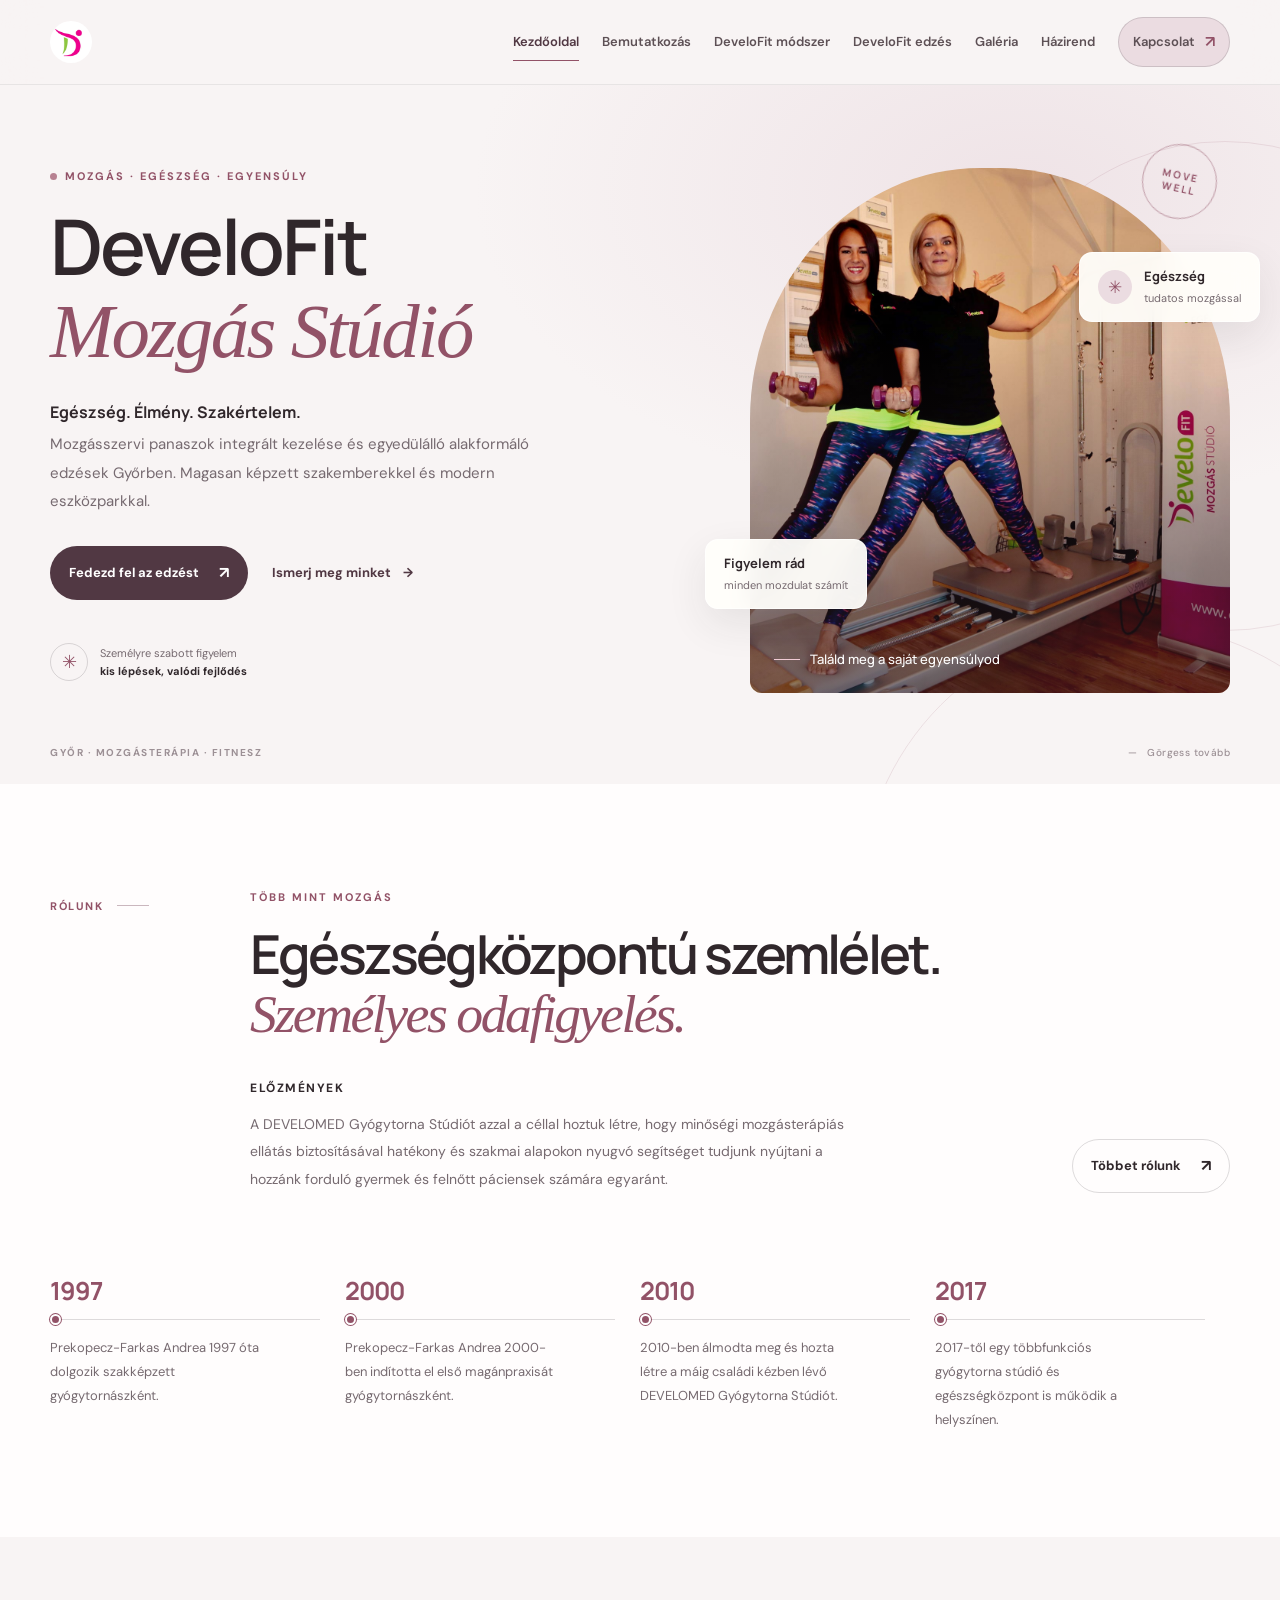
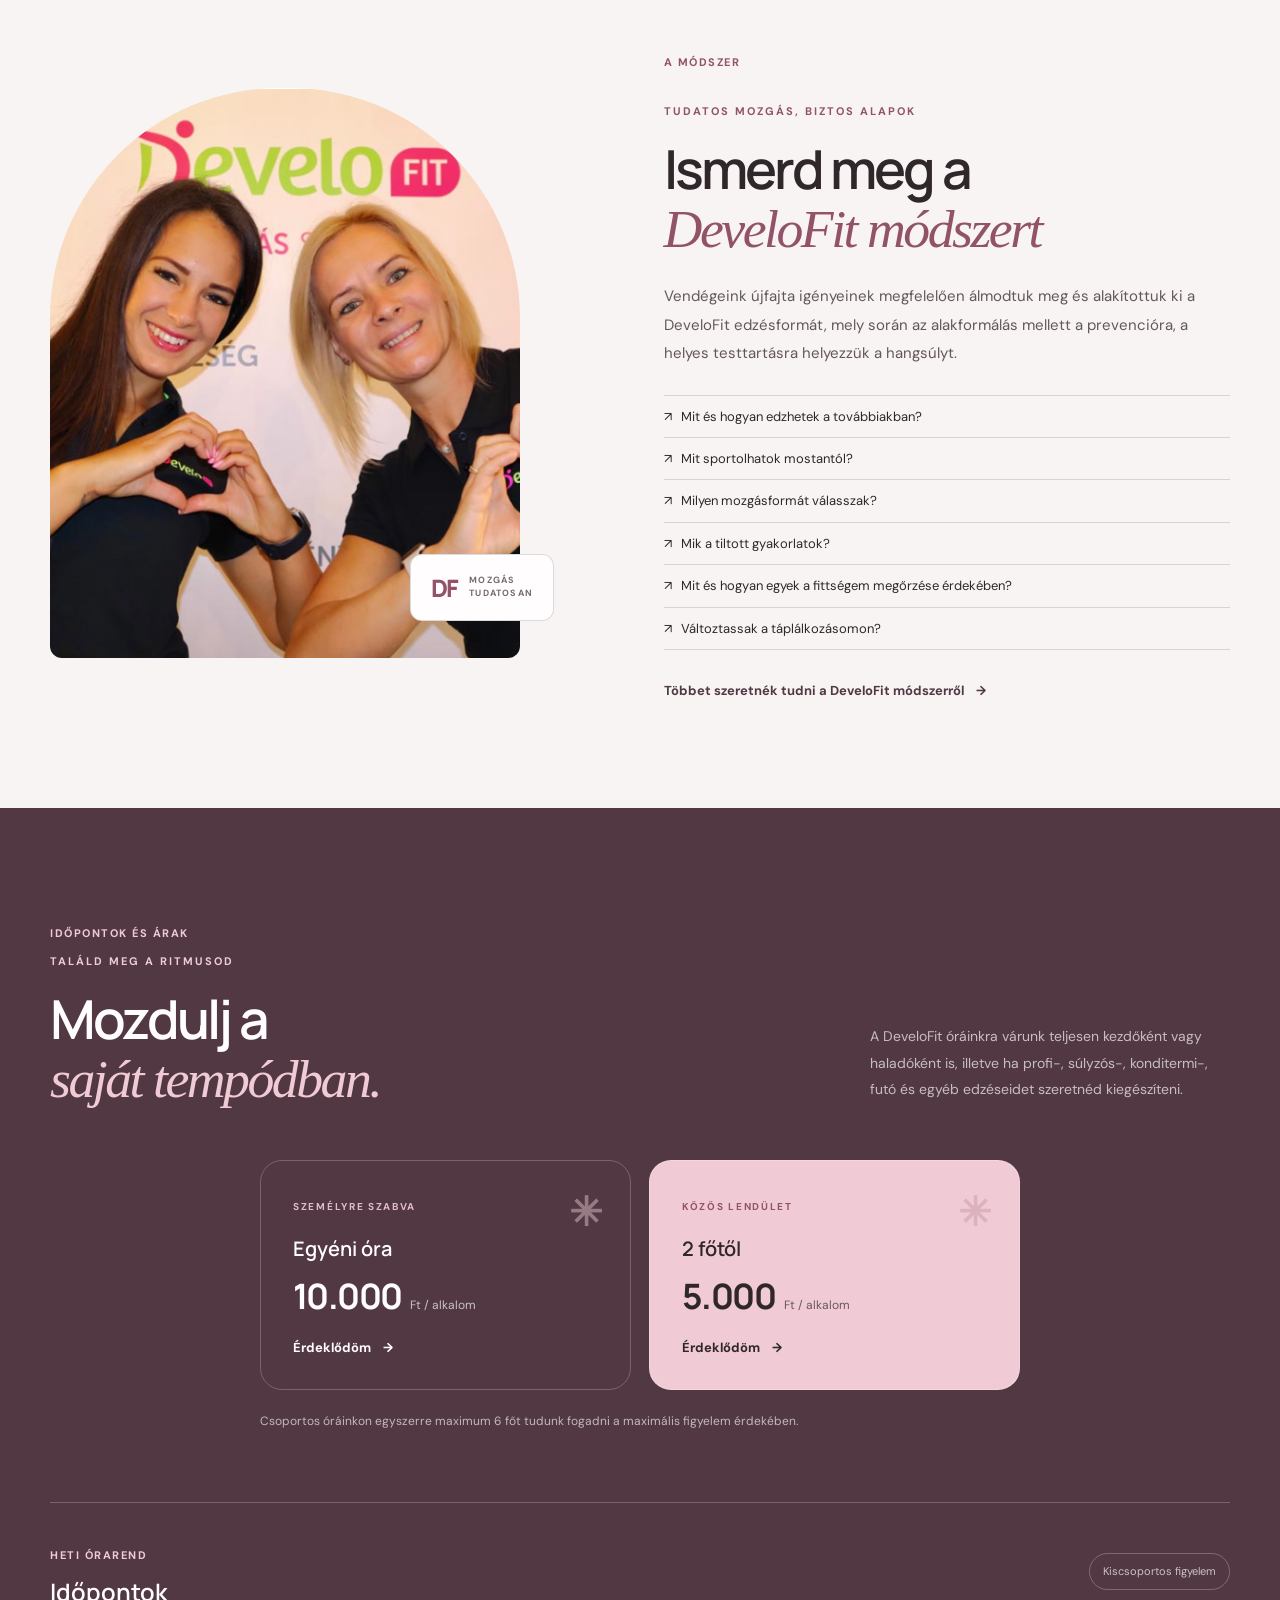
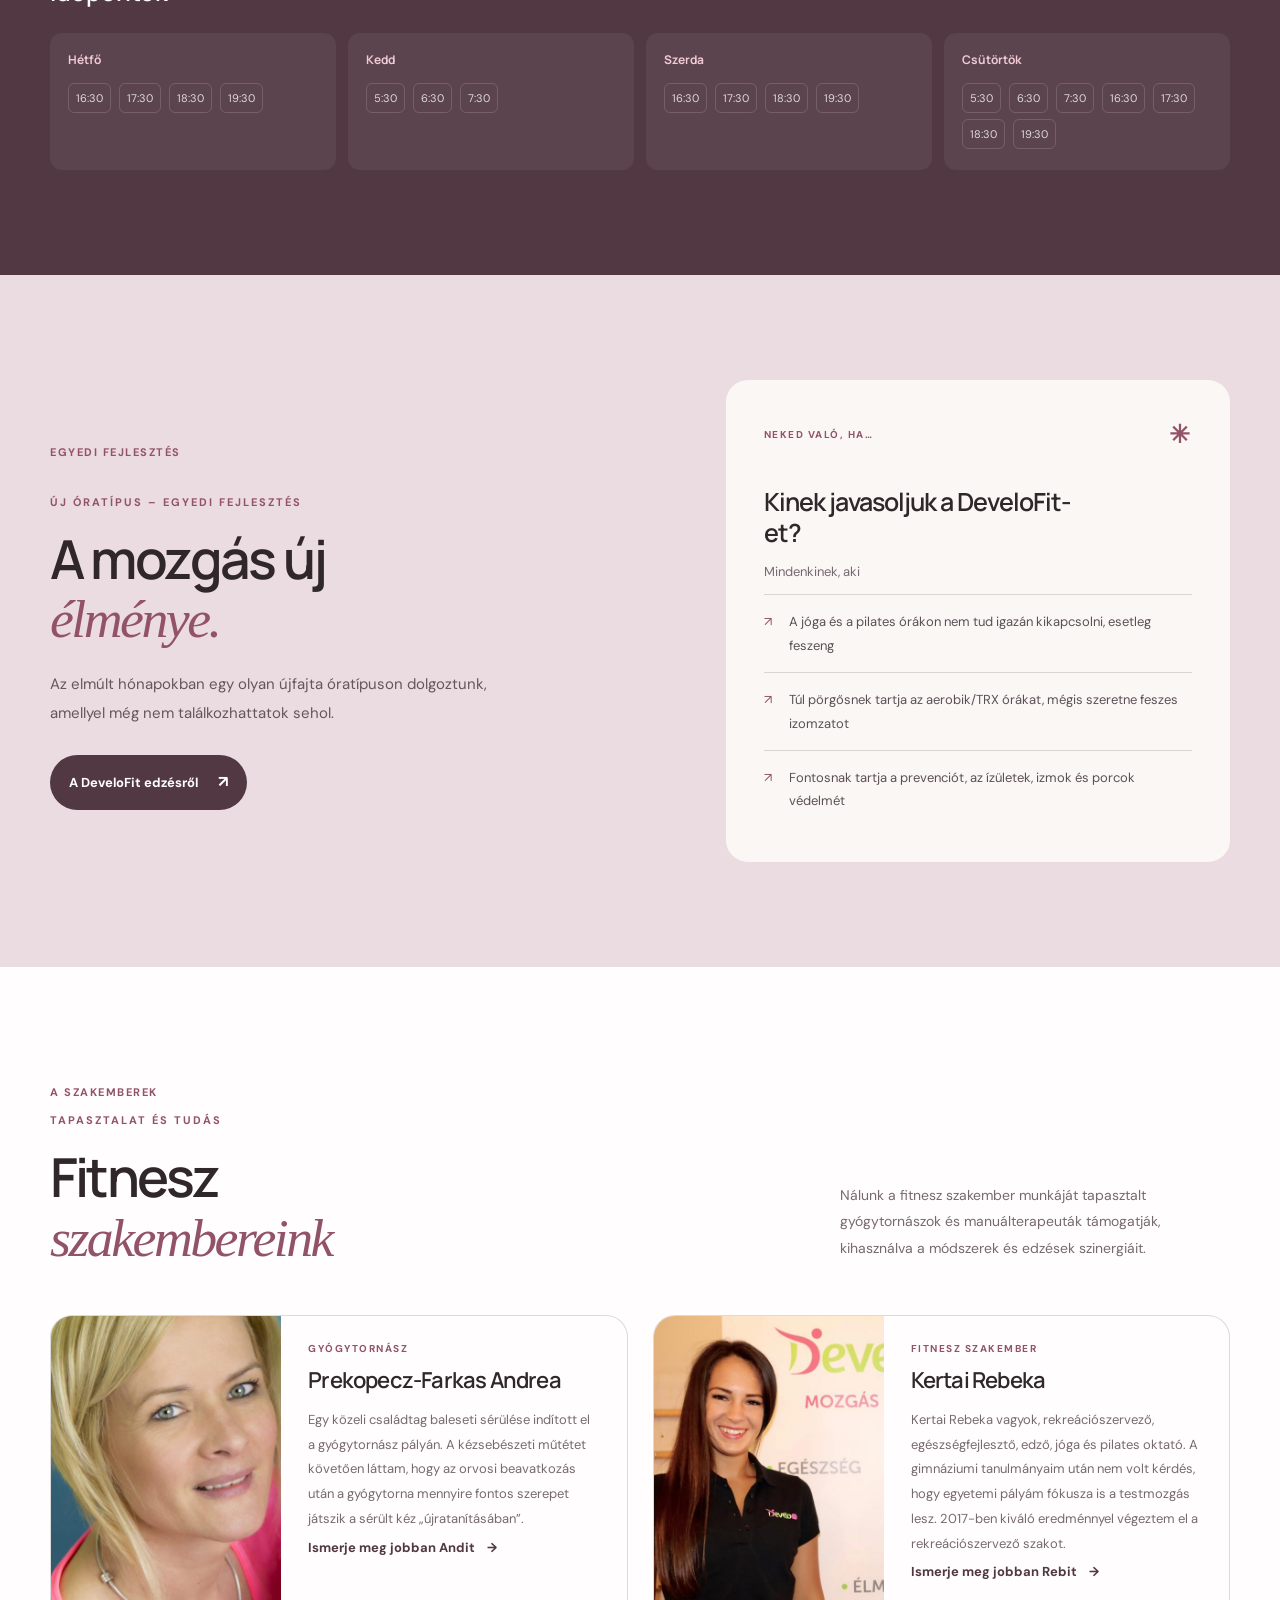
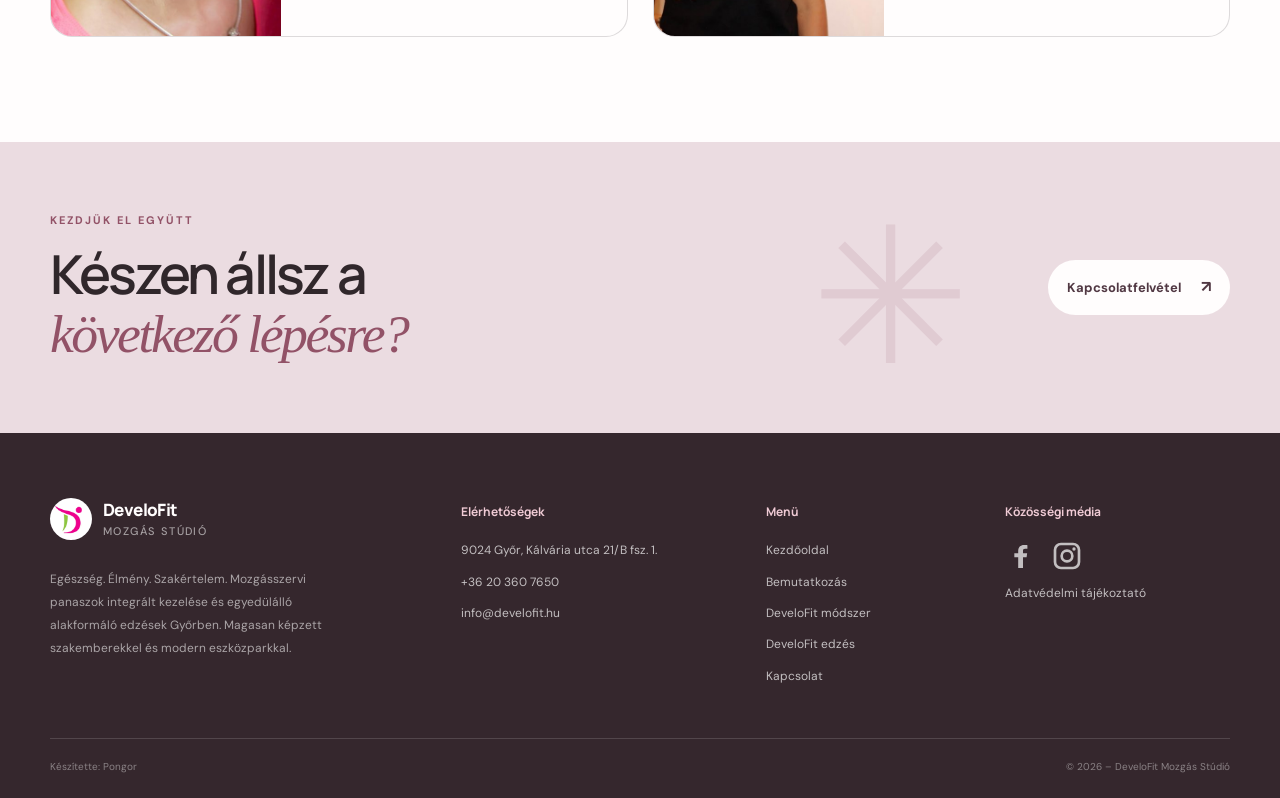
<file: index.html>
<!doctype html>
<html lang="hu">
  <head>
    <meta charset="utf-8">
    <meta name="viewport" content="width=device-width, initial-scale=1">
    <meta name="theme-color" content="#f8f4f4">
    <meta name="description" content="DeveloFit Mozgás Stúdió Győrben. Egészség. Élmény. Szakértelem.">
    <link rel="canonical" href="https://www.develofit.hu/">
    <meta property="og:type" content="website">
    <meta property="og:locale" content="hu_HU">
    <meta property="og:site_name" content="DeveloFit Mozgás Stúdió">
    <meta property="og:title" content="DeveloFit Mozgás Stúdió | Győr">
    <meta property="og:description" content="Mozgásszervi panaszok integrált kezelése és személyre szabott alakformáló edzések Győrben.">
    <meta property="og:url" content="https://www.develofit.hu/">
    <meta property="og:image" content="https://www.develofit.hu/pics/rebiesandiedzenek.jpg">
    <meta name="twitter:card" content="summary_large_image">
    <title>DeveloFit Mozgás Stúdió | Egészség. Élmény. Szakértelem.</title>
    <script type="application/ld+json">
      {
        "@context": "https://schema.org",
        "@type": "HealthClub",
        "name": "DeveloFit Mozgás Stúdió",
        "description": "Mozgásszervi panaszok integrált kezelése és személyre szabott alakformáló edzések Győrben.",
        "url": "https://www.develofit.hu/",
        "telephone": "+36 20 360 7650",
        "email": "info@develofit.hu",
        "address": {
          "@type": "PostalAddress",
          "streetAddress": "Kálvária utca 21/B fsz. 1.",
          "addressLocality": "Győr",
          "postalCode": "9024",
          "addressCountry": "HU"
        }
      }
    </script>
    <link rel="icon" type="image/png" href="pics/develofit-favicon.png">
    <link rel="preconnect" href="https://fonts.googleapis.com">
    <link rel="preconnect" href="https://fonts.gstatic.com" crossorigin>
    <link href="https://fonts.googleapis.com/css2?family=DM+Sans:wght@400;500;600;700&family=Manrope:wght@400;500;600;700;800&display=swap" rel="stylesheet">
    <link rel="stylesheet" href="styles.css">
    <script src="script.js" defer></script>
  </head>
  <body>
    <a class="skip-link" href="#main">Ugrás a tartalomhoz</a>
    <header class="site-header">
      <div class="container header-inner">
        <a class="brand" href="index.html" aria-label="DeveloFit kezdőoldal"><img class="brand-mark" src="pics/develofit-favicon.png" alt=""></a>
        <button class="menu-toggle" aria-expanded="false" aria-controls="site-nav" aria-label="Menü megnyitása"><span></span><span></span></button>
        <nav class="site-nav" id="site-nav" aria-label="Fő navigáció">
          <a href="index.html" aria-current="page">Kezdőoldal</a>
          <a href="bemutatkozas.html">Bemutatkozás</a>
          <a href="develofit-modszer.html">DeveloFit módszer</a>
          <a href="develofit-edzes.html">DeveloFit edzés</a>
          <a href="bemutatkozas.html#galeria">Galéria</a>
          <a href="kapcsolat.html#hazirend">Házirend</a>
          <a class="nav-contact" href="kapcsolat.html#kapcsolat">Kapcsolat<span>↗</span></a>
        </nav>
      </div>
    </header>
    <main id="main">
      <section class="hero">
        <div class="orbit orbit-one"></div>
        <div class="orbit orbit-two"></div>
        <div class="container hero-grid">
          <div class="hero-copy reveal">
            <p class="eyebrow"><span class="dot"></span>MOZGÁS · EGÉSZSÉG · EGYENSÚLY</p>
            <h1>DeveloFit<br><em>Mozgás Stúdió</em></h1>
            <p class="hero-lead">Egészség. Élmény. Szakértelem.</p>
            <p class="hero-description">Mozgásszervi panaszok integrált kezelése és egyedülálló alakformáló edzések Győrben. Magasan képzett szakemberekkel és modern eszközparkkal.</p>
            <div class="hero-actions">
              <a class="button button-dark" href="develofit-edzes.html">Fedezd fel az edzést<span> ↗</span></a>
              <a class="text-link" href="bemutatkozas.html">Ismerj meg minket<span> →</span></a>
            </div>
            <div class="hero-note"><span class="note-icon">✳</span><span>Személyre szabott figyelem<br><strong>kis lépések, valódi fejlődés</strong></span></div>
          </div>
          <div class="hero-visual reveal" data-delay="120">
            <div class="hero-image">
              <img src="pics/rebiesandiedzenek.jpg" alt="Tudatos mozgás egy világos edzőtérben">
              <div class="image-overlay"></div>
              <div class="image-caption"><span></span>Találd meg a saját egyensúlyod</div>
            </div>
            <div class="floating-card card-top"><span class="float-symbol">✳</span><span><strong>Egészség</strong><small>tudatos mozgással</small></span></div>
            <div class="floating-card card-bottom"><span><strong>Figyelem rád</strong><small>minden mozdulat számít</small></span></div>
            <span class="visual-stamp">MOVE<br>WELL</span> </div>
        </div>
        <div class="container hero-bottom"><span>GYŐR · MOZGÁSTERÁPIA · FITNESZ</span><span class="scroll-cue">— &nbsp; Görgess tovább</span></div>
      </section>
      <section class="intro section-pad">
        <div class="container intro-grid">
          <div class="section-index">RÓLUNK<span></span></div>
          <div class="intro-main reveal">
            <p class="eyebrow">TÖBB MINT MOZGÁS</p>
            <h2>Egészségközpontú szemlélet.<br><em>Személyes odafigyelés.</em></h2>
            <div class="intro-body">
              <div>
                <h3>ELŐZMÉNYEK</h3>
                <p>A DEVELOMED Gyógytorna Stúdiót azzal a céllal hoztuk létre, hogy minőségi mozgásterápiás ellátás biztosításával hatékony és szakmai alapokon nyugvó segítséget tudjunk nyújtani a hozzánk forduló gyermek és felnőtt páciensek számára egyaránt.</p>
              </div>
              <a class="button button-outline" href="bemutatkozas.html">Többet rólunk<span> ↗</span></a>
            </div>
          </div>
        </div>
        <div class="container timeline">
          <article class="timeline-item reveal"><strong>1997</strong><span></span>
            <p>Prekopecz-Farkas Andrea 1997 óta dolgozik szakképzett gyógytornászként.</p>
          </article>
          <article class="timeline-item reveal" data-delay="80"><strong>2000</strong><span></span>
            <p>Prekopecz-Farkas Andrea 2000-ben indította el első magánpraxisát gyógytornászként.</p>
          </article>
          <article class="timeline-item reveal" data-delay="160"><strong>2010</strong><span></span>
            <p>2010-ben álmodta meg és hozta létre a máig családi kézben lévő DEVELOMED Gyógytorna Stúdiót.</p>
          </article>
          <article class="timeline-item reveal" data-delay="240"><strong>2017</strong><span></span>
            <p>2017-től egy többfunkciós gyógytorna stúdió és egészségközpont is működik a helyszínen.</p>
          </article>
        </div>
      </section>
      <section class="method section-pad">
        <div class="container method-grid">
          <div class="method-visual reveal">
            <img src="pics/rebiesandi.png" alt="Mozgás és testtudat egy világos stúdióban" loading="lazy">
            <div class="method-badge"><strong>DF</strong><span>MOZGÁS<br>TUDATOSAN</span></div>
          </div>
          <div class="method-copy reveal" data-delay="100">
            <p class="section-index">A MÓDSZER</p>
            <p class="eyebrow">TUDATOS MOZGÁS, BIZTOS ALAPOK</p>
            <h2>Ismerd meg a<br><em>DeveloFit módszert</em></h2>
            <p class="large-copy">Vendégeink újfajta igényeinek megfelelően álmodtuk meg és alakítottuk ki a DeveloFit edzésformát, mely során az alakformálás mellett a prevencióra, a helyes testtartásra helyezzük a hangsúlyt.</p>
            <div class="question-list">
              <p>↗ &nbsp; Mit és hogyan edzhetek a továbbiakban?</p>
              <p>↗ &nbsp; Mit sportolhatok mostantól?</p>
              <p>↗ &nbsp; Milyen mozgásformát válasszak?</p>
              <p>↗ &nbsp; Mik a tiltott gyakorlatok?</p>
              <p>↗ &nbsp; Mit és hogyan egyek a fittségem megőrzése érdekében?</p>
              <p>↗ &nbsp; Változtassak a táplálkozásomon?</p>
            </div>
            <a class="text-link" href="develofit-modszer.html">Többet szeretnék tudni a DeveloFit módszerről<span> →</span></a>
          </div>
        </div>
      </section>
      <section class="pricing section-pad">
        <div class="container">
          <div class="section-heading reveal">
            <div>
              <p class="section-index">IDŐPONTOK ÉS ÁRAK</p>
              <p class="eyebrow">TALÁLD MEG A RITMUSOD</p>
              <h2>Mozdulj a<br> <em>saját tempódban.</em> </h2>
            </div>
            <p class="heading-aside">A DeveloFit óráinkra várunk teljesen kezdőként vagy haladóként is, illetve ha profi-, súlyzós-, konditermi-, futó és egyéb edzéseidet szeretnéd kiegészíteni.</p>
          </div>
          <div class="price-cards">
            <article class="price-card reveal"> <span class="price-label">SZEMÉLYRE SZABVA</span>
              <h3>Egyéni óra</h3>
              <p class="price"><strong>10.000</strong> <span>Ft / alkalom</span></p>
              <a class="text-link" href="kapcsolat.html#kapcsolat">Érdeklődöm<span> →</span></a>
              <b class="price-star">✳</b></article>
            <article class="price-card featured reveal" data-delay="100"><span class="price-label">KÖZÖS LENDÜLET</span>
              <h3>2 főtől</h3>
              <p class="price"><strong>5.000</strong><span>Ft / alkalom</span></p>
              <a class="text-link" href="kapcsolat.html#kapcsolat">Érdeklődöm<span> →</span></a>
              <b class="price-star">✳</b></article>
          </div>
          <p class="price-note">Csoportos óráinkon egyszerre maximum 6 főt tudunk fogadni a maximális figyelem érdekében.</p>
          <div class="schedule reveal">
            <div class="schedule-heading">
              <div>
                <p class="section-index">HETI ÓRAREND</p>
                <h3>Időpontok</h3>
              </div>
                <span>Kiscsoportos figyelem</span></div>
            <div class="schedule-grid">
              <div>
                <h4>Hétfő</h4>
                <p>16:30</p>
                <p>17:30</p>
                <p>18:30</p>
                <p>19:30</p>
              </div>
              <div>
                <h4>Kedd</h4>
                <p>5:30</p>
                <p>6:30</p>
                <p>7:30</p>
              </div>
              <div>
                <h4>Szerda</h4>
                <p>16:30</p>
                <p>17:30</p>
                <p>18:30</p>
                <p>19:30</p>
              </div>
              <div>
                <h4>Csütörtök</h4>
                <p>5:30</p>
                <p>6:30</p>
                <p>7:30</p>
                <p>16:30</p>
                <p>17:30</p>
                <p>18:30</p>
                <p>19:30</p>
              </div>
            </div>
          </div>
        </div>
      </section>
      <section class="workout section-pad">
        <div class="container workout-grid">
          <div class="workout-copy reveal">
            <p class="section-index">EGYEDI FEJLESZTÉS</p>
            <p class="eyebrow">ÚJ ÓRATÍPUS – EGYEDI FEJLESZTÉS</p>
            <h2>A mozgás új<br><em>élménye.</em></h2>
            <p class="large-copy">Az elmúlt hónapokban egy olyan újfajta óratípuson dolgoztunk, amellyel még nem találkozhattatok sehol.</p>
            <a class="button button-dark" href="develofit-edzes.html">A DeveloFit edzésről<span> ↗</span></a>
          </div>
          <div class="workout-card reveal" data-delay="120">
            <div class="workout-card-top">NEKED VALÓ, HA…<span>✳</span></div>
            <h3>Kinek javasoljuk a DeveloFit-et?</h3>
            <p>Mindenkinek, aki</p>
            <ul>
              <li>A jóga és a pilates órákon nem tud igazán kikapcsolni, esetleg feszeng</li>
              <li>Túl pörgősnek tartja az aerobik/TRX órákat, mégis szeretne feszes izomzatot</li>
              <li>Fontosnak tartja a prevenciót, az ízületek, izmok és porcok védelmét</li>
            </ul>
          </div>
        </div>
      </section>
      <section class="team section-pad">
        <div class="container">
          <div class="team-heading reveal">
            <div>
              <p class="section-index">A SZAKEMBEREK</p>
              <p class="eyebrow">TAPASZTALAT ÉS TUDÁS</p>
              <h2>Fitnesz<br><em>szakembereink</em></h2>
            </div>
            <p>Nálunk a fitnesz szakember munkáját tapasztalt gyógytornászok és manuálterapeuták támogatják, kihasználva a módszerek és edzések szinergiáit.</p>
          </div>
          <div class="team-grid">
            <article class="team-card reveal">
              <div class="team-photo">
                <img src="pics/andrea.jpg" alt="Prekopecz-Farkas Andrea" loading="lazy">
                </div>
              <div class="team-info">
                <p class="team-role">GYÓGYTORNÁSZ</p>
                <h3>Prekopecz-Farkas Andrea</h3>
                <p>Egy közeli családtag baleseti sérülése indított el a gyógytornász pályán. A kézsebészeti műtétet követően láttam, hogy az orvosi beavatkozás után a gyógytorna mennyire fontos szerepet játszik a sérült kéz „újratanításában”.</p>
                <a class="text-link" href="andi.html">Ismerje meg jobban Andit<span> →</span></a>
              </div>
            </article>
            <article class="team-card reveal" data-delay="120">
              <div class="team-photo">
                <img src="pics/rebeka.jpg" alt="Kertai Rebeka" loading="lazy">
                </div>
              <div class="team-info">
                <p class="team-role">FITNESZ SZAKEMBER</p>
                <h3>Kertai Rebeka</h3>
                <p>Kertai Rebeka vagyok, rekreációszervező, egészségfejlesztő, edző, jóga és pilates oktató. A gimnáziumi tanulmányaim után nem volt kérdés, hogy egyetemi pályám fókusza is a testmozgás lesz. 2017-ben kiváló eredménnyel végeztem el a rekreációszervező szakot.</p>
                <a class="text-link" href="rebi.html">Ismerje meg jobban Rebit<span> →</span></a>
              </div>
            </article>
          </div>
        </div>
      </section>
      <section class="contact-cta">
        <div class="container cta-inner reveal">
          <div>
            <p class="eyebrow">KEZDJÜK EL EGYÜTT</p>
            <h2>Készen állsz a<br><em>következő lépésre?</em></h2>
          </div>
          <a class="button button-light" href="kapcsolat.html#kapcsolat">Kapcsolatfelvétel<span> ↗</span></a>
          <span class="cta-star">✳</span></div>
      </section>
    </main>
    <footer class="footer">
      <div class="container footer-grid">
        <div class="footer-brand">
          <a class="brand brand-light" href="index.html"><img class="brand-mark" src="pics/develofit-favicon.png" alt=""><span class="brand-name">DeveloFit<small>Mozgás Stúdió</small></span></a>
          <p>Egészség. Élmény. Szakértelem. Mozgásszervi panaszok integrált kezelése és egyedülálló alakformáló edzések Győrben. Magasan képzett szakemberekkel és modern eszközparkkal.</p>
        </div>
        <div class="footer-col">
          <h3>Elérhetőségek</h3>
          <a href="https://maps.google.com/?q=9024+Győr,+Kálvária+utca+21/B">9024 Győr, Kálvária utca 21/B fsz. 1.</a>
          <a href="tel:+36203607650">+36 20 360 7650</a>
          <a href="mailto:info@develofit.hu">info@develofit.hu</a>
        </div>
        <div class="footer-col">
          <h3>Menü</h3>
          <a href="index.html">Kezdőoldal</a>
          <a href="bemutatkozas.html">Bemutatkozás</a>
          <a href="develofit-modszer.html">DeveloFit módszer</a>
          <a href="develofit-edzes.html">DeveloFit edzés</a>
          <a href="kapcsolat.html#kapcsolat">Kapcsolat</a>
        </div>
        <div class="footer-col">
          <h3>Közösségi média</h3>
          <div class="footer-social-links">
            <a class="footer-social-link" href="https://www.facebook.com/develofit" target="_blank" rel="noopener" aria-label="Facebook">
              <svg aria-hidden="true" focusable="false" viewBox="0 0 24 24"><path d="M13.5 21v-8h2.7l.4-3h-3.1V8.1c0-.9.3-1.5 1.6-1.5h1.7V3.9c-.3 0-1.4-.1-2.6-.1-2.6 0-4.3 1.6-4.3 4.5V10H7v3h2.9v8h3.6z"/></svg>
            </a>
            <a class="footer-social-link" href="https://www.instagram.com/develofitmozgasstudio/" target="_blank" rel="noopener" aria-label="Instagram">
              <svg aria-hidden="true" focusable="false" viewBox="0 0 24 24"><path d="M7.5 2h9A5.5 5.5 0 0 1 22 7.5v9a5.5 5.5 0 0 1-5.5 5.5h-9A5.5 5.5 0 0 1 2 16.5v-9A5.5 5.5 0 0 1 7.5 2zm0 2A3.5 3.5 0 0 0 4 7.5v9A3.5 3.5 0 0 0 7.5 20h9a3.5 3.5 0 0 0 3.5-3.5v-9A3.5 3.5 0 0 0 16.5 4h-9zM12 7a5 5 0 1 1 0 10 5 5 0 0 1 0-10zm0 2a3 3 0 1 0 0 6 3 3 0 0 0 0-6zm5.25-3.5a1.25 1.25 0 1 1 0 2.5 1.25 1.25 0 0 1 0-2.5z"/></svg>
            </a>
          </div>
          <a href="adatvedelmi-tajekoztato.html">Adatvédelmi tájékoztató</a>
        </div>
      </div>
      <div class="container footer-bottom"><span>Készítette: Pongor </span><span>© 2026 – DeveloFit Mozgás Stúdió</span></div>
    </footer>
  </body>
</html>
</file>
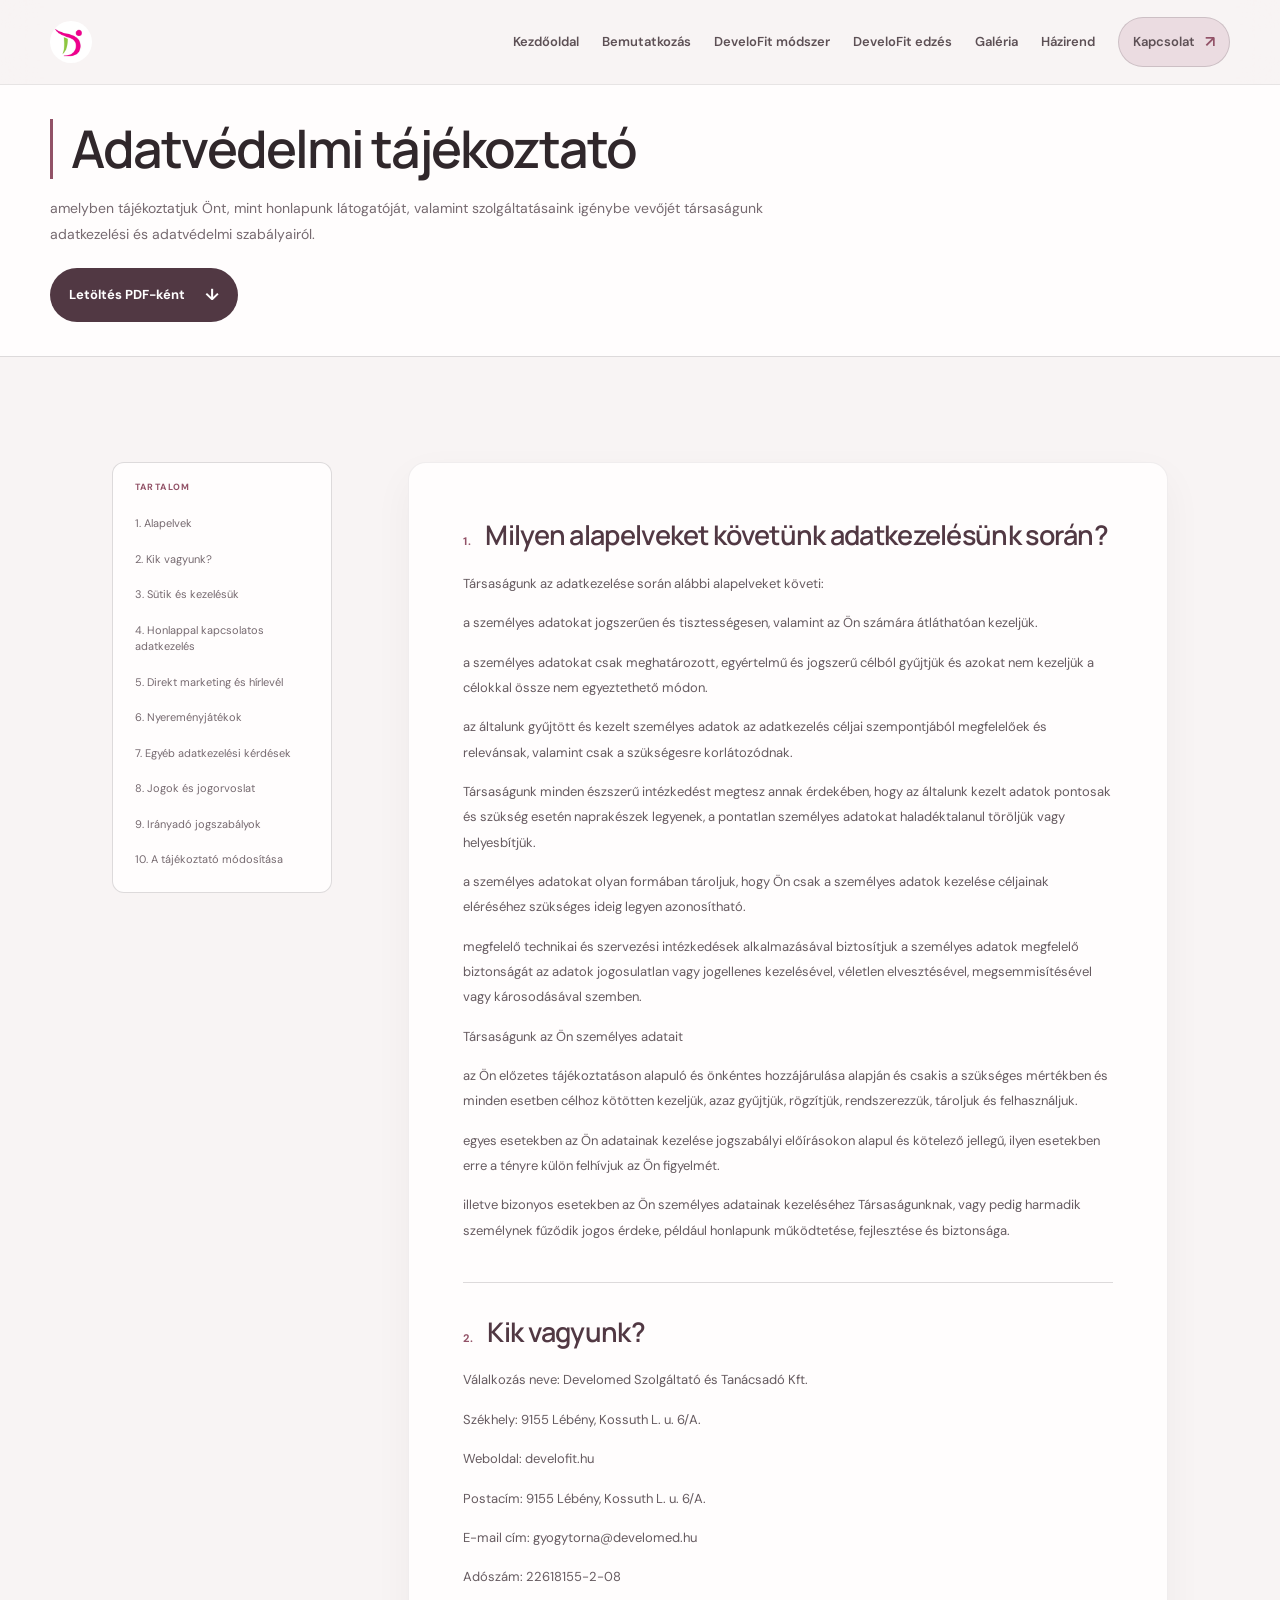
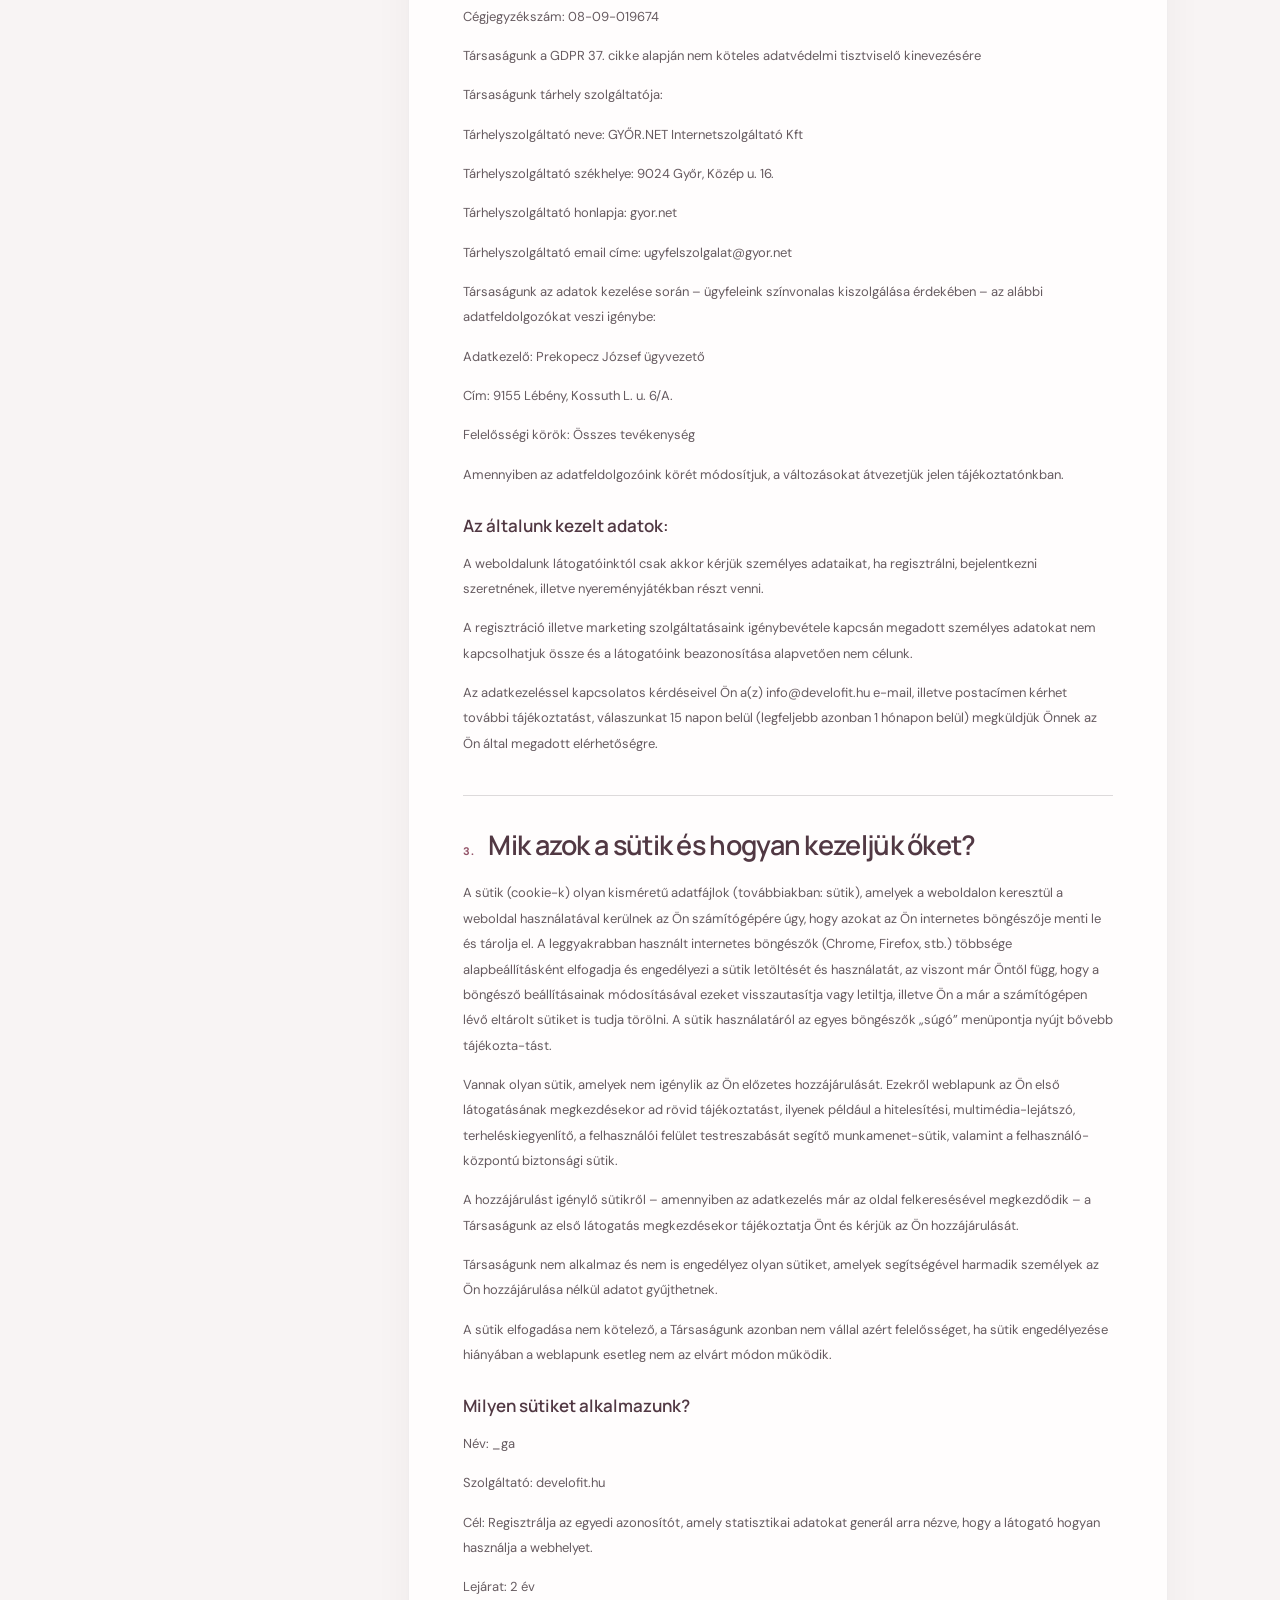
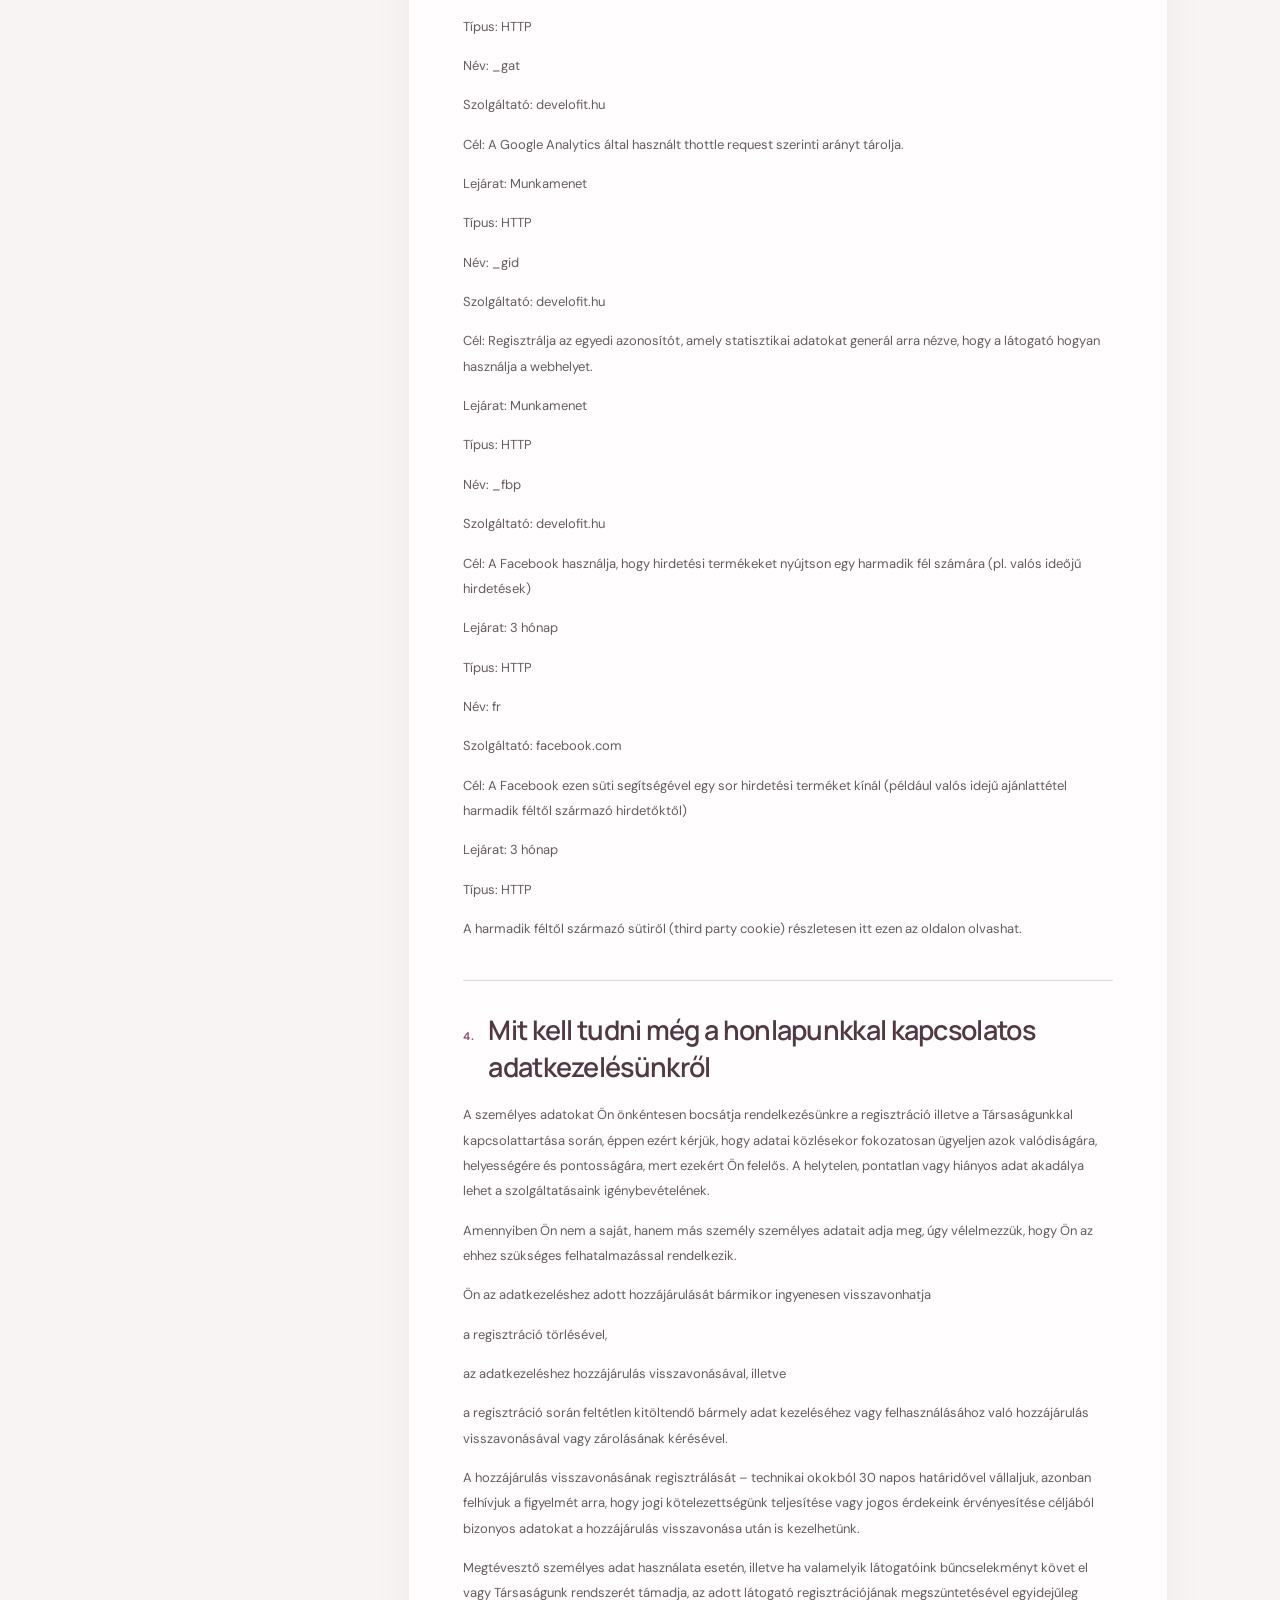
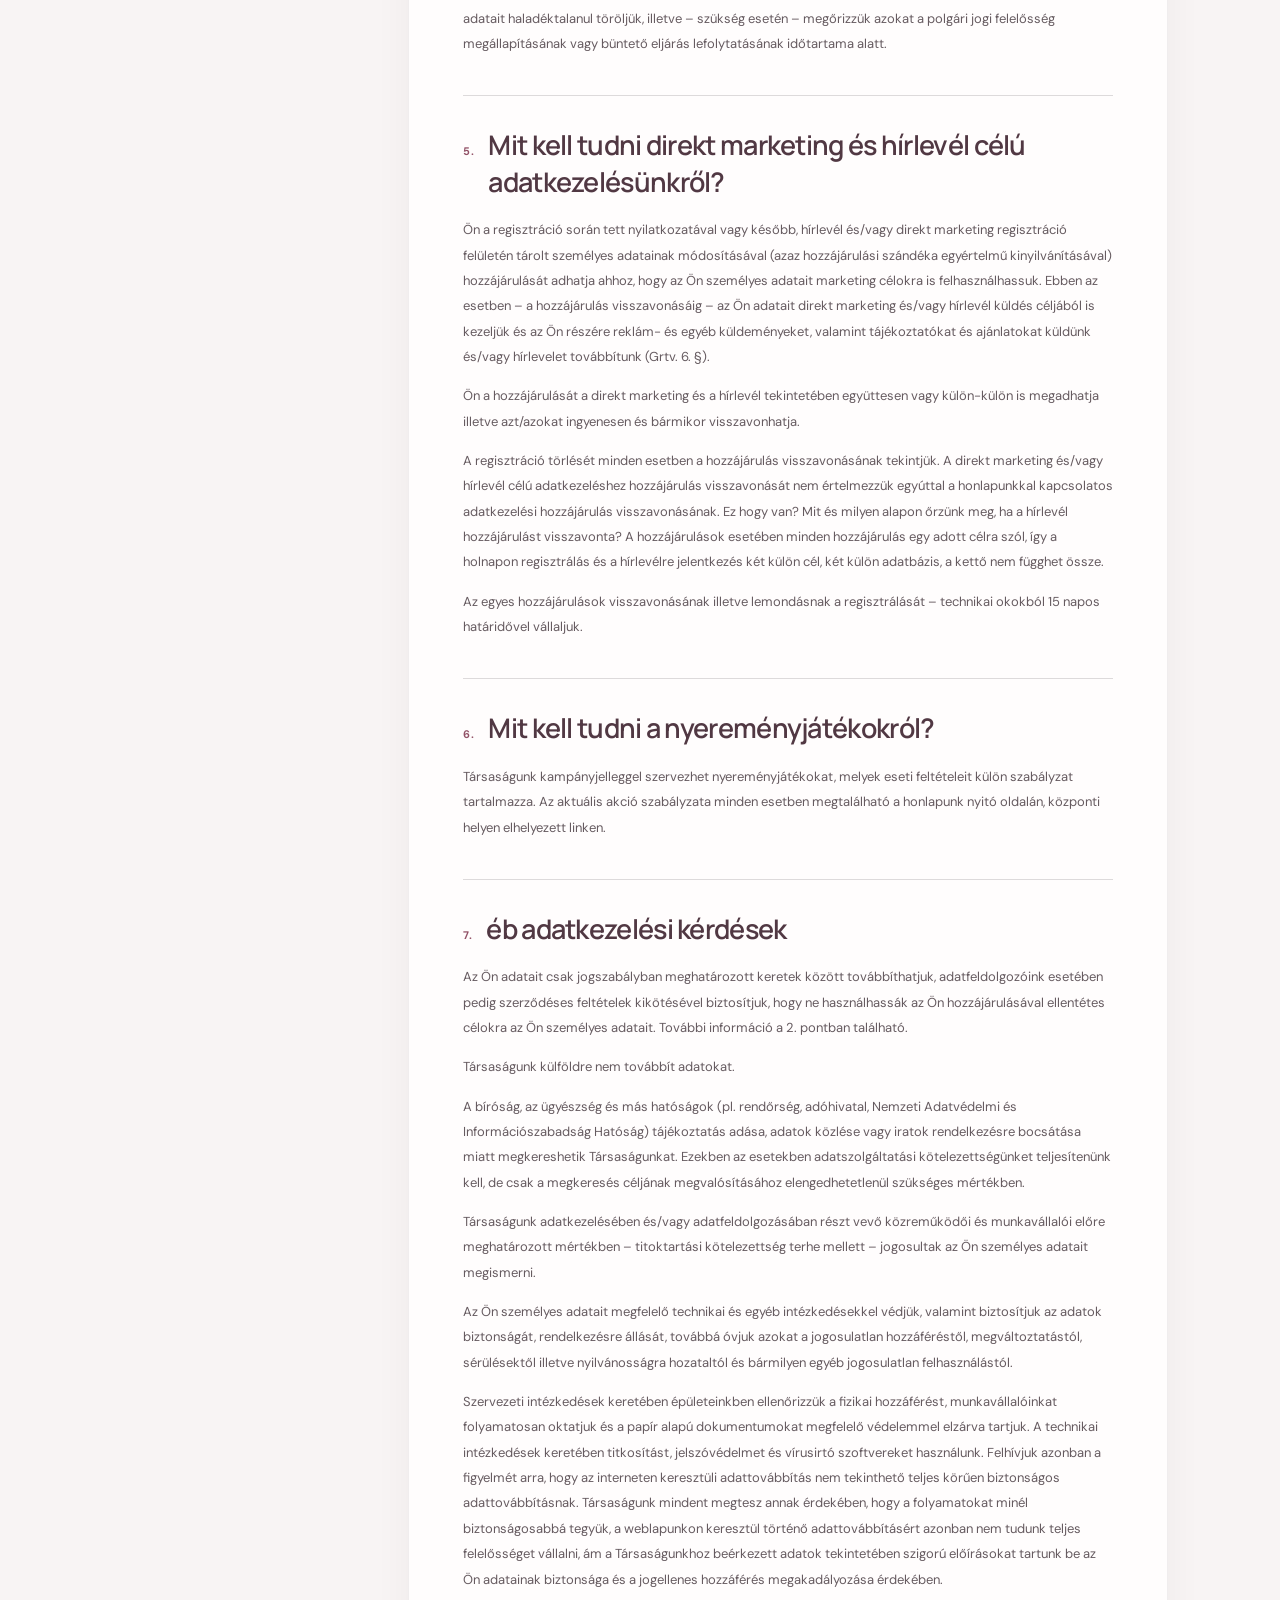
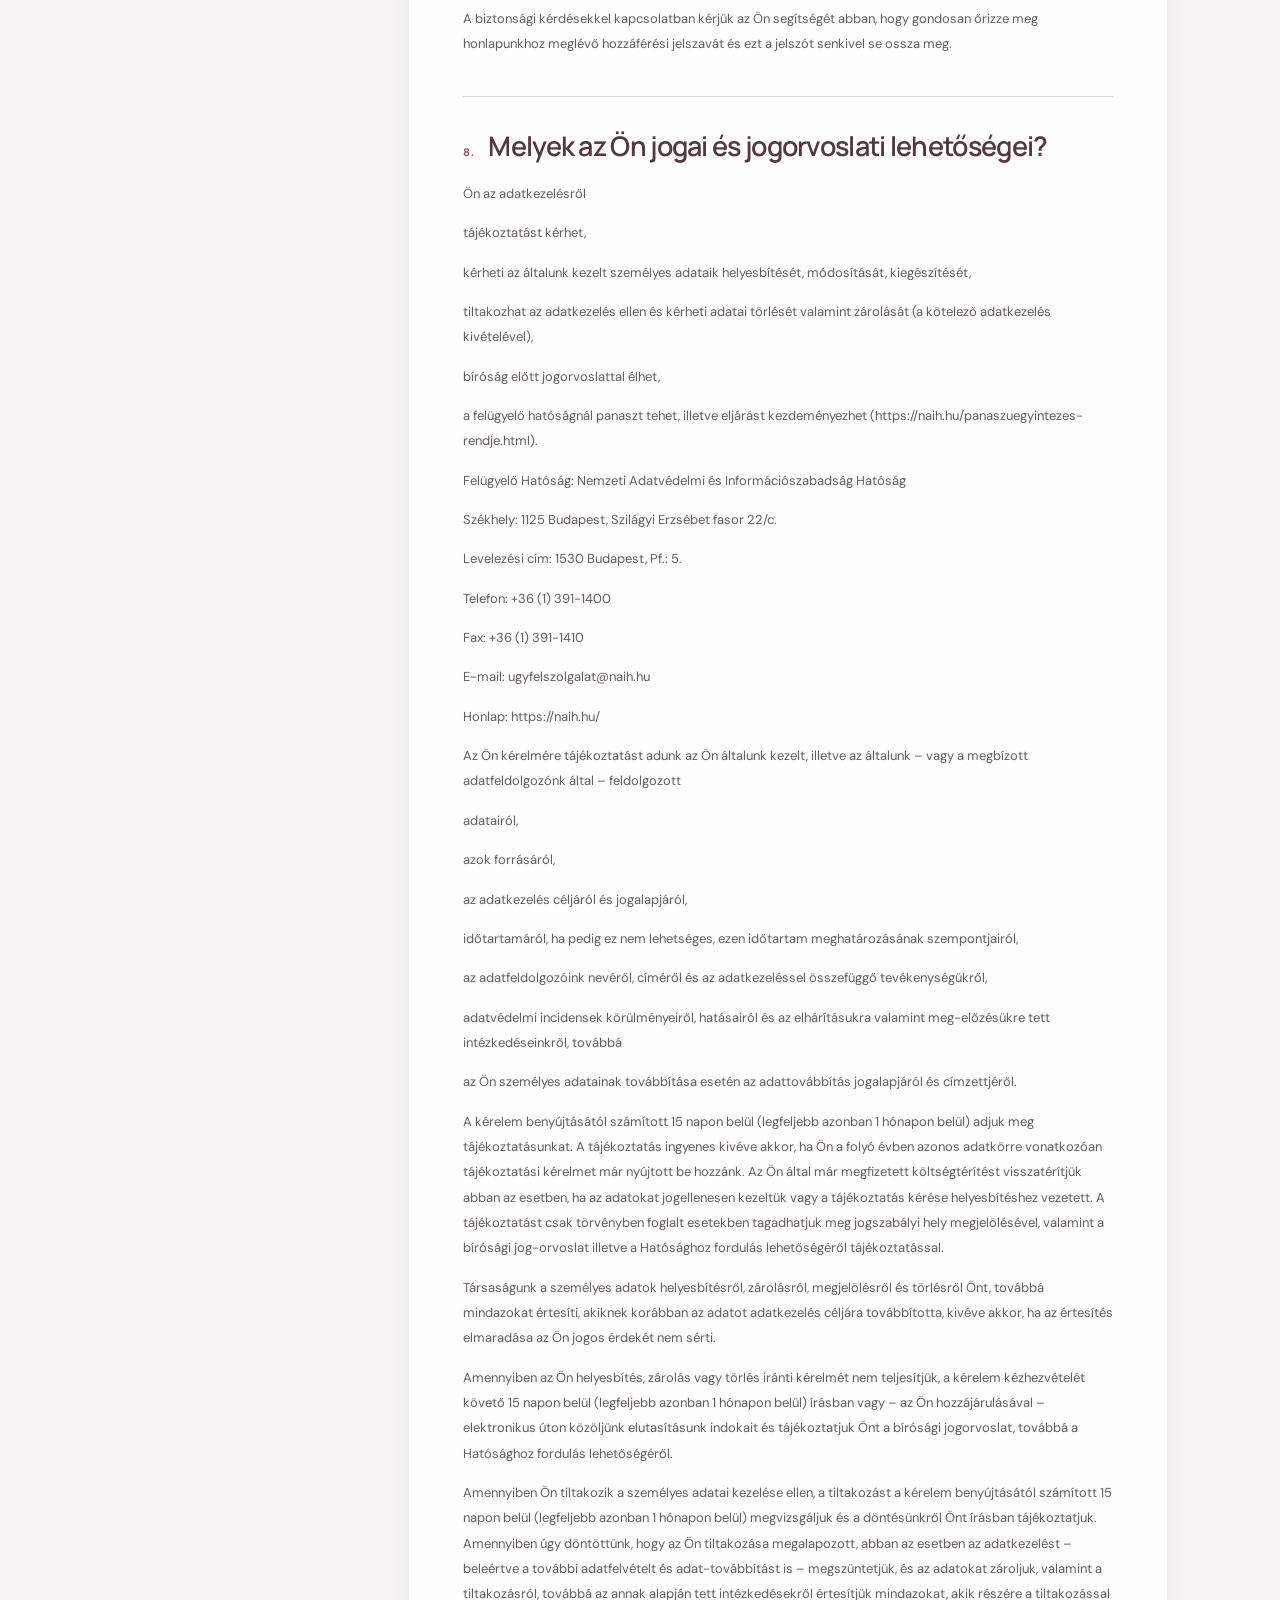
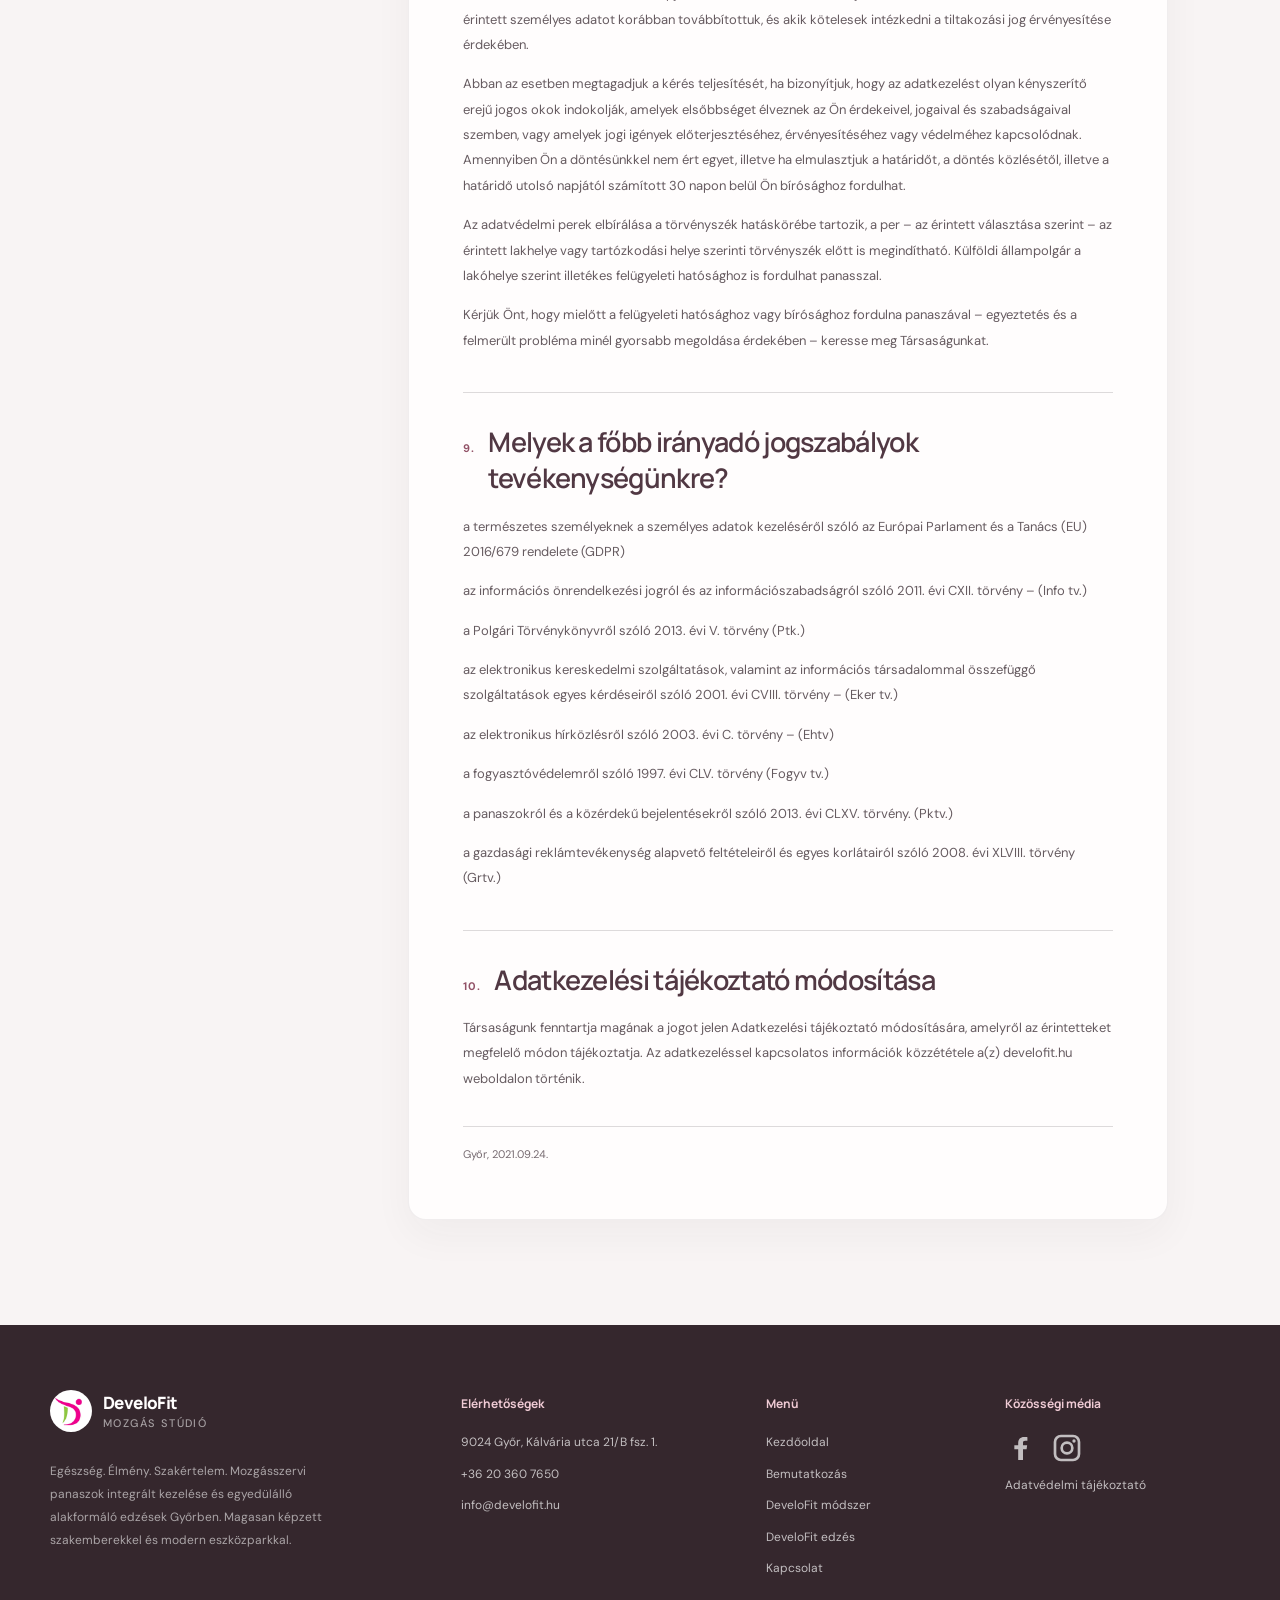
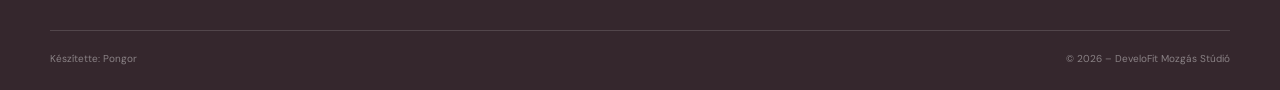
<file: adatvedelmi-tajekoztato.html>
<!doctype html>
<html lang="hu">
  <head>
    <meta charset="utf-8">
    <meta name="viewport" content="width=device-width, initial-scale=1">
    <meta name="theme-color" content="#f8f4f4">
    <meta name="description" content="A DeveloFit Mozgás Stúdió adatvédelmi tájékoztatója.">
    <link rel="canonical" href="https://www.develofit.hu/adatvedelmi-tajekoztato.html">
    <meta property="og:type" content="article">
    <meta property="og:locale" content="hu_HU">
    <meta property="og:site_name" content="DeveloFit Mozgás Stúdió">
    <meta property="og:title" content="Adatvédelmi tájékoztató | DeveloFit">
    <meta property="og:description" content="A DeveloFit Mozgás Stúdió adatvédelmi tájékoztatója.">
    <meta property="og:url" content="https://www.develofit.hu/adatvedelmi-tajekoztato.html">
    <meta property="og:image" content="https://www.develofit.hu/pics/develofit-favicon.png">
    <meta name="twitter:card" content="summary_large_image">
    <title>Adatv&#233;delmi t&#225;j&#233;koztat&#243; | DeveloFit Mozgás Stúdió</title>
    <link rel="icon" type="image/png" href="pics/develofit-favicon.png">
    <link rel="preconnect" href="https://fonts.googleapis.com">
    <link rel="preconnect" href="https://fonts.gstatic.com" crossorigin>
    <link href="https://fonts.googleapis.com/css2?family=DM+Sans:wght@400;500;600;700&family=Manrope:wght@400;500;600;700;800&display=swap" rel="stylesheet">
    <link rel="stylesheet" href="styles.css">
    <script src="script.js" defer></script>
  </head>
  <body>
    <a class="skip-link" href="#main">Ugrás a tartalomhoz</a>
    <header class="site-header">
      <div class="container header-inner">
        <a class="brand" href="index.html" aria-label="DeveloFit kezdőoldal"><img class="brand-mark" src="pics/develofit-favicon.png" alt=""></a>
        <button class="menu-toggle" aria-expanded="false" aria-controls="site-nav" aria-label="Menü megnyitása"><span></span><span></span></button>
        <nav class="site-nav" id="site-nav" aria-label="Fő navigáció">
          <a href="index.html">Kezdőoldal</a>
          <a href="bemutatkozas.html">Bemutatkozás</a>
          <a href="develofit-modszer.html">DeveloFit módszer</a>
          <a href="develofit-edzes.html">DeveloFit edzés</a>
          <a href="bemutatkozas.html#galeria">Galéria</a>
          <a href="kapcsolat.html#hazirend">Házirend</a>
          <a class="nav-contact" href="kapcsolat.html#kapcsolat">Kapcsolat<span>↗</span></a>
        </nav>
      </div>
    </header>
    <main id="main">
      <section class="privacy-page-title">
        <div class="container">
          <h1>Adatv&#233;delmi t&#225;j&#233;koztat&#243;</h1>
          <p>amelyben t&#225;j&#233;koztatjuk &#214;nt, mint honlapunk l&#225;togat&#243;j&#225;t, valamint szolg&#225;ltat&#225;saink ig&#233;nybe vevőj&#233;t t&#225;rsas&#225;gunk adatkezel&#233;si &#233;s adatv&#233;delmi szab&#225;lyair&#243;l.</p>
          <div class="privacy-download">
            <a class="button button-dark" href="adatvedelmi-tajekoztato.pdf" download>Letöltés PDF-ként<span aria-hidden="true">↓</span></a>
          </div>
        </div>
      </section>
      <section class="privacy-content section-pad">
        <div class="container privacy-layout">
          <nav class="privacy-nav" aria-label="A tájékoztató fejezetei">
            <p>TARTALOM</p>
            <a href="#privacy-1">1. Alapelvek</a>
            <a href="#privacy-2">2. Kik vagyunk?</a>
            <a href="#privacy-3">3. S&#252;tik &#233;s kezel&#233;s&#252;k</a>
            <a href="#privacy-4">4. Honlappal kapcsolatos adatkezel&#233;s</a>
            <a href="#privacy-5">5. Direkt marketing &#233;s h&#237;rlev&#233;l</a>
            <a href="#privacy-6">6. Nyerem&#233;nyj&#225;t&#233;kok</a>
            <a href="#privacy-7">7. Egy&#233;b adatkezel&#233;si k&#233;rd&#233;sek</a>
            <a href="#privacy-8">8. Jogok &#233;s jogorvoslat</a>
            <a href="#privacy-9">9. Ir&#225;nyad&#243; jogszab&#225;lyok</a>
            <a href="#privacy-10">10. A t&#225;j&#233;koztat&#243; m&#243;dos&#237;t&#225;sa</a>
          </nav>
          <article class="privacy-document">
            <section id="privacy-1">
              <h2><span>1.</span> Milyen alapelveket k&#246;vet&#252;nk adatkezel&#233;s&#252;nk sor&#225;n?</h2>
              <p>T&#225;rsas&#225;gunk az adatkezel&#233;se sor&#225;n al&#225;bbi alapelveket k&#246;veti:</p>
              <p>a szem&#233;lyes adatokat jogszerűen &#233;s tisztess&#233;gesen, valamint az &#214;n sz&#225;m&#225;ra &#225;tl&#225;that&#243;an kezelj&#252;k.</p>
              <p>a szem&#233;lyes adatokat csak meghat&#225;rozott, egy&#233;rtelmű &#233;s jogszerű c&#233;lb&#243;l gyűjtj&#252;k &#233;s azokat nem kezelj&#252;k a c&#233;lokkal &#246;ssze nem egyeztethető m&#243;don.</p>
              <p>az &#225;ltalunk gyűjt&#246;tt &#233;s kezelt szem&#233;lyes adatok az adatkezel&#233;s c&#233;ljai szempontj&#225;b&#243;l megfelelőek &#233;s relev&#225;nsak, valamint csak a sz&#252;ks&#233;gesre korl&#225;toz&#243;dnak.</p>
              <p>T&#225;rsas&#225;gunk minden &#233;szszerű int&#233;zked&#233;st megtesz annak &#233;rdek&#233;ben, hogy az &#225;ltalunk kezelt adatok pontosak &#233;s sz&#252;ks&#233;g eset&#233;n naprak&#233;szek legyenek, a pontatlan szem&#233;lyes adatokat halad&#233;ktalanul t&#246;r&#246;lj&#252;k vagy helyesb&#237;tj&#252;k.</p>
              <p>a szem&#233;lyes adatokat olyan form&#225;ban t&#225;roljuk, hogy &#214;n csak a szem&#233;lyes adatok kezel&#233;se c&#233;ljainak el&#233;r&#233;s&#233;hez sz&#252;ks&#233;ges ideig legyen azonos&#237;that&#243;.</p>
              <p>megfelelő technikai &#233;s szervez&#233;si int&#233;zked&#233;sek alkalmaz&#225;s&#225;val biztos&#237;tjuk a szem&#233;lyes adatok megfelelő biztons&#225;g&#225;t az adatok jogosulatlan vagy jogellenes kezel&#233;s&#233;vel, v&#233;letlen elveszt&#233;s&#233;vel, megsemmis&#237;t&#233;s&#233;vel vagy k&#225;rosod&#225;s&#225;val szemben.</p>
              <p>T&#225;rsas&#225;gunk az &#214;n szem&#233;lyes adatait</p>
              <p>az &#214;n előzetes t&#225;j&#233;koztat&#225;son alapul&#243; &#233;s &#246;nk&#233;ntes hozz&#225;j&#225;rul&#225;sa alapj&#225;n &#233;s csakis a sz&#252;ks&#233;ges m&#233;rt&#233;kben &#233;s minden esetben c&#233;lhoz k&#246;t&#246;tten kezelj&#252;k, azaz gyűjtj&#252;k, r&#246;gz&#237;tj&#252;k, rendszerezz&#252;k, t&#225;roljuk &#233;s felhaszn&#225;ljuk.</p>
              <p>egyes esetekben az &#214;n adatainak kezel&#233;se jogszab&#225;lyi elő&#237;r&#225;sokon alapul &#233;s k&#246;telező jellegű, ilyen esetekben erre a t&#233;nyre k&#252;l&#246;n felh&#237;vjuk az &#214;n figyelm&#233;t.</p>
              <p>illetve bizonyos esetekben az &#214;n szem&#233;lyes adatainak kezel&#233;s&#233;hez T&#225;rsas&#225;gunknak, vagy pedig harmadik szem&#233;lynek fűződik jogos &#233;rdeke, p&#233;ld&#225;ul honlapunk műk&#246;dtet&#233;se, fejleszt&#233;se &#233;s biztons&#225;ga.</p>
            </section>
            <section id="privacy-2">
              <h2><span>2.</span> Kik vagyunk?</h2>
              <p>V&#225;lalkoz&#225;s neve: Develomed Szolg&#225;ltat&#243; &#233;s Tan&#225;csad&#243; Kft.</p>
              <p>Sz&#233;khely: 9155 L&#233;b&#233;ny, Kossuth L. u. 6/A.</p>
              <p>Weboldal: develofit.hu</p>
              <p>Postac&#237;m: 9155 L&#233;b&#233;ny, Kossuth L. u. 6/A.</p>
              <p>E-mail c&#237;m: gyogytorna@develomed.hu</p>
              <p>Ad&#243;sz&#225;m: 22618155-2-08</p>
              <p>C&#233;gjegyz&#233;ksz&#225;m: 08-09-019674</p>
              <p>T&#225;rsas&#225;gunk a GDPR 37. cikke alapj&#225;n nem k&#246;teles adatv&#233;delmi tisztviselő kinevez&#233;s&#233;re</p>
              <p>T&#225;rsas&#225;gunk t&#225;rhely szolg&#225;ltat&#243;ja:</p>
              <p>T&#225;rhelyszolg&#225;ltat&#243; neve: GYŐR.NET Internetszolg&#225;ltat&#243; Kft</p>
              <p>T&#225;rhelyszolg&#225;ltat&#243; sz&#233;khelye: 9024 Győr, K&#246;z&#233;p u. 16.</p>
              <p>T&#225;rhelyszolg&#225;ltat&#243; honlapja: gyor.net</p>
              <p>T&#225;rhelyszolg&#225;ltat&#243; email c&#237;me: ugyfelszolgalat@gyor.net</p>
              <p>T&#225;rsas&#225;gunk az adatok kezel&#233;se sor&#225;n – &#252;gyfeleink sz&#237;nvonalas kiszolg&#225;l&#225;sa &#233;rdek&#233;ben – az al&#225;bbi adatfeldolgoz&#243;kat veszi ig&#233;nybe:</p>
              <p>Adatkezelő: Prekopecz J&#243;zsef &#252;gyvezető</p>
              <p>C&#237;m: 9155 L&#233;b&#233;ny, Kossuth L. u. 6/A.</p>
              <p>Felelőss&#233;gi k&#246;r&#246;k: &#214;sszes tev&#233;kenys&#233;g</p>
              <p>Amennyiben az adatfeldolgoz&#243;ink k&#246;r&#233;t m&#243;dos&#237;tjuk, a v&#225;ltoz&#225;sokat &#225;tvezetj&#252;k jelen t&#225;j&#233;koztat&#243;nkban.</p>
              <h3>Az &#225;ltalunk kezelt adatok:</h3>
              <p>A weboldalunk l&#225;togat&#243;inkt&#243;l csak akkor k&#233;rj&#252;k szem&#233;lyes adataikat, ha regisztr&#225;lni, bejelentkezni szeretn&#233;nek, illetve nyerem&#233;nyj&#225;t&#233;kban r&#233;szt venni.</p>
              <p>A regisztr&#225;ci&#243; illetve marketing szolg&#225;ltat&#225;saink ig&#233;nybev&#233;tele kapcs&#225;n megadott szem&#233;lyes adatokat nem kapcsolhatjuk &#246;ssze &#233;s a l&#225;togat&#243;ink beazonos&#237;t&#225;sa alapvetően nem c&#233;lunk.</p>
              <p>Az adatkezel&#233;ssel kapcsolatos k&#233;rd&#233;seivel &#214;n a(z) info@develofit.hu e-mail, illetve postac&#237;men k&#233;rhet tov&#225;bbi t&#225;j&#233;koztat&#225;st, v&#225;laszunkat 15 napon bel&#252;l (legfeljebb azonban 1 h&#243;napon bel&#252;l) megk&#252;ldj&#252;k &#214;nnek az &#214;n &#225;ltal megadott el&#233;rhetős&#233;gre.</p>
            </section>
            <section id="privacy-3">
              <h2><span>3.</span> Mik azok a s&#252;tik &#233;s hogyan kezelj&#252;k őket?</h2>
              <p>A s&#252;tik (cookie-k) olyan kism&#233;retű adatf&#225;jlok (tov&#225;bbiakban: s&#252;tik), amelyek a weboldalon kereszt&#252;l a weboldal haszn&#225;lat&#225;val ker&#252;lnek az &#214;n sz&#225;m&#237;t&#243;g&#233;p&#233;re &#250;gy, hogy azokat az &#214;n internetes b&#246;ng&#233;szője menti le &#233;s t&#225;rolja el. A leggyakrabban haszn&#225;lt internetes b&#246;ng&#233;szők (Chrome, Firefox, stb.) t&#246;bbs&#233;ge alapbe&#225;ll&#237;t&#225;sk&#233;nt elfogadja &#233;s enged&#233;lyezi a s&#252;tik let&#246;lt&#233;s&#233;t &#233;s haszn&#225;lat&#225;t, az viszont m&#225;r &#214;ntől f&#252;gg, hogy a b&#246;ng&#233;sző be&#225;ll&#237;t&#225;sainak m&#243;dos&#237;t&#225;s&#225;val ezeket visszautas&#237;tja vagy letiltja, illetve &#214;n a m&#225;r a sz&#225;m&#237;t&#243;g&#233;pen l&#233;vő elt&#225;rolt s&#252;tiket is tudja t&#246;r&#246;lni.  A s&#252;tik haszn&#225;lat&#225;r&#243;l az egyes b&#246;ng&#233;szők „s&#250;g&#243;” men&#252;pontja ny&#250;jt bővebb t&#225;j&#233;kozta-t&#225;st.</p>
              <p>Vannak olyan s&#252;tik, amelyek nem ig&#233;nylik az &#214;n előzetes hozz&#225;j&#225;rul&#225;s&#225;t. Ezekről weblapunk az &#214;n első l&#225;togat&#225;s&#225;nak megkezd&#233;sekor ad r&#246;vid t&#225;j&#233;koztat&#225;st, ilyenek p&#233;ld&#225;ul a hiteles&#237;t&#233;si, multim&#233;dia-lej&#225;tsz&#243;, terhel&#233;skiegyenl&#237;tő, a felhaszn&#225;l&#243;i fel&#252;let testreszab&#225;s&#225;t seg&#237;tő munkamenet-s&#252;tik, valamint a felhaszn&#225;l&#243;-k&#246;zpont&#250; biztons&#225;gi s&#252;tik.</p>
              <p>A hozz&#225;j&#225;rul&#225;st ig&#233;nylő s&#252;tikről – amennyiben az adatkezel&#233;s m&#225;r az oldal felkeres&#233;s&#233;vel megkezdődik – a T&#225;rsas&#225;gunk az első l&#225;togat&#225;s megkezd&#233;sekor t&#225;j&#233;koztatja &#214;nt &#233;s k&#233;rj&#252;k az &#214;n hozz&#225;j&#225;rul&#225;s&#225;t.</p>
              <p>T&#225;rsas&#225;gunk nem alkalmaz &#233;s nem is enged&#233;lyez olyan s&#252;tiket, amelyek seg&#237;ts&#233;g&#233;vel harmadik szem&#233;lyek az &#214;n hozz&#225;j&#225;rul&#225;sa n&#233;lk&#252;l adatot gyűjthetnek.</p>
              <p>A s&#252;tik elfogad&#225;sa nem k&#246;telező, a T&#225;rsas&#225;gunk azonban nem v&#225;llal az&#233;rt felelőss&#233;get, ha s&#252;tik enged&#233;lyez&#233;se hi&#225;ny&#225;ban a weblapunk esetleg nem az elv&#225;rt m&#243;don műk&#246;dik.</p>
              <h3>Milyen s&#252;tiket alkalmazunk?</h3>
              <p>N&#233;v: _ga</p>
              <p>Szolg&#225;ltat&#243;: develofit.hu</p>
              <p>C&#233;l: Regisztr&#225;lja az egyedi azonos&#237;t&#243;t, amely statisztikai adatokat gener&#225;l arra n&#233;zve, hogy a l&#225;togat&#243; hogyan haszn&#225;lja a webhelyet.</p>
              <p>Lej&#225;rat: 2 &#233;v</p>
              <p>T&#237;pus: HTTP</p>
              <p>N&#233;v: _gat</p>
              <p>Szolg&#225;ltat&#243;: develofit.hu</p>
              <p>C&#233;l: A Google Analytics &#225;ltal haszn&#225;lt thottle request szerinti ar&#225;nyt t&#225;rolja.</p>
              <p>Lej&#225;rat: Munkamenet</p>
              <p>T&#237;pus: HTTP</p>
              <p>N&#233;v: _gid</p>
              <p>Szolg&#225;ltat&#243;: develofit.hu</p>
              <p>C&#233;l: Regisztr&#225;lja az egyedi azonos&#237;t&#243;t, amely statisztikai adatokat gener&#225;l arra n&#233;zve, hogy a l&#225;togat&#243; hogyan haszn&#225;lja a webhelyet.</p>
              <p>Lej&#225;rat: Munkamenet</p>
              <p>T&#237;pus: HTTP</p>
              <p>N&#233;v: _fbp</p>
              <p>Szolg&#225;ltat&#243;: develofit.hu</p>
              <p>C&#233;l: A Facebook haszn&#225;lja, hogy hirdet&#233;si term&#233;keket ny&#250;jtson egy harmadik f&#233;l sz&#225;m&#225;ra (pl. val&#243;s ideőjű hirdet&#233;sek)</p>
              <p>Lej&#225;rat: 3 h&#243;nap</p>
              <p>T&#237;pus: HTTP</p>
              <p>N&#233;v: fr</p>
              <p>Szolg&#225;ltat&#243;: facebook.com</p>
              <p>C&#233;l: A Facebook ezen s&#252;ti seg&#237;ts&#233;g&#233;vel egy sor hirdet&#233;si term&#233;ket k&#237;n&#225;l (p&#233;ld&#225;ul val&#243;s idejű aj&#225;nlatt&#233;tel harmadik f&#233;ltől sz&#225;rmaz&#243; hirdetőktől)</p>
              <p>Lej&#225;rat: 3 h&#243;nap</p>
              <p>T&#237;pus: HTTP</p>
              <p>A harmadik f&#233;ltől sz&#225;rmaz&#243; s&#252;tiről (third party cookie) r&#233;szletesen itt ezen az oldalon olvashat.</p>
            </section>
            <section id="privacy-4">
              <h2><span>4.</span>  Mit kell tudni m&#233;g a honlapunkkal kapcsolatos adatkezel&#233;s&#252;nkről</h2>
              <p>A szem&#233;lyes adatokat &#214;n &#246;nk&#233;ntesen bocs&#225;tja rendelkez&#233;s&#252;nkre a regisztr&#225;ci&#243; illetve a T&#225;rsas&#225;gunkkal kapcsolattart&#225;sa sor&#225;n, &#233;ppen ez&#233;rt k&#233;rj&#252;k, hogy adatai k&#246;zl&#233;sekor fokozatosan &#252;gyeljen azok val&#243;dis&#225;g&#225;ra, helyess&#233;g&#233;re &#233;s pontoss&#225;g&#225;ra, mert ezek&#233;rt &#214;n felelős. A helytelen, pontatlan vagy hi&#225;nyos adat akad&#225;lya lehet a szolg&#225;ltat&#225;saink ig&#233;nybev&#233;tel&#233;nek.</p>
              <p>Amennyiben &#214;n nem a saj&#225;t, hanem m&#225;s szem&#233;ly szem&#233;lyes adatait adja meg, &#250;gy v&#233;lelmezz&#252;k, hogy &#214;n az ehhez sz&#252;ks&#233;ges felhatalmaz&#225;ssal rendelkezik.</p>
              <p>&#214;n az adatkezel&#233;shez adott hozz&#225;j&#225;rul&#225;s&#225;t b&#225;rmikor ingyenesen visszavonhatja</p>
              <p>a regisztr&#225;ci&#243; t&#246;rl&#233;s&#233;vel,</p>
              <p>az adatkezel&#233;shez hozz&#225;j&#225;rul&#225;s visszavon&#225;s&#225;val, illetve</p>
              <p>a regisztr&#225;ci&#243; sor&#225;n felt&#233;tlen kit&#246;ltendő b&#225;rmely adat kezel&#233;s&#233;hez vagy felhaszn&#225;l&#225;s&#225;hoz val&#243; hozz&#225;j&#225;rul&#225;s visszavon&#225;s&#225;val vagy z&#225;rol&#225;s&#225;nak k&#233;r&#233;s&#233;vel.</p>
              <p>A hozz&#225;j&#225;rul&#225;s visszavon&#225;s&#225;nak regisztr&#225;l&#225;s&#225;t – technikai okokb&#243;l 30 napos hat&#225;ridővel v&#225;llaljuk, azonban felh&#237;vjuk a figyelm&#233;t arra, hogy jogi k&#246;telezetts&#233;g&#252;nk teljes&#237;t&#233;se vagy jogos &#233;rdekeink &#233;rv&#233;nyes&#237;t&#233;se c&#233;lj&#225;b&#243;l bizonyos adatokat a hozz&#225;j&#225;rul&#225;s visszavon&#225;sa ut&#225;n is kezelhet&#252;nk.</p>
              <p>Megt&#233;vesztő szem&#233;lyes adat haszn&#225;lata eset&#233;n, illetve ha valamelyik l&#225;togat&#243;ink bűncselekm&#233;nyt k&#246;vet el vagy T&#225;rsas&#225;gunk rendszer&#233;t t&#225;madja, az adott l&#225;togat&#243; regisztr&#225;ci&#243;j&#225;nak megsz&#252;ntet&#233;s&#233;vel egyidejűleg adatait halad&#233;ktalanul t&#246;r&#246;lj&#252;k, illetve – sz&#252;ks&#233;g eset&#233;n – megőrizz&#252;k azokat a polg&#225;ri jogi felelőss&#233;g meg&#225;llap&#237;t&#225;s&#225;nak vagy b&#252;ntető elj&#225;r&#225;s lefolytat&#225;s&#225;nak időtartama alatt.</p>
            </section>
            <section id="privacy-5">
              <h2><span>5.</span> Mit kell tudni direkt marketing &#233;s h&#237;rlev&#233;l c&#233;l&#250; adatkezel&#233;s&#252;nkről?</h2>
              <p>&#214;n a regisztr&#225;ci&#243; sor&#225;n tett nyilatkozat&#225;val vagy k&#233;sőbb, h&#237;rlev&#233;l &#233;s/vagy direkt marketing regisztr&#225;ci&#243; fel&#252;let&#233;n t&#225;rolt szem&#233;lyes adatainak m&#243;dos&#237;t&#225;s&#225;val (azaz hozz&#225;j&#225;rul&#225;si sz&#225;nd&#233;ka egy&#233;rtelmű kinyilv&#225;n&#237;t&#225;s&#225;val) hozz&#225;j&#225;rul&#225;s&#225;t adhatja ahhoz, hogy az &#214;n szem&#233;lyes adatait marketing c&#233;lokra is felhaszn&#225;lhassuk. Ebben az esetben – a hozz&#225;j&#225;rul&#225;s visszavon&#225;s&#225;ig – az &#214;n adatait direkt marketing &#233;s/vagy h&#237;rlev&#233;l k&#252;ld&#233;s c&#233;lj&#225;b&#243;l is kezelj&#252;k &#233;s az &#214;n r&#233;sz&#233;re rekl&#225;m- &#233;s egy&#233;b k&#252;ldem&#233;nyeket, valamint t&#225;j&#233;koztat&#243;kat &#233;s aj&#225;nlatokat k&#252;ld&#252;nk &#233;s/vagy h&#237;rlevelet tov&#225;bb&#237;tunk (Grtv. 6. &#167;).</p>
              <p>&#214;n a hozz&#225;j&#225;rul&#225;s&#225;t a direkt marketing &#233;s a h&#237;rlev&#233;l tekintet&#233;ben egy&#252;ttesen vagy k&#252;l&#246;n-k&#252;l&#246;n is megadhatja illetve azt/azokat ingyenesen &#233;s b&#225;rmikor visszavonhatja.</p>
              <p>A regisztr&#225;ci&#243; t&#246;rl&#233;s&#233;t minden esetben a hozz&#225;j&#225;rul&#225;s visszavon&#225;s&#225;nak tekintj&#252;k. A direkt marketing &#233;s/vagy h&#237;rlev&#233;l c&#233;l&#250; adatkezel&#233;shez hozz&#225;j&#225;rul&#225;s visszavon&#225;s&#225;t nem &#233;rtelmezz&#252;k egy&#250;ttal a honlapunkkal kapcsolatos adatkezel&#233;si hozz&#225;j&#225;rul&#225;s visszavon&#225;s&#225;nak. Ez hogy van? Mit &#233;s milyen alapon őrz&#252;nk meg, ha a h&#237;rlev&#233;l hozz&#225;j&#225;rul&#225;st visszavonta? A hozz&#225;j&#225;rul&#225;sok eset&#233;ben minden hozz&#225;j&#225;rul&#225;s egy adott c&#233;lra sz&#243;l, &#237;gy a holnapon regisztr&#225;l&#225;s &#233;s a h&#237;rlev&#233;lre jelentkez&#233;s k&#233;t k&#252;l&#246;n c&#233;l, k&#233;t k&#252;l&#246;n adatb&#225;zis, a kettő nem f&#252;gghet &#246;ssze.</p>
              <p>Az egyes hozz&#225;j&#225;rul&#225;sok visszavon&#225;s&#225;nak illetve lemond&#225;snak a regisztr&#225;l&#225;s&#225;t – technikai okokb&#243;l 15 napos hat&#225;ridővel v&#225;llaljuk.</p>
            </section>
            <section id="privacy-6">
              <h2><span>6.</span>  Mit kell tudni a nyerem&#233;nyj&#225;t&#233;kokr&#243;l?</h2>
              <p>T&#225;rsas&#225;gunk kamp&#225;nyjelleggel szervezhet nyerem&#233;nyj&#225;t&#233;kokat, melyek eseti felt&#233;teleit k&#252;l&#246;n szab&#225;lyzat tartalmazza. Az aktu&#225;lis akci&#243; szab&#225;lyzata minden esetben megtal&#225;lhat&#243; a honlapunk nyit&#243; oldal&#225;n, k&#246;zponti helyen elhelyezett linken.</p>
            </section>
            <section id="privacy-7">
              <h2><span>7.</span> &#233;b adatkezel&#233;si k&#233;rd&#233;sek</h2>
              <p>Az &#214;n adatait csak jogszab&#225;lyban meghat&#225;rozott keretek k&#246;z&#246;tt tov&#225;bb&#237;thatjuk, adatfeldolgoz&#243;ink eset&#233;ben pedig szerződ&#233;ses felt&#233;telek kik&#246;t&#233;s&#233;vel biztos&#237;tjuk, hogy ne haszn&#225;lhass&#225;k az &#214;n hozz&#225;j&#225;rul&#225;s&#225;val ellent&#233;tes c&#233;lokra az &#214;n szem&#233;lyes adatait. Tov&#225;bbi inform&#225;ci&#243; a 2. pontban tal&#225;lhat&#243;.</p>
              <p>T&#225;rsas&#225;gunk k&#252;lf&#246;ldre nem tov&#225;bb&#237;t adatokat.</p>
              <p>A b&#237;r&#243;s&#225;g, az &#252;gy&#233;szs&#233;g &#233;s m&#225;s hat&#243;s&#225;gok (pl. rendőrs&#233;g, ad&#243;hivatal, Nemzeti Adatv&#233;delmi &#233;s Inform&#225;ci&#243;szabads&#225;g Hat&#243;s&#225;g) t&#225;j&#233;koztat&#225;s ad&#225;sa, adatok k&#246;zl&#233;se vagy iratok rendelkez&#233;sre bocs&#225;t&#225;sa miatt megkereshetik T&#225;rsas&#225;gunkat. Ezekben az esetekben adatszolg&#225;ltat&#225;si k&#246;telezetts&#233;g&#252;nket teljes&#237;ten&#252;nk kell, de csak a megkeres&#233;s c&#233;lj&#225;nak megval&#243;s&#237;t&#225;s&#225;hoz elengedhetetlen&#252;l sz&#252;ks&#233;ges m&#233;rt&#233;kben.</p>
              <p>T&#225;rsas&#225;gunk adatkezel&#233;s&#233;ben &#233;s/vagy adatfeldolgoz&#225;s&#225;ban r&#233;szt vevő k&#246;zreműk&#246;dői &#233;s munkav&#225;llal&#243;i előre meghat&#225;rozott m&#233;rt&#233;kben – titoktart&#225;si k&#246;telezetts&#233;g terhe mellett – jogosultak az &#214;n szem&#233;lyes adatait megismerni.</p>
              <p>Az &#214;n szem&#233;lyes adatait megfelelő technikai &#233;s egy&#233;b int&#233;zked&#233;sekkel v&#233;dj&#252;k, valamint biztos&#237;tjuk az adatok biztons&#225;g&#225;t, rendelkez&#233;sre &#225;ll&#225;s&#225;t, tov&#225;bb&#225; &#243;vjuk azokat a jogosulatlan hozz&#225;f&#233;r&#233;stől, megv&#225;ltoztat&#225;st&#243;l, s&#233;r&#252;l&#233;sektől illetve nyilv&#225;noss&#225;gra hozatalt&#243;l &#233;s b&#225;rmilyen egy&#233;b jogosulatlan felhaszn&#225;l&#225;st&#243;l.</p>
              <p>Szervezeti int&#233;zked&#233;sek keret&#233;ben &#233;p&#252;leteinkben ellenőrizz&#252;k a fizikai hozz&#225;f&#233;r&#233;st, munkav&#225;llal&#243;inkat folyamatosan oktatjuk &#233;s a pap&#237;r alap&#250; dokumentumokat megfelelő v&#233;delemmel elz&#225;rva tartjuk. A technikai int&#233;zked&#233;sek keret&#233;ben titkos&#237;t&#225;st, jelsz&#243;v&#233;delmet &#233;s v&#237;rusirt&#243; szoftvereket haszn&#225;lunk. Felh&#237;vjuk azonban a figyelm&#233;t arra, hogy az interneten kereszt&#252;li adattov&#225;bb&#237;t&#225;s nem tekinthető teljes k&#246;rűen biztons&#225;gos adattov&#225;bb&#237;t&#225;snak. T&#225;rsas&#225;gunk mindent megtesz annak &#233;rdek&#233;ben, hogy a folyamatokat min&#233;l biztons&#225;gosabb&#225; tegy&#252;k, a weblapunkon kereszt&#252;l t&#246;rt&#233;nő adattov&#225;bb&#237;t&#225;s&#233;rt azonban nem tudunk teljes felelőss&#233;get v&#225;llalni, &#225;m a T&#225;rsas&#225;gunkhoz be&#233;rkezett adatok tekintet&#233;ben szigor&#250; elő&#237;r&#225;sokat tartunk be az &#214;n adatainak biztons&#225;ga &#233;s a jogellenes hozz&#225;f&#233;r&#233;s megakad&#225;lyoz&#225;sa &#233;rdek&#233;ben.</p>
              <p>A biztons&#225;gi k&#233;rd&#233;sekkel kapcsolatban k&#233;rj&#252;k az &#214;n seg&#237;ts&#233;g&#233;t abban, hogy gondosan őrizze meg honlapunkhoz megl&#233;vő hozz&#225;f&#233;r&#233;si jelszav&#225;t &#233;s ezt a jelsz&#243;t senkivel se ossza meg.</p>
            </section>
            <section id="privacy-8">
              <h2><span>8.</span> Melyek az &#214;n jogai &#233;s jogorvoslati lehetős&#233;gei?</h2>
              <p>&#214;n az adatkezel&#233;sről</p>
              <p>t&#225;j&#233;koztat&#225;st k&#233;rhet,</p>
              <p>k&#233;rheti az &#225;ltalunk kezelt szem&#233;lyes adataik helyesb&#237;t&#233;s&#233;t, m&#243;dos&#237;t&#225;s&#225;t, kieg&#233;sz&#237;t&#233;s&#233;t,</p>
              <p>tiltakozhat az adatkezel&#233;s ellen &#233;s k&#233;rheti adatai t&#246;rl&#233;s&#233;t valamint z&#225;rol&#225;s&#225;t (a k&#246;telező adatkezel&#233;s kiv&#233;tel&#233;vel),</p>
              <p>b&#237;r&#243;s&#225;g előtt jogorvoslattal &#233;lhet,</p>
              <p>a fel&#252;gyelő hat&#243;s&#225;gn&#225;l panaszt tehet, illetve elj&#225;r&#225;st kezdem&#233;nyezhet (https://naih.hu/panaszuegyintezes-rendje.html).</p>
              <p>Fel&#252;gyelő Hat&#243;s&#225;g: Nemzeti Adatv&#233;delmi &#233;s Inform&#225;ci&#243;szabads&#225;g Hat&#243;s&#225;g</p>
              <p>Sz&#233;khely: 1125 Budapest, Szil&#225;gyi Erzs&#233;bet fasor 22/c.</p>
              <p>Levelez&#233;si c&#237;m: 1530 Budapest, Pf.: 5.</p>
              <p>Telefon: +36 (1) 391-1400</p>
              <p>Fax: +36 (1) 391-1410</p>
              <p>E-mail: ugyfelszolgalat@naih.hu</p>
              <p>Honlap: https://naih.hu/</p>
              <p>Az &#214;n k&#233;relm&#233;re t&#225;j&#233;koztat&#225;st adunk az &#214;n &#225;ltalunk kezelt, illetve az &#225;ltalunk – vagy a megb&#237;zott adatfeldolgoz&#243;nk &#225;ltal – feldolgozott</p>
              <p>adatair&#243;l,</p>
              <p>azok forr&#225;s&#225;r&#243;l,</p>
              <p>az adatkezel&#233;s c&#233;lj&#225;r&#243;l &#233;s jogalapj&#225;r&#243;l,</p>
              <p>időtartam&#225;r&#243;l, ha pedig ez nem lehets&#233;ges, ezen időtartam meghat&#225;roz&#225;s&#225;nak szempontjair&#243;l,</p>
              <p>az adatfeldolgoz&#243;ink nev&#233;ről, c&#237;m&#233;ről &#233;s az adatkezel&#233;ssel &#246;sszef&#252;ggő tev&#233;kenys&#233;g&#252;kről,</p>
              <p>adatv&#233;delmi incidensek k&#246;r&#252;lm&#233;nyeiről, hat&#225;sair&#243;l &#233;s az elh&#225;r&#237;t&#225;sukra valamint meg-előz&#233;s&#252;kre tett int&#233;zked&#233;seinkről, tov&#225;bb&#225;</p>
              <p>az &#214;n szem&#233;lyes adatainak tov&#225;bb&#237;t&#225;sa eset&#233;n az adattov&#225;bb&#237;t&#225;s jogalapj&#225;r&#243;l &#233;s c&#237;mzettj&#233;ről.</p>
              <p>A k&#233;relem beny&#250;jt&#225;s&#225;t&#243;l sz&#225;m&#237;tott 15 napon bel&#252;l (legfeljebb azonban 1 h&#243;napon bel&#252;l) adjuk meg t&#225;j&#233;koztat&#225;sunkat. A t&#225;j&#233;koztat&#225;s ingyenes kiv&#233;ve akkor, ha &#214;n a foly&#243; &#233;vben azonos adatk&#246;rre vonatkoz&#243;an t&#225;j&#233;koztat&#225;si k&#233;relmet m&#225;r ny&#250;jtott be hozz&#225;nk. Az &#214;n &#225;ltal m&#225;r megfizetett k&#246;lts&#233;gt&#233;r&#237;t&#233;st visszat&#233;r&#237;tj&#252;k abban az esetben, ha az adatokat jogellenesen kezelt&#252;k vagy a t&#225;j&#233;koztat&#225;s k&#233;r&#233;se helyesb&#237;t&#233;shez vezetett. A t&#225;j&#233;koztat&#225;st csak t&#246;rv&#233;nyben foglalt esetekben tagadhatjuk meg jogszab&#225;lyi hely megjel&#246;l&#233;s&#233;vel, valamint a b&#237;r&#243;s&#225;gi jog-orvoslat illetve a Hat&#243;s&#225;ghoz fordul&#225;s lehetős&#233;g&#233;ről t&#225;j&#233;koztat&#225;ssal.</p>
              <p>T&#225;rsas&#225;gunk a szem&#233;lyes adatok helyesb&#237;t&#233;sről, z&#225;rol&#225;sr&#243;l, megjel&#246;l&#233;sről &#233;s t&#246;rl&#233;sről &#214;nt, tov&#225;bb&#225; mindazokat &#233;rtes&#237;ti, akiknek kor&#225;bban az adatot adatkezel&#233;s c&#233;lj&#225;ra tov&#225;bb&#237;totta, kiv&#233;ve akkor, ha az &#233;rtes&#237;t&#233;s elmarad&#225;sa az &#214;n jogos &#233;rdek&#233;t nem s&#233;rti.</p>
              <p>Amennyiben az &#214;n helyesb&#237;t&#233;s, z&#225;rol&#225;s vagy t&#246;rl&#233;s ir&#225;nti k&#233;relm&#233;t nem teljes&#237;tj&#252;k, a k&#233;relem k&#233;zhezv&#233;tel&#233;t k&#246;vető 15 napon bel&#252;l (legfeljebb azonban 1 h&#243;napon bel&#252;l) &#237;r&#225;sban vagy – az &#214;n hozz&#225;j&#225;rul&#225;s&#225;val – elektronikus &#250;ton k&#246;z&#246;lj&#252;nk elutas&#237;t&#225;sunk indokait &#233;s t&#225;j&#233;koztatjuk &#214;nt a b&#237;r&#243;s&#225;gi jogorvoslat, tov&#225;bb&#225; a Hat&#243;s&#225;ghoz fordul&#225;s lehetős&#233;g&#233;ről.</p>
              <p>Amennyiben &#214;n tiltakozik a szem&#233;lyes adatai kezel&#233;se ellen, a tiltakoz&#225;st a k&#233;relem beny&#250;jt&#225;s&#225;t&#243;l sz&#225;m&#237;tott 15 napon bel&#252;l (legfeljebb azonban 1 h&#243;napon bel&#252;l) megvizsg&#225;ljuk &#233;s a d&#246;nt&#233;s&#252;nkről &#214;nt &#237;r&#225;sban t&#225;j&#233;koztatjuk. Amennyiben &#250;gy d&#246;nt&#246;tt&#252;nk, hogy az &#214;n tiltakoz&#225;sa megalapozott, abban az esetben az adatkezel&#233;st – bele&#233;rtve a tov&#225;bbi adatfelv&#233;telt &#233;s adat-tov&#225;bb&#237;t&#225;st is – megsz&#252;ntetj&#252;k, &#233;s az adatokat z&#225;roljuk, valamint a tiltakoz&#225;sr&#243;l, tov&#225;bb&#225; az annak alapj&#225;n tett int&#233;zked&#233;sekről &#233;rtes&#237;tj&#252;k mindazokat, akik r&#233;sz&#233;re a tiltakoz&#225;ssal &#233;rintett szem&#233;lyes adatot kor&#225;bban tov&#225;bb&#237;tottuk, &#233;s akik k&#246;telesek int&#233;zkedni a tiltakoz&#225;si jog &#233;rv&#233;nyes&#237;t&#233;se &#233;rdek&#233;ben.</p>
              <p>Abban az esetben megtagadjuk a k&#233;r&#233;s teljes&#237;t&#233;s&#233;t, ha bizony&#237;tjuk, hogy az adatkezel&#233;st olyan k&#233;nyszer&#237;tő erejű jogos okok indokolj&#225;k, amelyek elsőbbs&#233;get &#233;lveznek az &#214;n &#233;rdekeivel, jogaival &#233;s szabads&#225;gaival szemben, vagy amelyek jogi ig&#233;nyek előterjeszt&#233;s&#233;hez, &#233;rv&#233;nyes&#237;t&#233;s&#233;hez vagy v&#233;delm&#233;hez kapcsol&#243;dnak. Amennyiben &#214;n a d&#246;nt&#233;s&#252;nkkel nem &#233;rt egyet, illetve ha elmulasztjuk a hat&#225;ridőt, a d&#246;nt&#233;s k&#246;zl&#233;s&#233;től, illetve a hat&#225;ridő utols&#243; napj&#225;t&#243;l sz&#225;m&#237;tott 30 napon bel&#252;l &#214;n b&#237;r&#243;s&#225;ghoz fordulhat.</p>
              <p>Az adatv&#233;delmi perek elb&#237;r&#225;l&#225;sa a t&#246;rv&#233;nysz&#233;k hat&#225;sk&#246;r&#233;be tartozik, a per – az &#233;rintett v&#225;laszt&#225;sa szerint – az &#233;rintett lakhelye vagy tart&#243;zkod&#225;si helye szerinti t&#246;rv&#233;nysz&#233;k előtt is megind&#237;that&#243;. K&#252;lf&#246;ldi &#225;llampolg&#225;r a lak&#243;helye szerint illet&#233;kes fel&#252;gyeleti hat&#243;s&#225;ghoz is fordulhat panasszal.</p>
              <p>K&#233;rj&#252;k &#214;nt, hogy mielőtt a fel&#252;gyeleti hat&#243;s&#225;ghoz vagy b&#237;r&#243;s&#225;ghoz fordulna panasz&#225;val – egyeztet&#233;s &#233;s a felmer&#252;lt probl&#233;ma min&#233;l gyorsabb megold&#225;sa &#233;rdek&#233;ben – keresse meg T&#225;rsas&#225;gunkat.</p>
            </section>
            <section id="privacy-9">
              <h2><span>9.</span> Melyek a főbb ir&#225;nyad&#243; jogszab&#225;lyok tev&#233;kenys&#233;g&#252;nkre?</h2>
              <p>a term&#233;szetes szem&#233;lyeknek a szem&#233;lyes adatok kezel&#233;s&#233;ről sz&#243;l&#243; az Eur&#243;pai Parlament &#233;s a Tan&#225;cs (EU) 2016/679 rendelete (GDPR)</p>
              <p>az inform&#225;ci&#243;s &#246;nrendelkez&#233;si jogr&#243;l &#233;s az inform&#225;ci&#243;szabads&#225;gr&#243;l sz&#243;l&#243; 2011. &#233;vi CXII. t&#246;rv&#233;ny – (Info tv.)</p>
              <p>a Polg&#225;ri T&#246;rv&#233;nyk&#246;nyvről sz&#243;l&#243; 2013. &#233;vi V. t&#246;rv&#233;ny (Ptk.)</p>
              <p>az elektronikus kereskedelmi szolg&#225;ltat&#225;sok, valamint az inform&#225;ci&#243;s t&#225;rsadalommal &#246;sszef&#252;ggő szolg&#225;ltat&#225;sok egyes k&#233;rd&#233;seiről sz&#243;l&#243; 2001. &#233;vi CVIII. t&#246;rv&#233;ny – (Eker tv.)</p>
              <p>az elektronikus h&#237;rk&#246;zl&#233;sről sz&#243;l&#243; 2003. &#233;vi C. t&#246;rv&#233;ny – (Ehtv)</p>
              <p>a fogyaszt&#243;v&#233;delemről sz&#243;l&#243; 1997. &#233;vi CLV. t&#246;rv&#233;ny (Fogyv tv.)</p>
              <p>a panaszokr&#243;l &#233;s a k&#246;z&#233;rdekű bejelent&#233;sekről sz&#243;l&#243; 2013. &#233;vi CLXV. t&#246;rv&#233;ny. (Pktv.)</p>
              <p>a gazdas&#225;gi rekl&#225;mtev&#233;kenys&#233;g alapvető felt&#233;teleiről &#233;s egyes korl&#225;tair&#243;l sz&#243;l&#243; 2008. &#233;vi XLVIII. t&#246;rv&#233;ny (Grtv.)</p>
            </section>
            <section id="privacy-10">
              <h2><span>10.</span> Adatkezel&#233;si t&#225;j&#233;koztat&#243; m&#243;dos&#237;t&#225;sa</h2>
              <p>T&#225;rsas&#225;gunk fenntartja mag&#225;nak a jogot jelen Adatkezel&#233;si t&#225;j&#233;koztat&#243; m&#243;dos&#237;t&#225;s&#225;ra, amelyről az &#233;rintetteket megfelelő m&#243;don t&#225;j&#233;koztatja. Az adatkezel&#233;ssel kapcsolatos inform&#225;ci&#243;k k&#246;zz&#233;t&#233;tele a(z) develofit.hu weboldalon t&#246;rt&#233;nik.</p>
              <p class="privacy-date">Győr, 2021.09.24.</p>
            </section>
          </article>
        </div>
      </section>
    </main>
    <footer class="footer">
      <div class="container footer-grid">
        <div class="footer-brand">
          <a class="brand brand-light" href="index.html"><img class="brand-mark" src="pics/develofit-favicon.png" alt=""><span class="brand-name">DeveloFit<small>Mozgás Stúdió</small></span></a>
          <p>Egészség. Élmény. Szakértelem. Mozgásszervi panaszok integrált kezelése és egyedülálló alakformáló edzések Győrben. Magasan képzett szakemberekkel és modern eszközparkkal.</p>
        </div>
        <div class="footer-col">
          <h3>Elérhetőségek</h3>
          <a href="https://maps.google.com/?q=9024+Győr,+Kálvária+utca+21/B">9024 Győr, Kálvária utca 21/B fsz. 1.</a>
          <a href="tel:+36203607650">+36 20 360 7650</a>
          <a href="mailto:info@develofit.hu">info@develofit.hu</a>
        </div>
        <div class="footer-col">
          <h3>Menü</h3>
          <a href="index.html">Kezdőoldal</a>
          <a href="bemutatkozas.html">Bemutatkozás</a>
          <a href="develofit-modszer.html">DeveloFit módszer</a>
          <a href="develofit-edzes.html">DeveloFit edzés</a>
          <a href="kapcsolat.html#kapcsolat">Kapcsolat</a>
        </div>
        <div class="footer-col">
          <h3>Közösségi média</h3>
          <div class="footer-social-links">
            <a class="footer-social-link" href="https://www.facebook.com/develofit" target="_blank" rel="noopener" aria-label="Facebook">
              <svg aria-hidden="true" focusable="false" viewBox="0 0 24 24"><path d="M13.5 21v-8h2.7l.4-3h-3.1V8.1c0-.9.3-1.5 1.6-1.5h1.7V3.9c-.3 0-1.4-.1-2.6-.1-2.6 0-4.3 1.6-4.3 4.5V10H7v3h2.9v8h3.6z"/></svg>
            </a>
            <a class="footer-social-link" href="https://www.instagram.com/develofitmozgasstudio/" target="_blank" rel="noopener" aria-label="Instagram">
              <svg aria-hidden="true" focusable="false" viewBox="0 0 24 24"><path d="M7.5 2h9A5.5 5.5 0 0 1 22 7.5v9a5.5 5.5 0 0 1-5.5 5.5h-9A5.5 5.5 0 0 1 2 16.5v-9A5.5 5.5 0 0 1 7.5 2zm0 2A3.5 3.5 0 0 0 4 7.5v9A3.5 3.5 0 0 0 7.5 20h9a3.5 3.5 0 0 0 3.5-3.5v-9A3.5 3.5 0 0 0 16.5 4h-9zM12 7a5 5 0 1 1 0 10 5 5 0 0 1 0-10zm0 2a3 3 0 1 0 0 6 3 3 0 0 0 0-6zm5.25-3.5a1.25 1.25 0 1 1 0 2.5 1.25 1.25 0 0 1 0-2.5z"/></svg>
            </a>
          </div>
          <a href="adatvedelmi-tajekoztato.html">Adatvédelmi tájékoztató</a>
        </div>
      </div>
      <div class="container footer-bottom"><span>Készítette: Pongor </span><span>© 2026 – DeveloFit Mozgás Stúdió</span></div>
    </footer>
  </body>
</html>
</file>
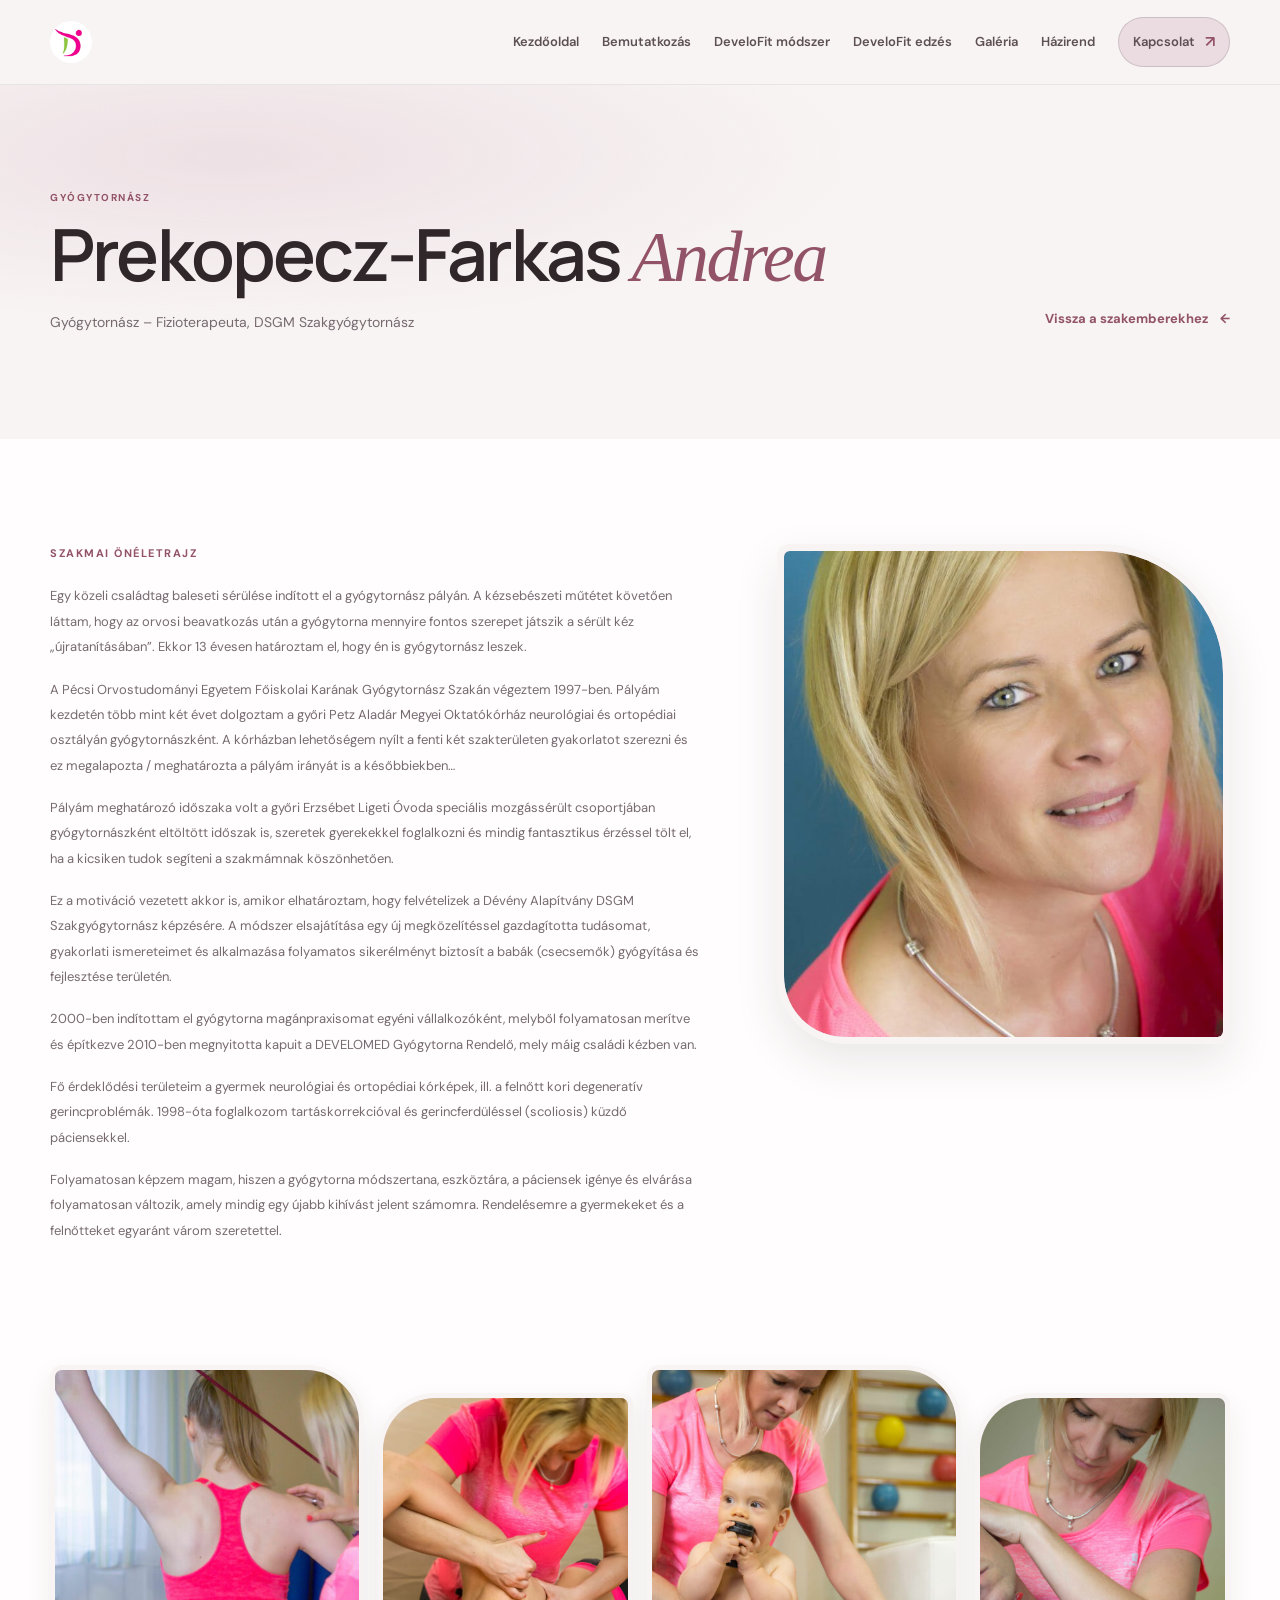
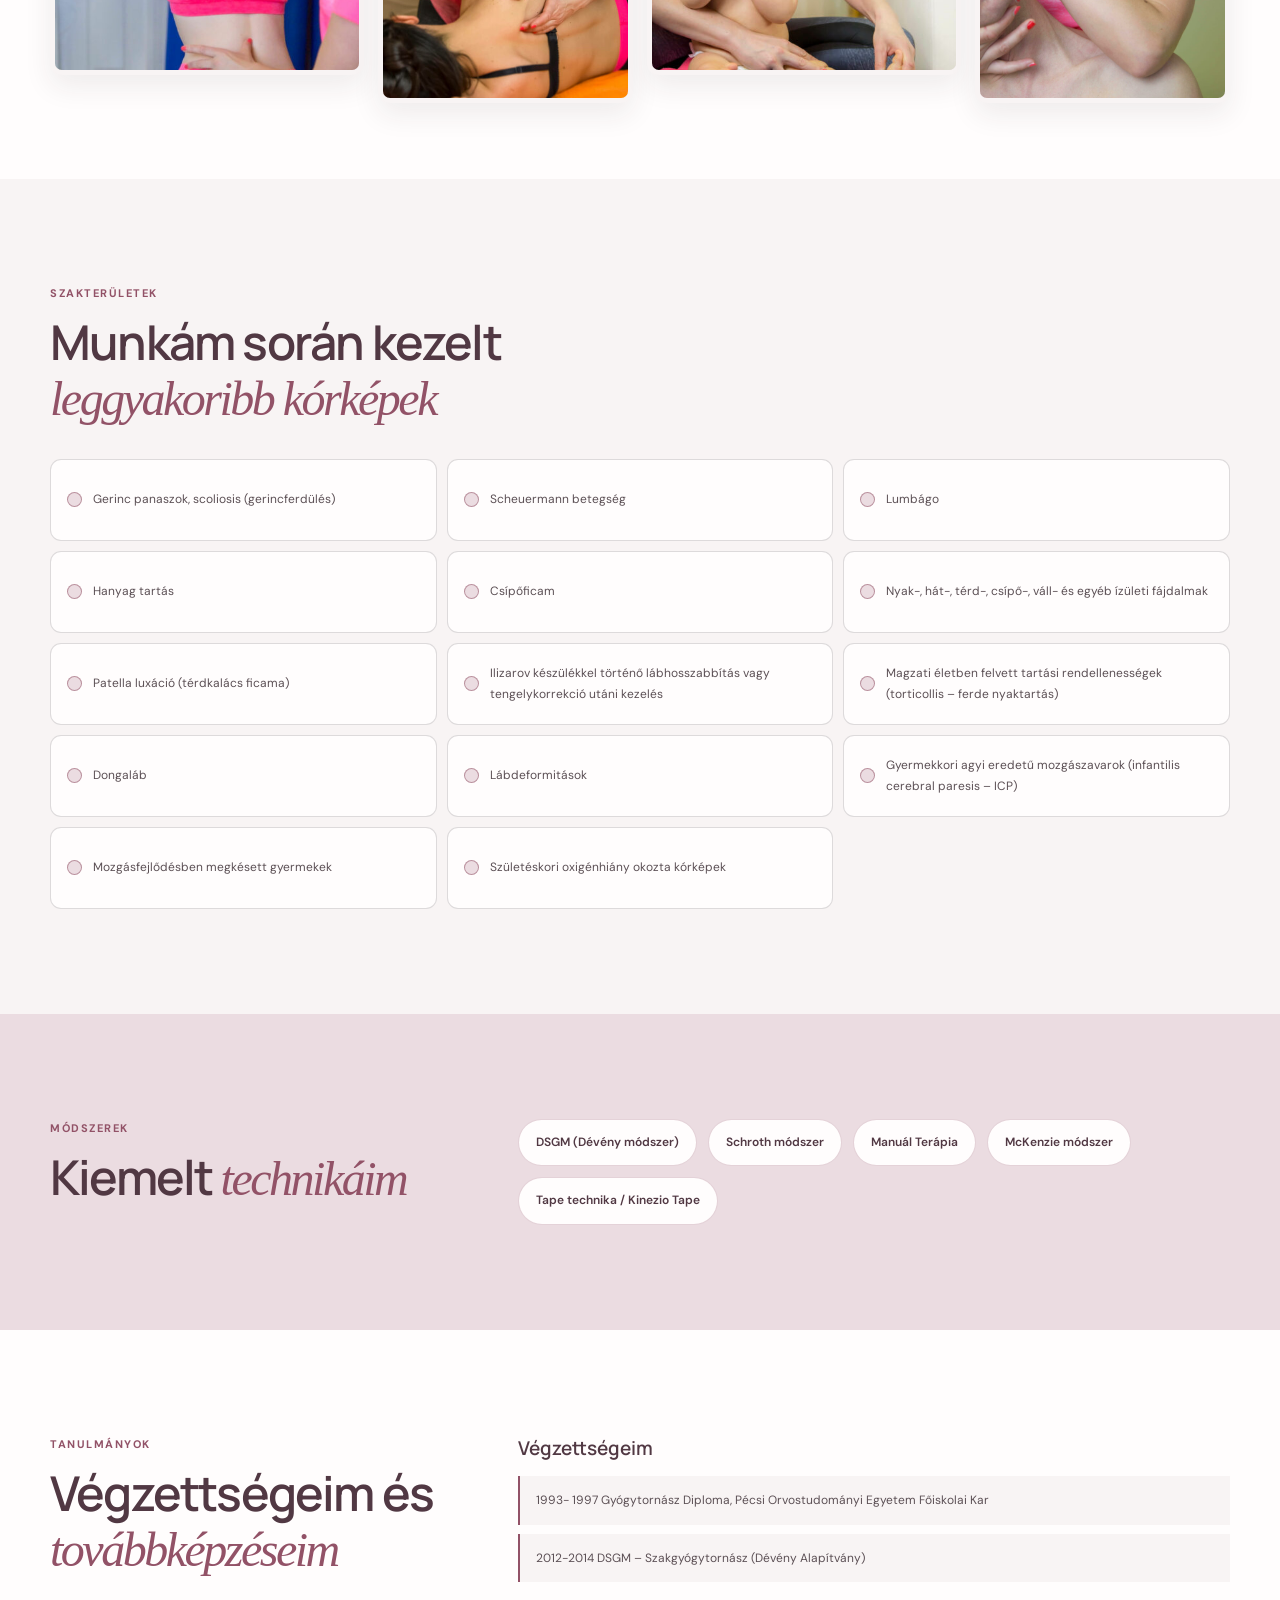
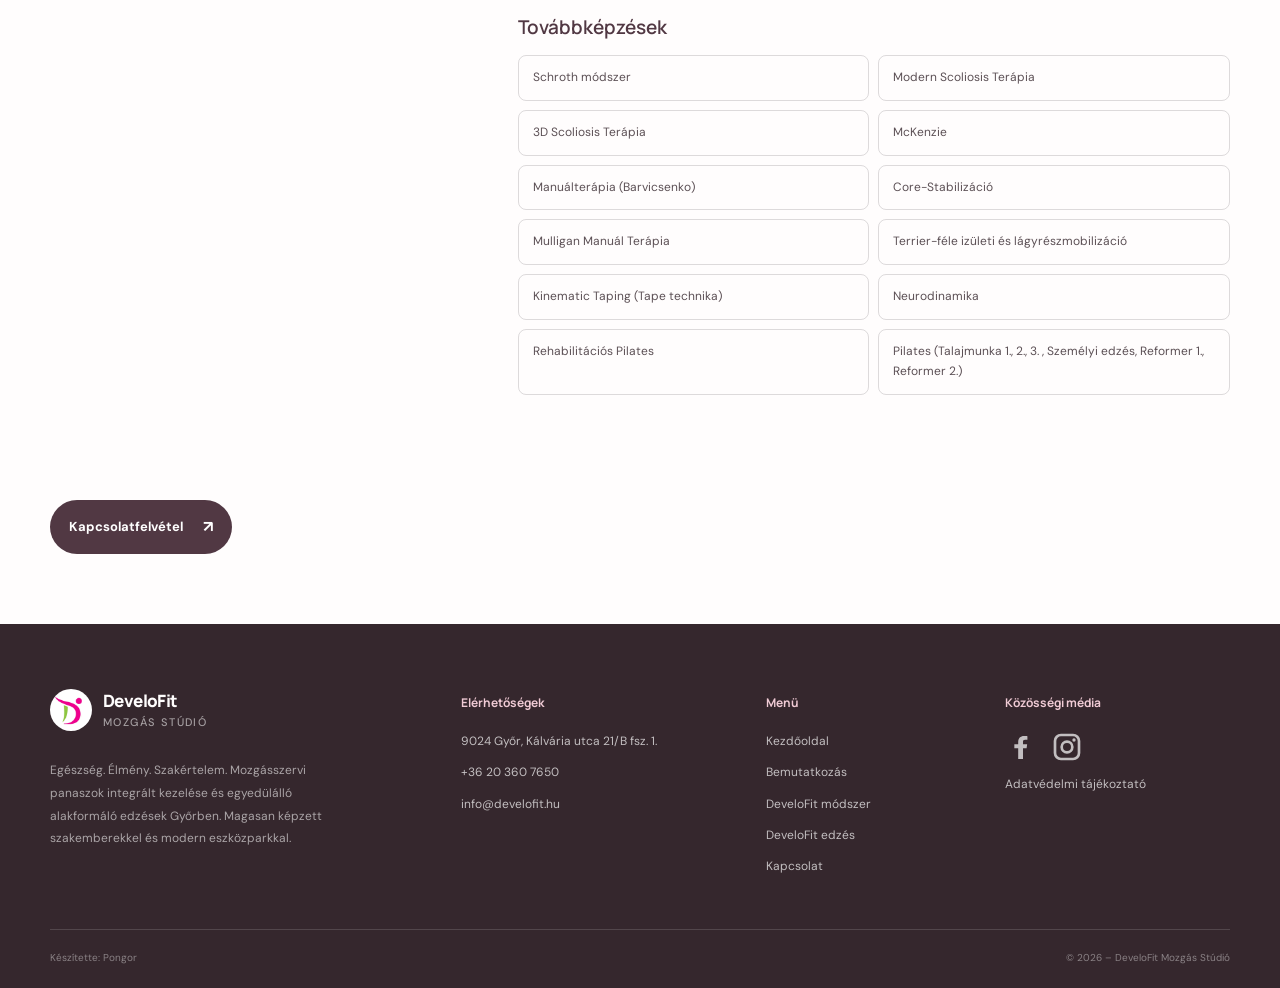
<file: andi.html>
<!doctype html>
<html lang="hu">
  <head>
    <meta charset="utf-8">
    <meta name="viewport" content="width=device-width, initial-scale=1">
    <meta name="theme-color" content="#f8f4f4">
    <meta name="description" content="Ismerd meg Prekopecz-Farkas Andreát, a DeveloFit gyógytornászát.">
    <link rel="canonical" href="https://www.develofit.hu/andi.html">
    <meta property="og:type" content="profile">
    <meta property="og:locale" content="hu_HU">
    <meta property="og:site_name" content="DeveloFit Mozgás Stúdió">
    <meta property="og:title" content="Prekopecz-Farkas Andrea | DeveloFit">
    <meta property="og:description" content="Ismerd meg Prekopecz-Farkas Andreát, a DeveloFit gyógytornászát.">
    <meta property="og:url" content="https://www.develofit.hu/andi.html">
    <meta property="og:image" content="https://www.develofit.hu/pics/andrea.jpg">
    <meta name="twitter:card" content="summary_large_image">
    <title>Prekopecz-Farkas Andrea | DeveloFit Mozgás Stúdió</title>
    <link rel="icon" type="image/png" href="pics/develofit-favicon.png">
    <link rel="preconnect" href="https://fonts.googleapis.com">
    <link rel="preconnect" href="https://fonts.gstatic.com" crossorigin>
    <link href="https://fonts.googleapis.com/css2?family=DM+Sans:wght@400;500;600;700&family=Manrope:wght@400;500;600;700;800&display=swap" rel="stylesheet">
    <link rel="stylesheet" href="styles.css">
    <script src="script.js" defer></script>
  </head>
  <body>
    <a class="skip-link" href="#main">Ugrás a tartalomhoz</a>
    <header class="site-header">
      <div class="container header-inner">
        <a class="brand" href="index.html" aria-label="DeveloFit kezdőoldal"><img class="brand-mark" src="pics/develofit-favicon.png" alt=""></a>
        <button class="menu-toggle" aria-expanded="false" aria-controls="site-nav" aria-label="Menü megnyitása"><span></span><span></span></button>
        <nav class="site-nav" id="site-nav" aria-label="Fő navigáció">
          <a href="index.html">Kezdőoldal</a>
          <a href="bemutatkozas.html">Bemutatkozás</a>
          <a href="develofit-modszer.html">DeveloFit módszer</a>
          <a href="develofit-edzes.html">DeveloFit edzés</a>
          <a href="bemutatkozas.html#galeria">Galéria</a>
          <a href="kapcsolat.html#hazirend">Házirend</a>
          <a class="nav-contact" href="kapcsolat.html#kapcsolat">Kapcsolat<span>↗</span></a>
        </nav>
      </div>
    </header>
    <main id="main">
      <section class="profile-page section-pad">
        <div class="container profile-intro">
          <div>
            <p class="team-role">GYÓGYTORNÁSZ</p>
            <h1>Prekopecz-Farkas <em>Andrea</em></h1>
            <p class="profile-qualification">Gyógytornász – Fizioterapeuta, DSGM Szakgyógytornász</p>
          </div>
          <a class="text-link" href="kapcsolat.html#szakemberek">Vissza a szakemberekhez<span> ←</span></a>
        </div>
      </section>
      <section class="profile-biography section-pad">
        <div class="container profile-biography-grid">
          <div class="profile-biography-copy">
            <p class="section-index">SZAKMAI ÖNÉLETRAJZ</p>
            <p>Egy közeli családtag baleseti sérülése indított el a gyógytornász pályán. A kézsebészeti műtétet követően láttam, hogy az orvosi beavatkozás után a gyógytorna mennyire fontos szerepet játszik a sérült kéz „újratanításában”. Ekkor 13 évesen határoztam el, hogy én is gyógytornász leszek.</p>
            <p>A Pécsi Orvostudományi Egyetem Főiskolai Karának Gyógytornász Szakán végeztem 1997-ben. Pályám kezdetén több mint két évet dolgoztam a győri Petz Aladár Megyei Oktatókórház neurológiai és ortopédiai osztályán gyógytornászként. A kórházban lehetőségem nyílt a fenti két szakterületen gyakorlatot szerezni és ez megalapozta / meghatározta a pályám irányát is a későbbiekben…</p>
            <p>Pályám meghatározó időszaka volt a győri Erzsébet Ligeti Óvoda speciális mozgássérült csoportjában gyógytornászként eltöltött időszak is, szeretek gyerekekkel foglalkozni és mindig fantasztikus érzéssel tölt el, ha a kicsiken tudok segíteni a szakmámnak köszönhetően.</p>
            <p>Ez a motiváció vezetett akkor is, amikor elhatároztam, hogy felvételizek a Dévény Alapítvány DSGM Szakgyógytornász képzésére. A módszer elsajátítása egy új megközelítéssel gazdagította tudásomat, gyakorlati ismereteimet és alkalmazása folyamatos sikerélményt biztosít a babák (csecsemők) gyógyítása és fejlesztése területén.</p>
            <p>2000-ben indítottam el gyógytorna magánpraxisomat egyéni vállalkozóként, melyből folyamatosan merítve és építkezve 2010-ben megnyitotta kapuit a DEVELOMED Gyógytorna Rendelő, mely máig családi kézben van.</p>
            <p>Fő érdeklődési területeim a gyermek neurológiai és ortopédiai kórképek, ill. a felnőtt kori degeneratív gerincproblémák. 1998-óta foglalkozom tartáskorrekcióval és gerincferdüléssel (scoliosis) küzdő páciensekkel.</p>
            <p>Folyamatosan képzem magam, hiszen a gyógytorna módszertana, eszköztára, a páciensek igénye és elvárása folyamatosan változik, amely mindig egy újabb kihívást jelent számomra. Rendelésemre a gyermekeket és a felnőtteket egyaránt várom szeretettel.</p>
          </div>
          <figure class="profile-biography-photo">
            <img src="pics/andrea.jpg" alt="Prekopecz-Farkas Andrea a DeveloFit stúdióban" loading="lazy">
          </figure>
        </div>
      </section>
      <section class="profile-photo-gallery" aria-label="Szakmai munkáról készült képek">
        <div class="container profile-photo-grid">
          <figure><img src="pics/Deveofit-Prekopecz-Farkas-Andrea-1-1-467x700.jpg" alt="Andrea tartáskorrekciós gyakorlatban segít" loading="lazy"></figure>
          <figure><img src="pics/Deveofit-Prekopecz-Farkas-Andrea-2-1-467x700.jpg" alt="Andrea manuálterápiás kezelést végez" loading="lazy"></figure>
          <figure><img src="pics/Deveofit-Prekopecz-Farkas-Andrea-3-1-467x700.jpg" alt="Andrea mozgásfejlesztő foglalkozáson egy kisgyermekkel" loading="lazy"></figure>
          <figure><img src="pics/Deveofit-Prekopecz-Farkas-Andrea-5-1-683x1024.jpg" alt="Andrea manuálterápiás kezelést végez" loading="lazy"></figure>
        </div>
      </section>
      <section class="profile-specialties section-pad">
        <div class="container">
          <div class="profile-section-heading">
            <p class="section-index">SZAKTERÜLETEK</p>
            <h2>Munkám során kezelt<br><em>leggyakoribb kórképek</em></h2>
          </div>
          <ul class="profile-condition-list">
            <li>Gerinc panaszok, scoliosis (gerincferdülés)</li>
            <li>Scheuermann betegség</li>
            <li>Lumbágo</li>
            <li>Hanyag tartás</li>
            <li>Csípőficam</li>
            <li>Nyak-, hát-, térd-, csípő-, váll- és egyéb ízületi fájdalmak</li>
            <li>Patella luxáció (térdkalács ficama)</li>
            <li>Ilizarov készülékkel történő lábhosszabbítás vagy tengelykorrekció utáni kezelés</li>
            <li>Magzati életben felvett tartási rendellenességek (torticollis – ferde nyaktartás)</li>
            <li>Dongaláb</li>
            <li>Lábdeformitások</li>
            <li>Gyermekkori agyi eredetű mozgászavarok (infantilis cerebral paresis – ICP)</li>
            <li>Mozgásfejlődésben megkésett gyermekek</li>
            <li>Születéskori oxigénhiány okozta kórképek</li>
          </ul>
        </div>
      </section>
      <section class="profile-techniques section-pad">
        <div class="container profile-techniques-grid">
          <div class="profile-section-heading">
            <p class="section-index">MÓDSZEREK</p>
            <h2>Kiemelt <em>technikáim</em></h2>
          </div>
          <ul class="profile-technique-list">
            <li>DSGM (Dévény módszer)</li>
            <li>Schroth módszer</li>
            <li>Manuál Terápia</li>
            <li>McKenzie módszer</li>
            <li>Tape technika / Kinezio Tape</li>
          </ul>
        </div>
      </section>
      <section class="profile-education section-pad">
        <div class="container profile-education-grid">
          <div class="profile-section-heading">
            <p class="section-index">TANULMÁNYOK</p>
            <h2>Végzettségeim és<br><em>továbbképzéseim</em></h2>
          </div>
          <div class="profile-education-content">
            <h3>Végzettségeim</h3>
            <ul class="profile-education-list">
              <li>1993- 1997 Gyógytornász Diploma, Pécsi Orvostudományi Egyetem Főiskolai Kar</li>
              <li>2012-2014 DSGM – Szakgyógytornász (Dévény Alapítvány)</li>
            </ul>
            <h3>Továbbképzések</h3>
            <ul class="profile-course-list">
              <li>Schroth módszer</li>
              <li>Modern Scoliosis Terápia</li>
              <li>3D Scoliosis Terápia</li>
              <li>McKenzie</li>
              <li>Manuálterápia (Barvicsenko)</li>
              <li>Core-Stabilizáció</li>
              <li>Mulligan Manuál Terápia</li>
              <li>Terrier-féle izületi és lágyrészmobilizáció</li>
              <li>Kinematic Taping (Tape technika)</li>
              <li>Neurodinamika</li>
              <li>Rehabilitációs Pilates</li>
              <li>Pilates (Talajmunka 1., 2., 3. , Személyi edzés, Reformer 1., Reformer 2.)</li>
            </ul>
          </div>
        </div>
      </section>
      <section class="profile-contact">
        <div class="container">
          <a class="button button-dark" href="kapcsolat.html#kapcsolat">Kapcsolatfelvétel <span>↗</span></a>
        </div>
      </section>
    </main>
    <footer class="footer">
      <div class="container footer-grid">
        <div class="footer-brand">
          <a class="brand brand-light" href="index.html"><img class="brand-mark" src="pics/develofit-favicon.png" alt=""><span class="brand-name">DeveloFit<small>Mozgás Stúdió</small></span></a>
          <p>Egészség. Élmény. Szakértelem. Mozgásszervi panaszok integrált kezelése és egyedülálló alakformáló edzések Győrben. Magasan képzett szakemberekkel és modern eszközparkkal.</p>
        </div>
        <div class="footer-col">
          <h3>Elérhetőségek</h3>
          <a href="https://maps.google.com/?q=9024+Győr,+Kálvária+utca+21/B">9024 Győr, Kálvária utca 21/B fsz. 1.</a>
          <a href="tel:+36203607650">+36 20 360 7650</a>
          <a href="mailto:info@develofit.hu">info@develofit.hu</a>
        </div>
        <div class="footer-col">
          <h3>Menü</h3>
          <a href="index.html">Kezdőoldal</a>
          <a href="bemutatkozas.html">Bemutatkozás</a>
          <a href="develofit-modszer.html">DeveloFit módszer</a>
          <a href="develofit-edzes.html">DeveloFit edzés</a>
          <a href="kapcsolat.html#kapcsolat">Kapcsolat</a>
        </div>
        <div class="footer-col">
          <h3>Közösségi média</h3>
          <div class="footer-social-links">
            <a class="footer-social-link" href="https://www.facebook.com/develofit" target="_blank" rel="noopener" aria-label="Facebook">
              <svg aria-hidden="true" focusable="false" viewBox="0 0 24 24"><path d="M13.5 21v-8h2.7l.4-3h-3.1V8.1c0-.9.3-1.5 1.6-1.5h1.7V3.9c-.3 0-1.4-.1-2.6-.1-2.6 0-4.3 1.6-4.3 4.5V10H7v3h2.9v8h3.6z"/></svg>
            </a>
            <a class="footer-social-link" href="https://www.instagram.com/develofitmozgasstudio/" target="_blank" rel="noopener" aria-label="Instagram">
              <svg aria-hidden="true" focusable="false" viewBox="0 0 24 24"><path d="M7.5 2h9A5.5 5.5 0 0 1 22 7.5v9a5.5 5.5 0 0 1-5.5 5.5h-9A5.5 5.5 0 0 1 2 16.5v-9A5.5 5.5 0 0 1 7.5 2zm0 2A3.5 3.5 0 0 0 4 7.5v9A3.5 3.5 0 0 0 7.5 20h9a3.5 3.5 0 0 0 3.5-3.5v-9A3.5 3.5 0 0 0 16.5 4h-9zM12 7a5 5 0 1 1 0 10 5 5 0 0 1 0-10zm0 2a3 3 0 1 0 0 6 3 3 0 0 0 0-6zm5.25-3.5a1.25 1.25 0 1 1 0 2.5 1.25 1.25 0 0 1 0-2.5z"/></svg>
            </a>
          </div>
          <a href="adatvedelmi-tajekoztato.html">Adatvédelmi tájékoztató</a>
        </div>
      </div>
      <div class="container footer-bottom"><span>Készítette: Pongor </span><span>© 2026 – DeveloFit Mozgás Stúdió</span></div>
    </footer>
  </body>
</html>
</file>
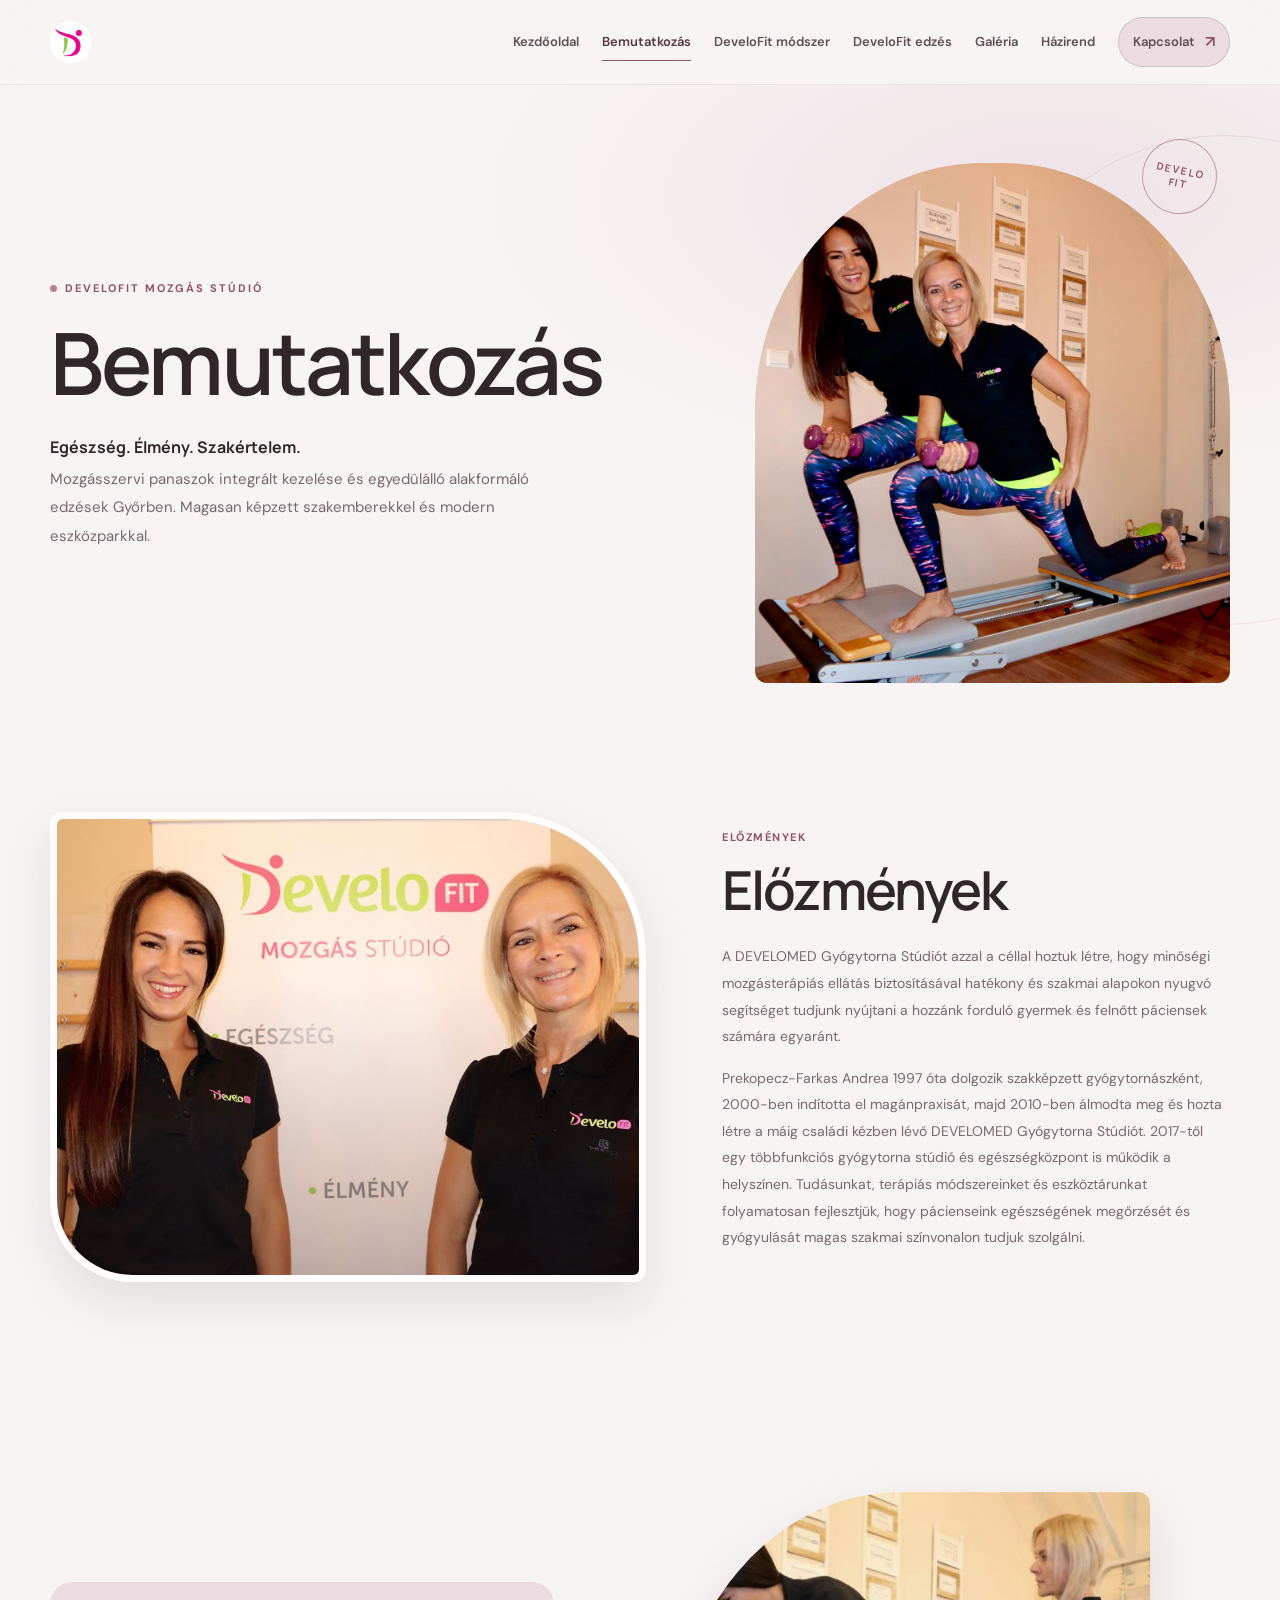
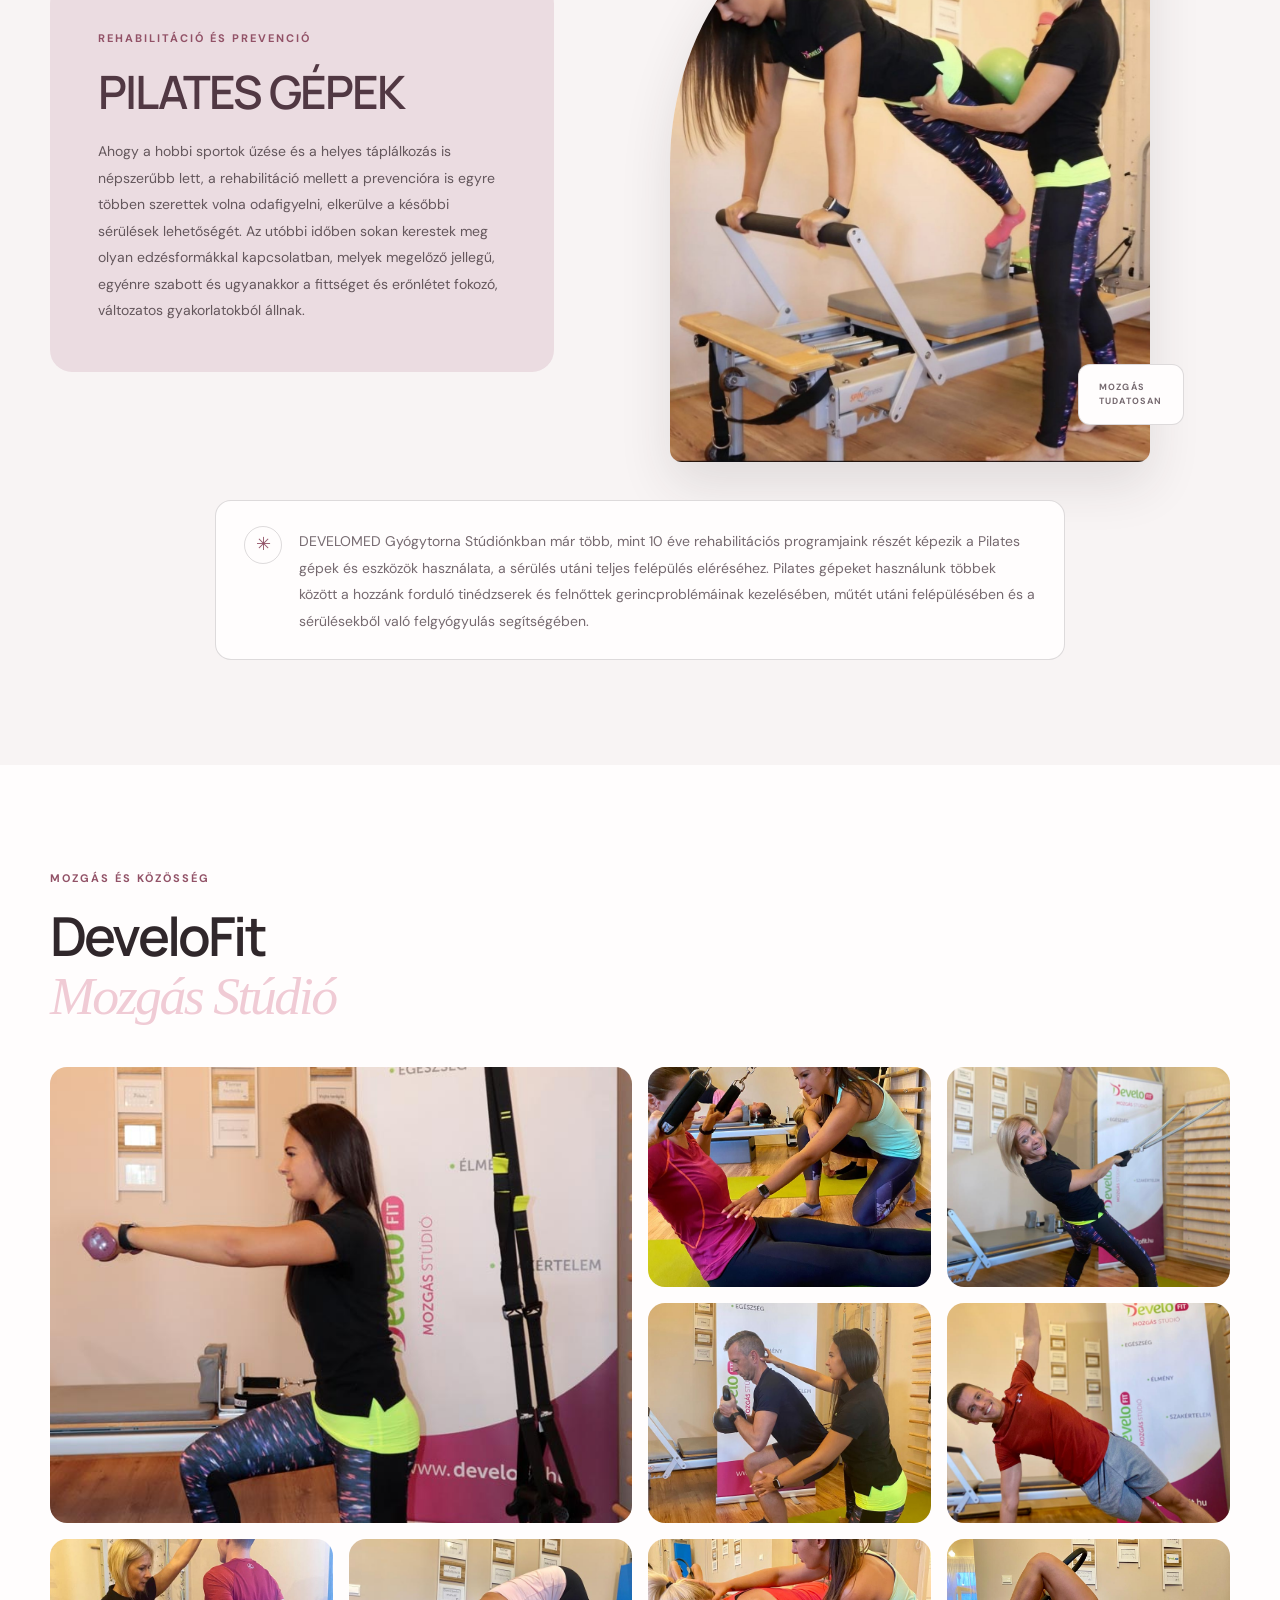
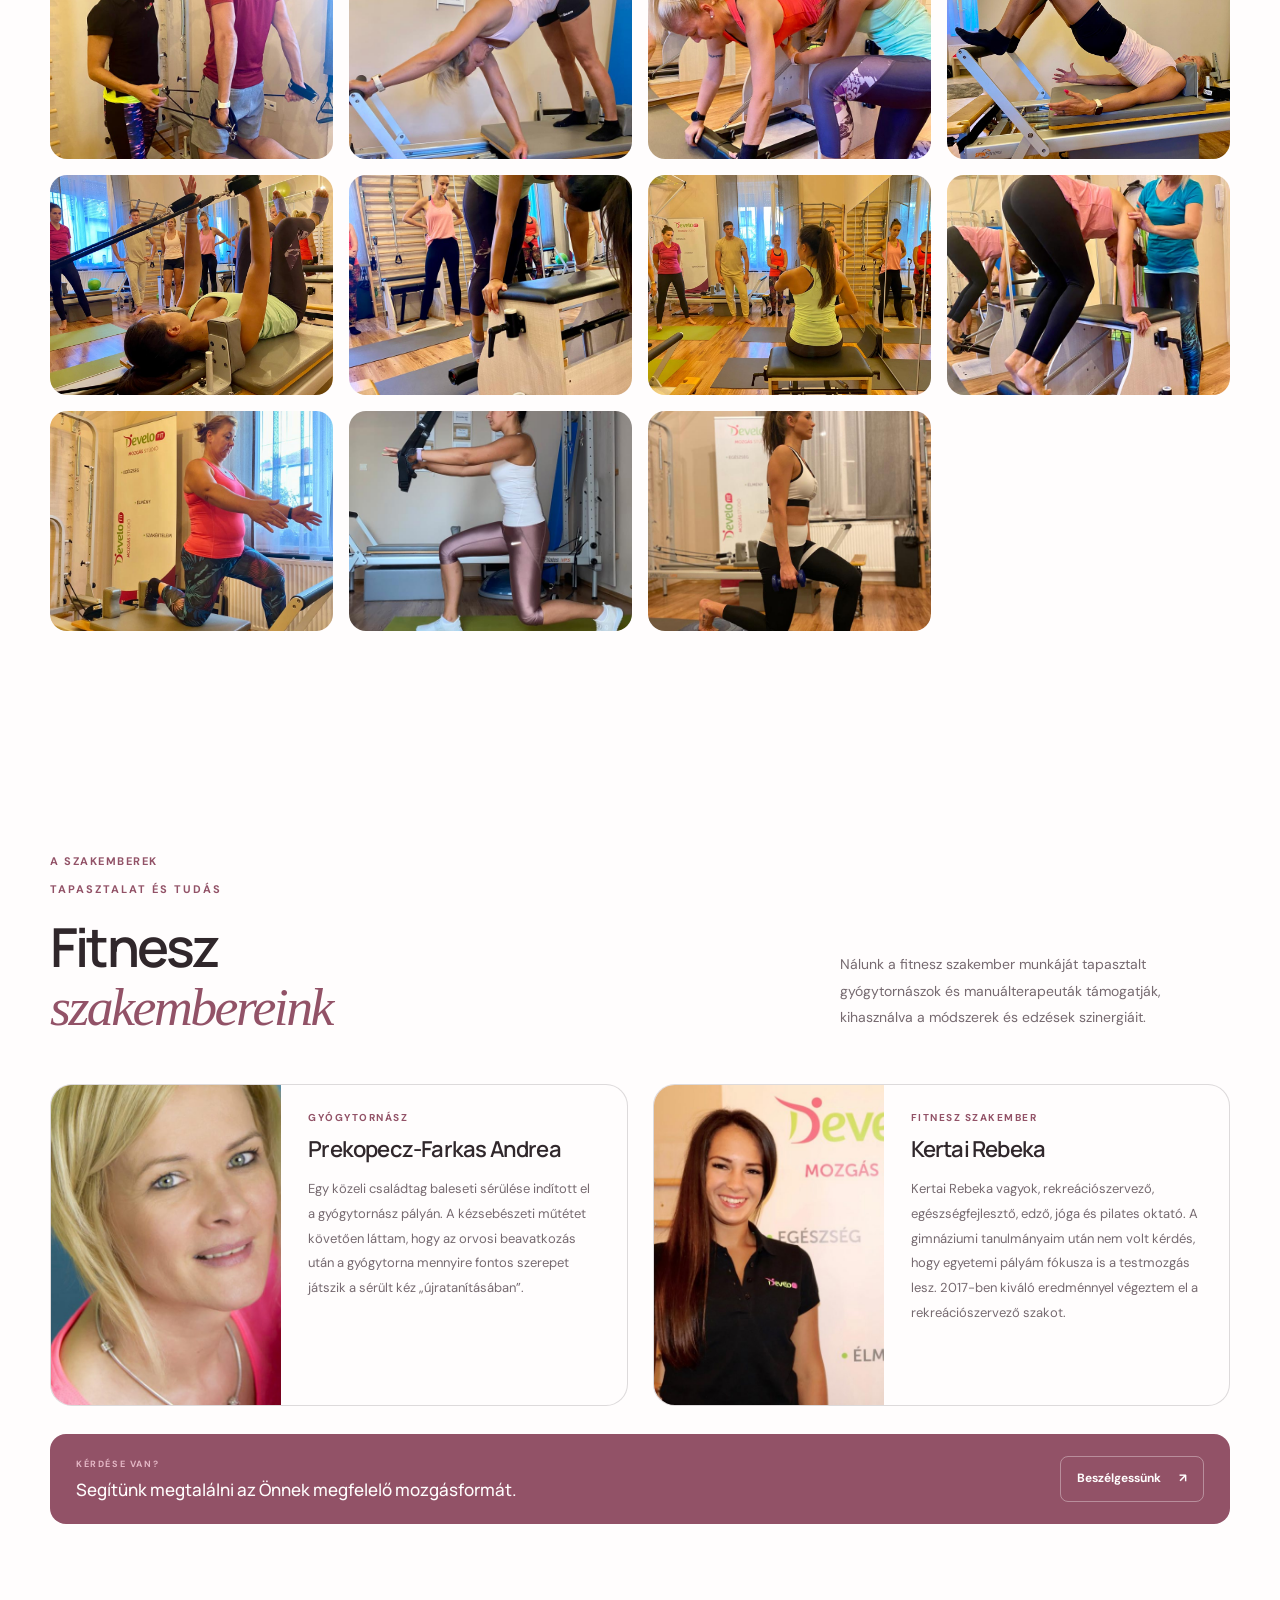
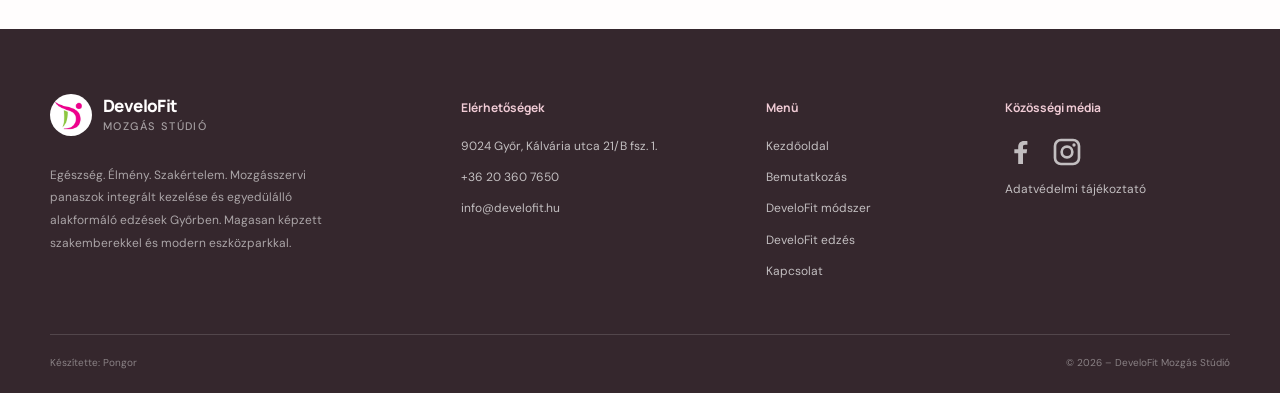
<file: bemutatkozas.html>
<!doctype html>
<html lang="hu">
  <head>
    <meta charset="utf-8">
    <meta name="viewport" content="width=device-width, initial-scale=1">
    <meta name="theme-color" content="#f8f4f4">
    <meta name="description" content="DeveloFit Mozgás Stúdió Győrben. Egészség. Élmény. Szakértelem.">
    <link rel="canonical" href="https://www.develofit.hu/bemutatkozas.html">
    <meta property="og:type" content="website">
    <meta property="og:locale" content="hu_HU">
    <meta property="og:site_name" content="DeveloFit Mozgás Stúdió">
    <meta property="og:title" content="Bemutatkozás | DeveloFit Mozgás Stúdió">
    <meta property="og:description" content="Ismerd meg a DeveloFit történetét, a stúdiót és a szakembereket Győrben.">
    <meta property="og:url" content="https://www.develofit.hu/bemutatkozas.html">
    <meta property="og:image" content="https://www.develofit.hu/pics/rebiesandiedzenek2.jpg">
    <meta name="twitter:card" content="summary_large_image">
    <title>DeveloFit Mozgás Stúdió | Egészség. Élmény. Szakértelem.</title>
    <link rel="icon" type="image/png" href="pics/develofit-favicon.png">
    <link rel="preconnect" href="https://fonts.googleapis.com">
    <link rel="preconnect" href="https://fonts.gstatic.com" crossorigin>
    <link href="https://fonts.googleapis.com/css2?family=DM+Sans:wght@400;500;600;700&family=Manrope:wght@400;500;600;700;800&display=swap" rel="stylesheet">
    <link rel="stylesheet" href="styles.css">
    <script src="script.js" defer></script>
  </head>
  <body>
    <a class="skip-link" href="#main">Ugrás a tartalomhoz</a>
    <header class="site-header">
      <div class="container header-inner">
        <a class="brand" href="index.html" aria-label="DeveloFit kezdőoldal"><img class="brand-mark" src="pics/develofit-favicon.png" alt=""></a>
        <button class="menu-toggle" aria-expanded="false" aria-controls="site-nav" aria-label="Menü megnyitása"><span></span><span></span></button>
        <nav class="site-nav" id="site-nav" aria-label="Fő navigáció">
          <a href="index.html">Kezdőoldal</a>
          <a href="bemutatkozas.html" aria-current="page">Bemutatkozás</a>
          <a href="develofit-modszer.html">DeveloFit módszer</a>
          <a href="develofit-edzes.html">DeveloFit edzés</a>
          <a href="#galeria">Galéria</a>
          <a href="kapcsolat.html#hazirend">Házirend</a>
          <a class="nav-contact" href="kapcsolat.html#kapcsolat">Kapcsolat<span>↗</span></a>
        </nav>
      </div>
    </header>
    <main id="main">
      <section class="about-hero">
        <div class="orbit orbit-one"></div>
        <div class="container about-hero-grid">
          <div class="about-hero-copy reveal">
            <p class="eyebrow"><span class="dot"></span>DEVELOFIT MOZGÁS STÚDIÓ</p>
            <h1>Bemutatkozás</h1>
            <p class="hero-lead">Egészség. Élmény. Szakértelem.</p>
            <p class="hero-description">Mozgásszervi panaszok integrált kezelése és egyedülálló alakformáló edzések Győrben. Magasan képzett szakemberekkel és modern eszközparkkal.</p>
          </div>
          <div class="about-hero-visual reveal" data-delay="120">
            <div class="about-hero-image">
              <img src="pics/rebiesandiedzenek2.jpg" alt="Edzés a DeveloFit Mozgás Stúdióban">
            </div>
            <span class="visual-stamp">DEVELO<br>FIT</span>
          </div>
        </div>
      </section>

      <section class="about-origin section-pad">
        <div class="container about-origin-grid">
          <div class="about-origin-visual reveal" data-delay="120">
            <img src="pics/rebiesandiallnak.jpg" alt="Pilates gépes gyakorlat a DeveloFit stúdióban" loading="lazy">
          </div>
          <div class="about-origin-copy">
            <p class="section-index"> ELŐZMÉNYEK</p>
            <h2>Előzmények</h2>
            <div class="about-history-copy">
              <p>A DEVELOMED Gyógytorna Stúdiót azzal a céllal hoztuk létre, hogy minőségi mozgásterápiás ellátás biztosításával hatékony és szakmai alapokon nyugvó segítséget tudjunk nyújtani a hozzánk forduló gyermek és felnőtt páciensek számára egyaránt.</p>
              <p>Prekopecz-Farkas Andrea 1997 óta dolgozik szakképzett gyógytornászként, 2000-ben indította el magánpraxisát, majd 2010-ben álmodta meg és hozta létre a máig családi kézben lévő DEVELOMED Gyógytorna Stúdiót. 2017-től egy többfunkciós gyógytorna stúdió és egészségközpont is működik a helyszínen. Tudásunkat, terápiás módszereinket és eszköztárunkat folyamatosan fejlesztjük, hogy pácienseink egészségének megőrzését és gyógyulását magas szakmai színvonalon tudjuk szolgálni.</p>
            </div>
          </div>
        </div>
      </section>

      <section class="about-pilates section-pad">
        <div class="container">
          <div class="about-pilates-grid">
            <div class="about-pilates-highlight reveal">
              <p class="eyebrow">REHABILITÁCIÓ ÉS PREVENCIÓ</p>
              <h2>PILATES GÉPEK</h2>
              <p>Ahogy a hobbi sportok űzése és a helyes táplálkozás is népszerűbb lett, a rehabilitáció mellett a prevencióra is egyre többen szerettek volna odafigyelni, elkerülve a későbbi sérülések lehetőségét. Az utóbbi időben sokan kerestek meg olyan edzésformákkal kapcsolatban, melyek megelőző jellegű, egyénre szabott és ugyanakkor a fittséget és erőnlétet fokozó, változatos gyakorlatokból állnak.</p>
            </div>
            <div class="about-pilates-visual reveal" data-delay="100">
              <img src="pics/develofit-mozgas-studio-gyor-18.jpg" alt="Pilates gépes gyakorlat a DeveloFit stúdióban" loading="lazy">
              <div class="method-badge"><span>MOZGÁS<br>TUDATOSAN</span></div>
            </div>
          </div>
          <div class="about-pilates-detail reveal">
            <span class="note-icon">✳</span>
            <p>DEVELOMED Gyógytorna Stúdiónkban már több, mint 10 éve rehabilitációs programjaink részét képezik a Pilates gépek és eszközök használata, a sérülés utáni teljes felépülés eléréséhez. Pilates gépeket használunk többek között a hozzánk forduló tinédzserek és felnőttek gerincproblémáinak kezelésében, műtét utáni felépülésében és a sérülésekből való felgyógyulás segítségében.</p>
          </div>
        </div>
      </section>

      <section class="about-gallery section-pad" id="galeria">
        <div class="container">
          <div class="section-heading reveal">
            <div>
              <p class="eyebrow">MOZGÁS ÉS KÖZÖSSÉG</p>
              <h2>DeveloFit<br><em>Mozgás Stúdió</em></h2>
            </div>
          </div>
          <div class="about-gallery-grid">
            <img class="about-gallery-feature reveal" src="pics/develofit-mozgas-studio-gyor-2.jpg" alt="Edzés a DeveloFit stúdióban" loading="lazy">
            <img class="reveal" data-delay="60" src="pics/develofit-mozgas-studio-gyor-3.jpg" alt="Mozgásóra a DeveloFit stúdióban" loading="lazy">
            <img class="reveal" data-delay="120" src="pics/develofit-mozgas-studio-gyor-4.jpg" alt="Gyakorlat a stúdióban" loading="lazy">
            <img class="reveal" data-delay="180" src="pics/develofit-mozgas-studio-gyor-5.jpg" alt="DeveloFit edzés" loading="lazy">
            <img class="reveal" data-delay="60" src="pics/develofit-mozgas-studio-gyor-6.jpg" alt="Mozgásfejlesztő gyakorlat" loading="lazy">
            <img class="reveal" data-delay="120" src="pics/develofit-mozgas-studio-gyor-7.jpg" alt="Edzéseszközök a stúdióban" loading="lazy">
            <img class="reveal" data-delay="180" src="pics/develofit-mozgas-studio-gyor-8.jpg" alt="Pilates gyakorlat" loading="lazy">
            <img class="reveal" data-delay="60" src="pics/develofit-mozgas-studio-gyor-9.jpg" alt="Személyre szabott mozgás a stúdióban" loading="lazy">
            <img class="reveal" data-delay="120" src="pics/develofit-mozgas-studio-gyor-10.jpg" alt="Pilates gépes gyakorlat" loading="lazy">
            <img class="reveal" data-delay="180" src="pics/develofit-mozgas-studio-gyor-11.jpg" alt="Rehabilitációs gyakorlat Pilates gépen" loading="lazy">
            <img class="reveal" data-delay="60" src="pics/develofit-mozgas-studio-gyor-12.jpg" alt="Kiscsoportos mozgásóra" loading="lazy">
            <img class="reveal" data-delay="120" src="pics/develofit-mozgas-studio-gyor-13.jpg" alt="Oktató mutat gyakorlatot a csoportnak" loading="lazy">
            <img class="reveal" data-delay="180" src="pics/develofit-mozgas-studio-gyor-14.jpg" alt="Funkcionális edzés a stúdióban" loading="lazy">
            <img class="reveal" data-delay="60" src="pics/develofit-mozgas-studio-gyor-15.jpg" alt="Edzés Pilates eszközökkel" loading="lazy">
            <img class="reveal" data-delay="120" src="pics/develofit-mozgas-studio-gyor-16.jpg" alt="Mozgásfejlesztő gyakorlat a DeveloFit stúdióban" loading="lazy">
            <img class="reveal" data-delay="180" src="pics/develofit-mozgas-studio-gyor-17.jpg" alt="Funkcionális gyakorlat a DeveloFit stúdióban" loading="lazy">
          </div>
        </div>
      </section>

      <section class="team section-pad">
        <div class="container">
          <div class="team-heading reveal">
            <div>
              <p class="section-index"> A SZAKEMBEREK</p>
              <p class="eyebrow">TAPASZTALAT ÉS TUDÁS</p>
              <h2>Fitnesz<br><em>szakembereink</em></h2>
            </div>
            <p>Nálunk a fitnesz szakember munkáját tapasztalt gyógytornászok és manuálterapeuták támogatják, kihasználva a módszerek és edzések szinergiáit.</p>
          </div>
          <div class="team-grid">
            <article class="team-card reveal">
              <div class="team-photo">
                <img src="pics/andrea.jpg" alt="Prekopecz-Farkas Andrea" loading="lazy">
                </div>
              <div class="team-info">
                <p class="team-role">GYÓGYTORNÁSZ</p>
                <h3>Prekopecz-Farkas Andrea</h3>
                <p>Egy közeli családtag baleseti sérülése indított el a gyógytornász pályán. A kézsebészeti műtétet követően láttam, hogy az orvosi beavatkozás után a gyógytorna mennyire fontos szerepet játszik a sérült kéz „újratanításában”.</p>
              </div>
            </article>
            <article class="team-card reveal" data-delay="120">
              <div class="team-photo">
                <img src="pics/rebeka.jpg" alt="Kertai Rebeka" loading="lazy">
                </div>
              <div class="team-info">
                <p class="team-role">FITNESZ SZAKEMBER</p>
                <h3>Kertai Rebeka</h3>
                <p>Kertai Rebeka vagyok, rekreációszervező, egészségfejlesztő, edző, jóga és pilates oktató. A gimnáziumi tanulmányaim után nem volt kérdés, hogy egyetemi pályám fókusza is a testmozgás lesz. 2017-ben kiváló eredménnyel végeztem el a rekreációszervező szakot.</p>
              </div>
            </article>
          </div>
          <div class="team-contact reveal">
            <div>
              <p class="team-contact-label">KÉRDÉSE VAN?</p>
              <p class="team-contact-copy">Segítünk megtalálni az Önnek megfelelő mozgásformát.</p>
            </div>
            <a href="kapcsolat.html#kapcsolat">Beszélgessünk <span aria-hidden="true">↗</span></a>
          </div>
        </div>
      </section>
    </main>
    <footer class="footer">
      <div class="container footer-grid">
        <div class="footer-brand">
          <a class="brand brand-light" href="index.html"><img class="brand-mark" src="pics/develofit-favicon.png" alt=""><span class="brand-name">DeveloFit<small>Mozgás Stúdió</small></span></a>
          <p>Egészség. Élmény. Szakértelem. Mozgásszervi panaszok integrált kezelése és egyedülálló alakformáló edzések Győrben. Magasan képzett szakemberekkel és modern eszközparkkal.</p>
        </div>
        <div class="footer-col">
          <h3>Elérhetőségek</h3>
          <a href="https://maps.google.com/?q=9024+Győr,+Kálvária+utca+21/B">9024 Győr, Kálvária utca 21/B fsz. 1.</a>
          <a href="tel:+36203607650">+36 20 360 7650</a>
          <a href="mailto:info@develofit.hu">info@develofit.hu</a>
        </div>
        <div class="footer-col">
          <h3>Menü</h3>
          <a href="index.html">Kezdőoldal</a>
          <a href="bemutatkozas.html">Bemutatkozás</a>
          <a href="develofit-modszer.html">DeveloFit módszer</a>
          <a href="develofit-edzes.html">DeveloFit edzés</a>
          <a href="kapcsolat.html#kapcsolat">Kapcsolat</a>
        </div>
        <div class="footer-col">
          <h3>Közösségi média</h3>
          <div class="footer-social-links">
            <a class="footer-social-link" href="https://www.facebook.com/develofit" target="_blank" rel="noopener" aria-label="Facebook">
              <svg aria-hidden="true" focusable="false" viewBox="0 0 24 24"><path d="M13.5 21v-8h2.7l.4-3h-3.1V8.1c0-.9.3-1.5 1.6-1.5h1.7V3.9c-.3 0-1.4-.1-2.6-.1-2.6 0-4.3 1.6-4.3 4.5V10H7v3h2.9v8h3.6z"/></svg>
            </a>
            <a class="footer-social-link" href="https://www.instagram.com/develofitmozgasstudio/" target="_blank" rel="noopener" aria-label="Instagram">
              <svg aria-hidden="true" focusable="false" viewBox="0 0 24 24"><path d="M7.5 2h9A5.5 5.5 0 0 1 22 7.5v9a5.5 5.5 0 0 1-5.5 5.5h-9A5.5 5.5 0 0 1 2 16.5v-9A5.5 5.5 0 0 1 7.5 2zm0 2A3.5 3.5 0 0 0 4 7.5v9A3.5 3.5 0 0 0 7.5 20h9a3.5 3.5 0 0 0 3.5-3.5v-9A3.5 3.5 0 0 0 16.5 4h-9zM12 7a5 5 0 1 1 0 10 5 5 0 0 1 0-10zm0 2a3 3 0 1 0 0 6 3 3 0 0 0 0-6zm5.25-3.5a1.25 1.25 0 1 1 0 2.5 1.25 1.25 0 0 1 0-2.5z"/></svg>
            </a>
          </div>
          <a href="adatvedelmi-tajekoztato.html">Adatvédelmi tájékoztató</a>
        </div>
      </div>
      <div class="container footer-bottom"><span>Készítette: Pongor </span><span>© 2026 – DeveloFit Mozgás Stúdió</span></div>
    </footer>
  </body>
</html>
</file>
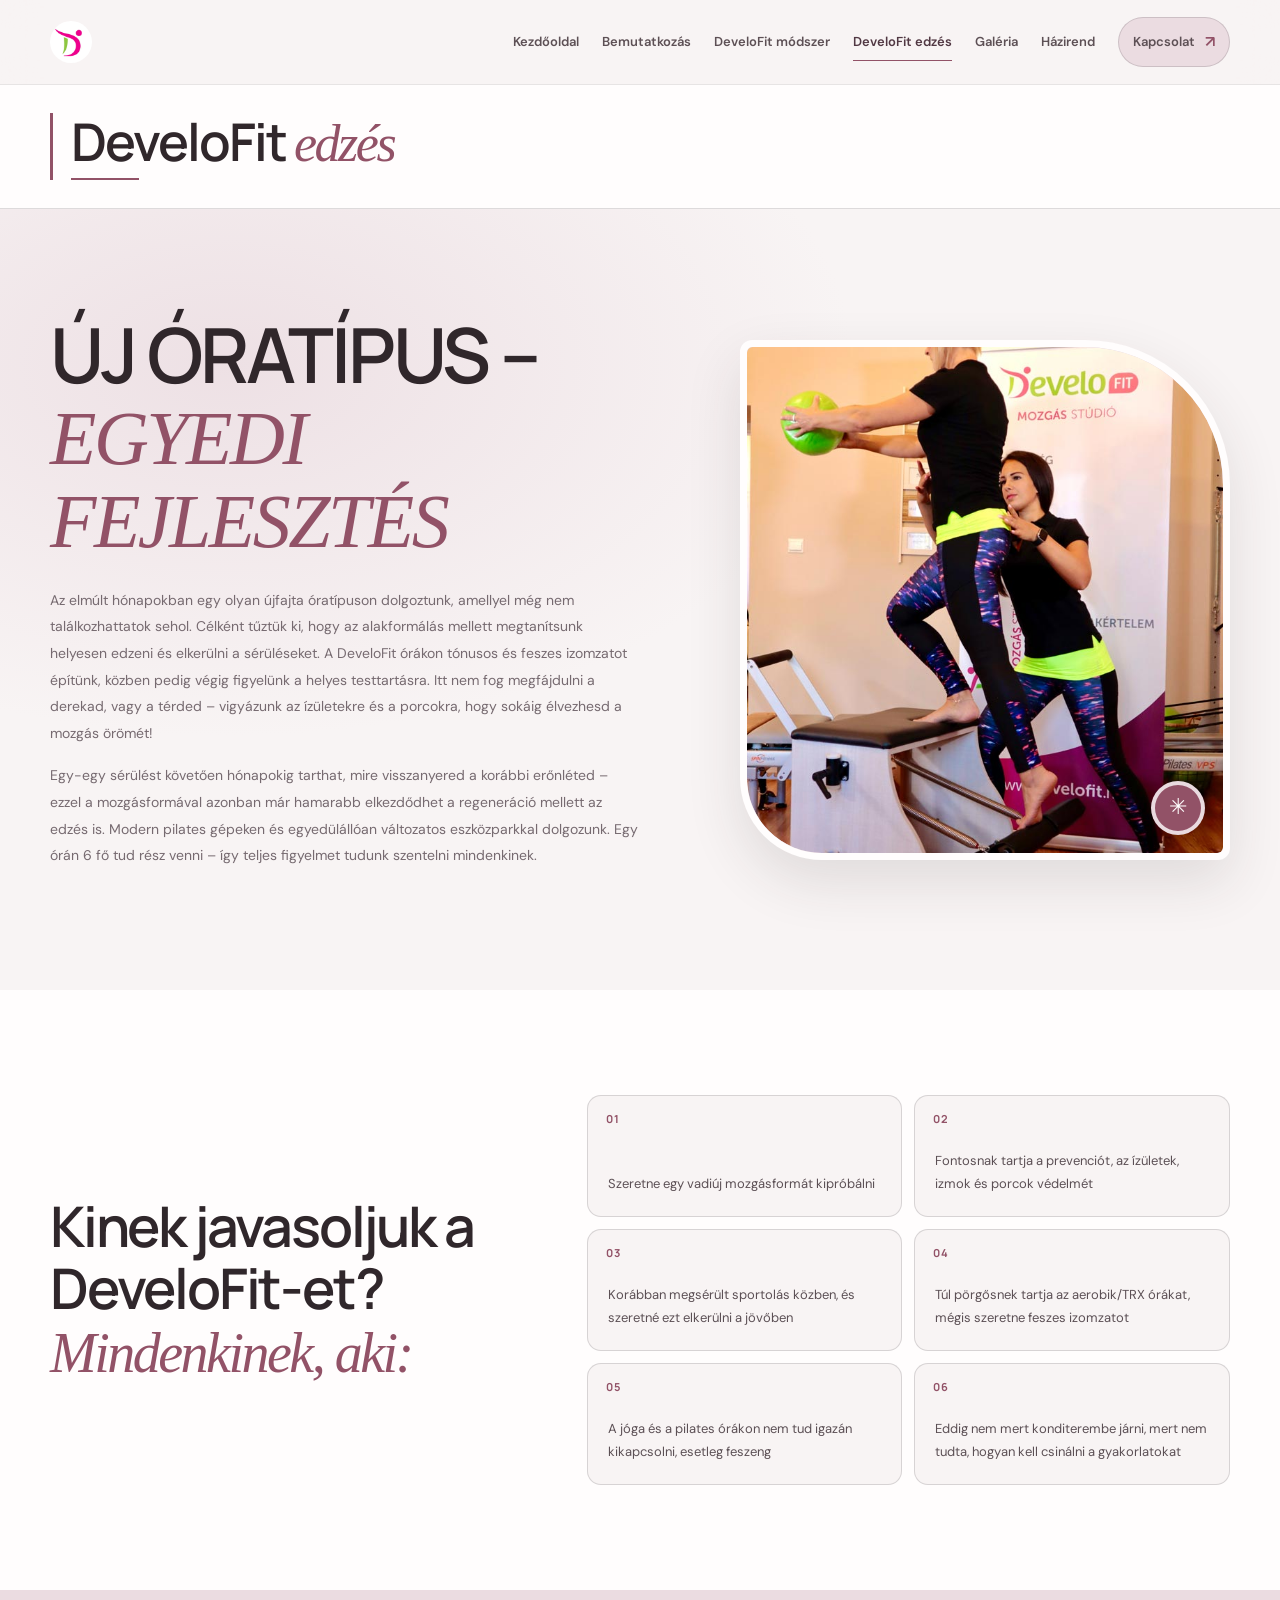
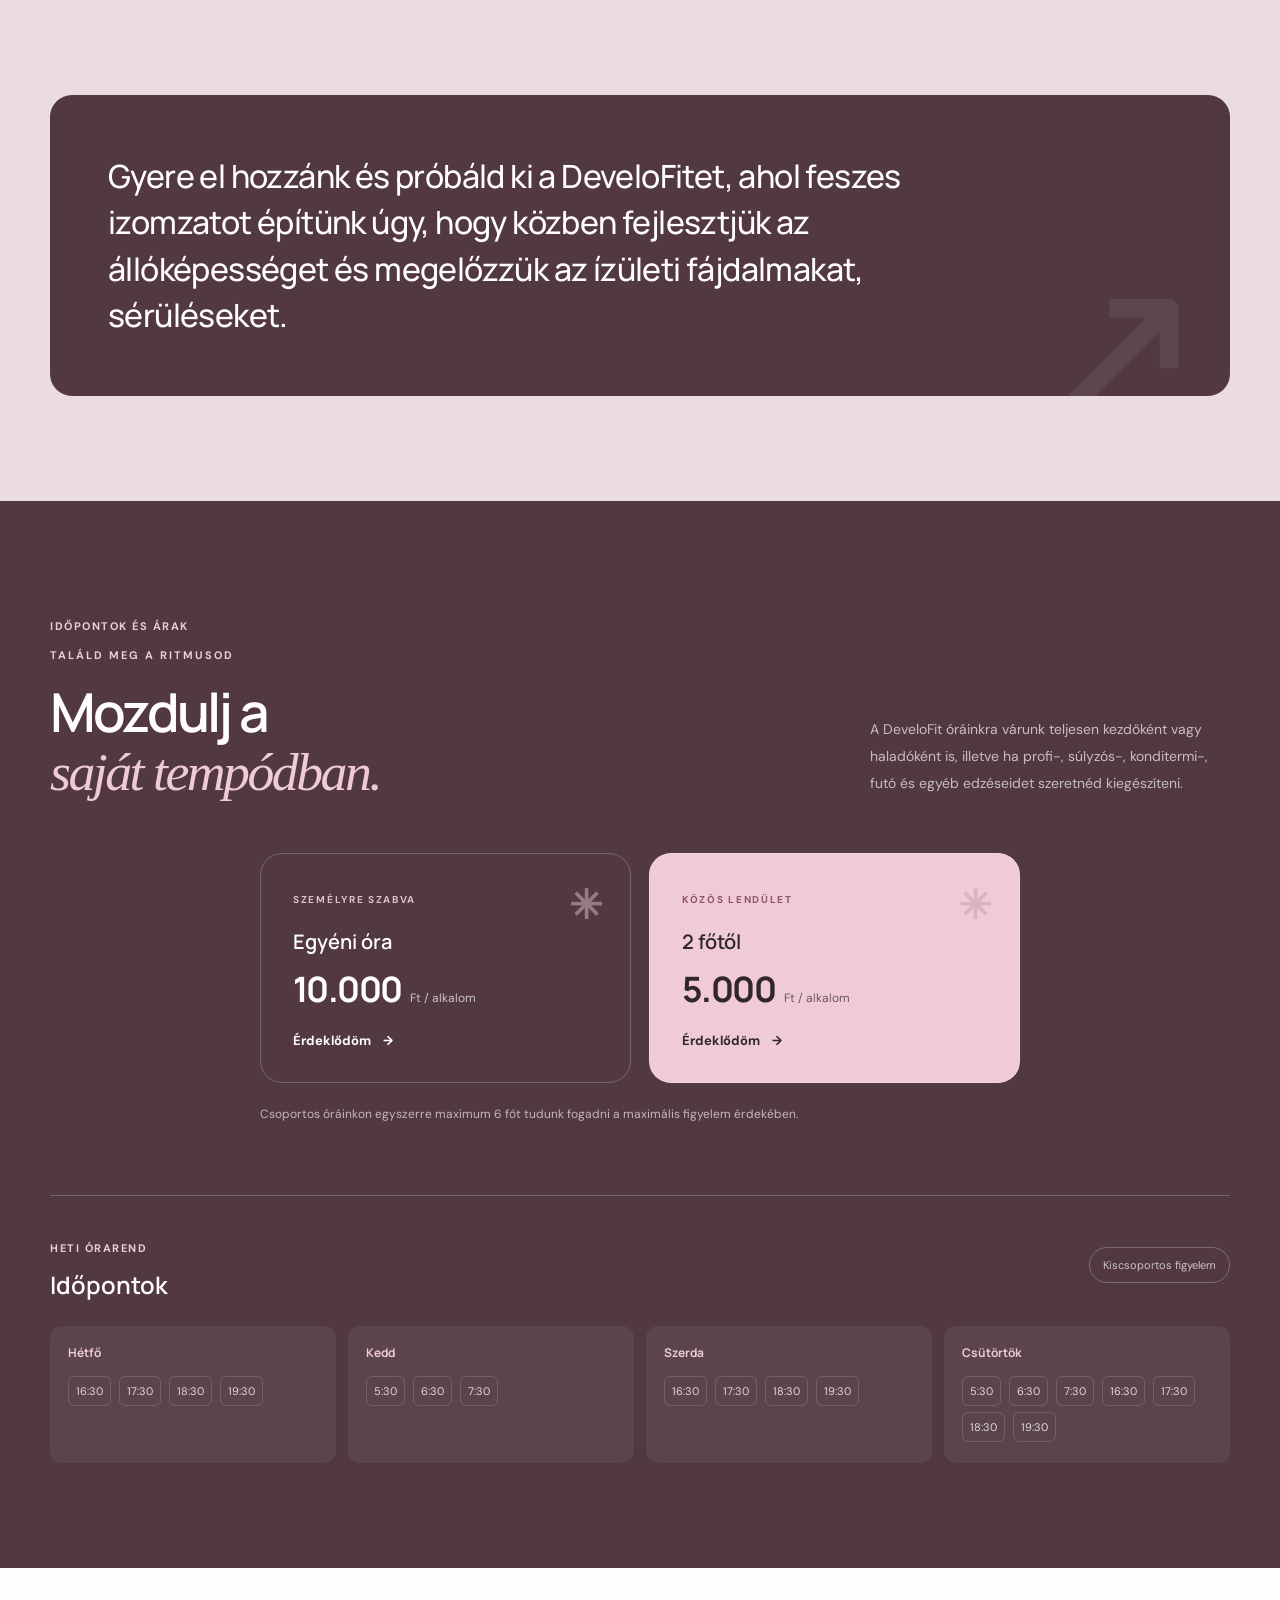
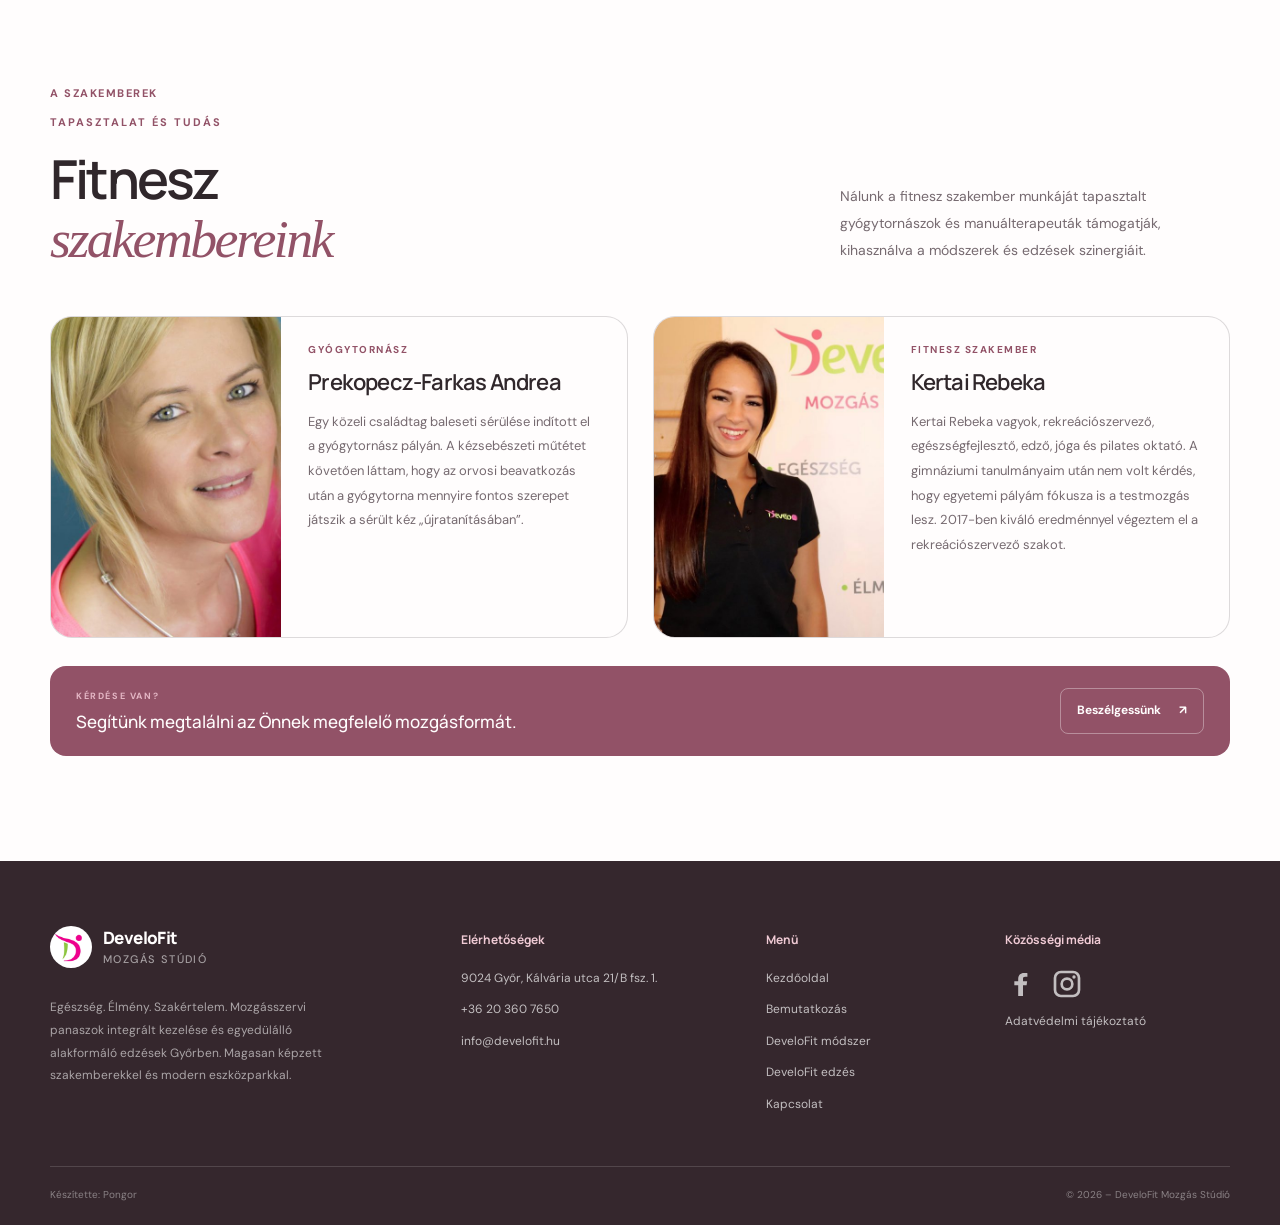
<file: develofit-edzes.html>
<!doctype html>
<html lang="hu">
  <head>
    <meta charset="utf-8">
    <meta name="viewport" content="width=device-width, initial-scale=1">
    <meta name="theme-color" content="#f8f4f4">
    <meta name="description" content="Ismerd meg a DeveloFit edzést: tudatos, személyre szabott alakformálás és prevenció Győrben.">
    <link rel="canonical" href="https://www.develofit.hu/develofit-edzes.html">
    <meta property="og:type" content="website">
    <meta property="og:locale" content="hu_HU">
    <meta property="og:site_name" content="DeveloFit Mozgás Stúdió">
    <meta property="og:title" content="DeveloFit edzés | DeveloFit Mozgás Stúdió">
    <meta property="og:description" content="Személyre szabott alakformáló edzés és prevenció Győrben.">
    <meta property="og:url" content="https://www.develofit.hu/develofit-edzes.html">
    <meta property="og:image" content="https://www.develofit.hu/pics/develofit-mozgas-studio-gyor-develofit-edzes.jpg">
    <meta name="twitter:card" content="summary_large_image">
    <title>DeveloFit edzés | DeveloFit Mozgás Stúdió</title>
    <link rel="icon" type="image/png" href="pics/develofit-favicon.png">
    <link rel="preconnect" href="https://fonts.googleapis.com">
    <link rel="preconnect" href="https://fonts.gstatic.com" crossorigin>
    <link href="https://fonts.googleapis.com/css2?family=DM+Sans:wght@400;500;600;700&family=Manrope:wght@400;500;600;700;800&display=swap" rel="stylesheet">
    <link rel="stylesheet" href="styles.css">
    <script src="script.js" defer></script>
  </head>
  <body>
    <a class="skip-link" href="#main">Ugrás a tartalomhoz</a>
    <header class="site-header">
      <div class="container header-inner">
        <a class="brand" href="index.html" aria-label="DeveloFit kezdőoldal"><img class="brand-mark" src="pics/develofit-favicon.png" alt=""></a>
        <button class="menu-toggle" aria-expanded="false" aria-controls="site-nav" aria-label="Menü megnyitása"><span></span><span></span></button>
        <nav class="site-nav" id="site-nav" aria-label="Fő navigáció">
          <a href="index.html">Kezdőoldal</a>
          <a href="bemutatkozas.html">Bemutatkozás</a>
          <a href="develofit-modszer.html">DeveloFit módszer</a>
          <a href="develofit-edzes.html" aria-current="page">DeveloFit edzés</a>
          <a href="bemutatkozas.html#galeria">Galéria</a>
          <a href="kapcsolat.html#hazirend">Házirend</a>
          <a class="nav-contact" href="kapcsolat.html#kapcsolat">Kapcsolat<span>↗</span></a>
        </nav>
      </div>
    </header>
    <main id="main" class="training-page">
      <section class="training-page-title">
        <div class="container">
          <h1 class="reveal">DeveloFit <em>edzés</em></h1>
        </div>
      </section>
      <section class="training-hero section-pad">
        <div class="container training-hero-grid">
          <div class="training-hero-copy reveal">
            <h2>ÚJ ÓRATÍPUS – <em>EGYEDI FEJLESZTÉS</em></h2>
            <p>Az elmúlt hónapokban egy olyan újfajta óratípuson dolgoztunk, amellyel még nem találkozhattatok sehol. Célként tűztük ki, hogy az alakformálás mellett megtanítsunk helyesen edzeni és elkerülni a sérüléseket. A DeveloFit órákon tónusos és feszes izomzatot építünk, közben pedig végig figyelünk a helyes testtartásra. Itt nem fog megfájdulni a derekad, vagy a térded – vigyázunk az ízületekre és a porcokra, hogy sokáig élvezhesd a mozgás örömét!</p>
            <p>Egy-egy sérülést követően hónapokig tarthat, mire visszanyered a korábbi erőnléted – ezzel a mozgásformával azonban már hamarabb elkezdődhet a regeneráció mellett az edzés is. Modern pilates gépeken és egyedülállóan változatos eszközparkkal dolgozunk. Egy órán 6 fő tud rész venni – így teljes figyelmet tudunk szentelni mindenkinek.</p>
          </div>
          <figure class="training-hero-visual reveal" data-delay="120">
            <img src="pics/develofit-mozgas-studio-gyor-develofit-edzes.jpg" alt="DeveloFit edzés a stúdióban" fetchpriority="high">
            <span class="training-hero-stamp" aria-hidden="true">✳</span>
          </figure>
        </div>
      </section>

      <section class="training-for section-pad">
        <div class="container training-for-grid">
          <div class="training-for-heading reveal">
            <h2>Kinek javasoljuk a DeveloFit-et? <em>Mindenkinek, aki:</em></h2>
          </div>
          <ul class="training-for-list">
            <li class="reveal">Szeretne egy vadiúj mozgásformát kipróbálni</li>
            <li class="reveal" data-delay="70">Fontosnak tartja a prevenciót, az ízületek, izmok és porcok védelmét</li>
            <li class="reveal" data-delay="140">Korábban megsérült sportolás közben, és szeretné ezt elkerülni a jövőben</li>
            <li class="reveal" data-delay="210">Túl pörgősnek tartja az aerobik/TRX órákat, mégis szeretne feszes izomzatot</li>
            <li class="reveal" data-delay="280">A jóga és a pilates órákon nem tud igazán kikapcsolni, esetleg feszeng</li>
            <li class="reveal" data-delay="350">Eddig nem mert konditerembe járni, mert nem tudta, hogyan kell csinálni a gyakorlatokat</li>
          </ul>
        </div>
      </section>

      <section class="training-invite section-pad">
        <div class="container training-invite-inner reveal">
          <span class="training-invite-mark" aria-hidden="true">↗</span>
          <p>Gyere el hozzánk és próbáld ki a DeveloFitet, ahol feszes izomzatot építünk úgy, hogy közben fejlesztjük az állóképességet és megelőzzük az ízületi fájdalmakat, sérüléseket.</p>
        </div>
      </section>

      <section class="pricing section-pad">
        <div class="container">
          <div class="section-heading reveal">
            <div>
              <p class="section-index"> IDŐPONTOK ÉS ÁRAK</p>
              <p class="eyebrow">TALÁLD MEG A RITMUSOD</p>
              <h2>Mozdulj a<br> <em>saját tempódban.</em> </h2>
            </div>
            <p class="heading-aside">A DeveloFit óráinkra várunk teljesen kezdőként vagy haladóként is, illetve ha profi-, súlyzós-, konditermi-, futó és egyéb edzéseidet szeretnéd kiegészíteni.</p>
          </div>
          <div class="price-cards">
            <article class="price-card reveal"> <span class="price-label">SZEMÉLYRE SZABVA</span>
              <h3>Egyéni óra</h3>
              <p class="price"><strong>10.000</strong> <span>Ft / alkalom</span></p>
              <a class="text-link" href="kapcsolat.html#kapcsolat">Érdeklődöm<span> →</span></a>
              <b class="price-star">✳</b></article>
            <article class="price-card featured reveal" data-delay="100"><span class="price-label">KÖZÖS LENDÜLET</span>
              <h3>2 főtől</h3>
              <p class="price"><strong>5.000</strong><span>Ft / alkalom</span></p>
              <a class="text-link" href="kapcsolat.html#kapcsolat">Érdeklődöm<span> →</span></a>
              <b class="price-star">✳</b></article>
          </div>
          <p class="price-note">Csoportos óráinkon egyszerre maximum 6 főt tudunk fogadni a maximális figyelem érdekében.</p>
          <div class="schedule reveal">
            <div class="schedule-heading">
              <div>
                <p class="section-index">HETI ÓRAREND</p>
                <h3>Időpontok</h3>
              </div>
                <span>Kiscsoportos figyelem</span></div>
            <div class="schedule-grid">
              <div>
                <h4>Hétfő</h4>
                <p>16:30</p>
                <p>17:30</p>
                <p>18:30</p>
                <p>19:30</p>
              </div>
              <div>
                <h4>Kedd</h4>
                <p>5:30</p>
                <p>6:30</p>
                <p>7:30</p>
              </div>
              <div>
                <h4>Szerda</h4>
                <p>16:30</p>
                <p>17:30</p>
                <p>18:30</p>
                <p>19:30</p>
              </div>
              <div>
                <h4>Csütörtök</h4>
                <p>5:30</p>
                <p>6:30</p>
                <p>7:30</p>
                <p>16:30</p>
                <p>17:30</p>
                <p>18:30</p>
                <p>19:30</p>
              </div>
            </div>
          </div>
        </div>
      </section>
      <section class="team section-pad">
        <div class="container">
          <div class="team-heading reveal">
            <div>
              <p class="section-index"> A SZAKEMBEREK</p>
              <p class="eyebrow">TAPASZTALAT ÉS TUDÁS</p>
              <h2>Fitnesz<br><em>szakembereink</em></h2>
            </div>
            <p>Nálunk a fitnesz szakember munkáját tapasztalt gyógytornászok és manuálterapeuták támogatják, kihasználva a módszerek és edzések szinergiáit.</p>
          </div>
          <div class="team-grid">
            <article class="team-card reveal">
              <div class="team-photo">
                <img src="pics/andrea.jpg" alt="Prekopecz-Farkas Andrea" loading="lazy">
                </div>
              <div class="team-info">
                <p class="team-role">GYÓGYTORNÁSZ</p>
                <h3>Prekopecz-Farkas Andrea</h3>
                <p>Egy közeli családtag baleseti sérülése indított el a gyógytornász pályán. A kézsebészeti műtétet követően láttam, hogy az orvosi beavatkozás után a gyógytorna mennyire fontos szerepet játszik a sérült kéz „újratanításában”.</p>
              </div>
            </article>
            <article class="team-card reveal" data-delay="120">
              <div class="team-photo">
                <img src="pics/rebeka.jpg" alt="Kertai Rebeka" loading="lazy">
                </div>
              <div class="team-info">
                <p class="team-role">FITNESZ SZAKEMBER</p>
                <h3>Kertai Rebeka</h3>
                <p>Kertai Rebeka vagyok, rekreációszervező, egészségfejlesztő, edző, jóga és pilates oktató. A gimnáziumi tanulmányaim után nem volt kérdés, hogy egyetemi pályám fókusza is a testmozgás lesz. 2017-ben kiváló eredménnyel végeztem el a rekreációszervező szakot.</p>
              </div>
            </article>
          </div>
          <div class="team-contact reveal">
            <div>
              <p class="team-contact-label">KÉRDÉSE VAN?</p>
              <p class="team-contact-copy">Segítünk megtalálni az Önnek megfelelő mozgásformát.</p>
            </div>
            <a href="kapcsolat.html#kapcsolat">Beszélgessünk <span aria-hidden="true">↗</span></a>
          </div>
        </div>
      </section>
    </main>
    <footer class="footer">
      <div class="container footer-grid">
        <div class="footer-brand">
          <a class="brand brand-light" href="index.html"><img class="brand-mark" src="pics/develofit-favicon.png" alt=""><span class="brand-name">DeveloFit<small>Mozgás Stúdió</small></span></a>
          <p>Egészség. Élmény. Szakértelem. Mozgásszervi panaszok integrált kezelése és egyedülálló alakformáló edzések Győrben. Magasan képzett szakemberekkel és modern eszközparkkal.</p>
        </div>
        <div class="footer-col">
          <h3>Elérhetőségek</h3>
          <a href="https://maps.google.com/?q=9024+Győr,+Kálvária+utca+21/B">9024 Győr, Kálvária utca 21/B fsz. 1.</a>
          <a href="tel:+36203607650">+36 20 360 7650</a>
          <a href="mailto:info@develofit.hu">info@develofit.hu</a>
        </div>
        <div class="footer-col">
          <h3>Menü</h3>
          <a href="index.html">Kezdőoldal</a>
          <a href="bemutatkozas.html">Bemutatkozás</a>
          <a href="develofit-modszer.html">DeveloFit módszer</a>
          <a href="develofit-edzes.html">DeveloFit edzés</a>
          <a href="kapcsolat.html#kapcsolat">Kapcsolat</a>
        </div>
        <div class="footer-col">
          <h3>Közösségi média</h3>
          <div class="footer-social-links">
            <a class="footer-social-link" href="https://www.facebook.com/develofit" target="_blank" rel="noopener" aria-label="Facebook">
              <svg aria-hidden="true" focusable="false" viewBox="0 0 24 24"><path d="M13.5 21v-8h2.7l.4-3h-3.1V8.1c0-.9.3-1.5 1.6-1.5h1.7V3.9c-.3 0-1.4-.1-2.6-.1-2.6 0-4.3 1.6-4.3 4.5V10H7v3h2.9v8h3.6z"/></svg>
            </a>
            <a class="footer-social-link" href="https://www.instagram.com/develofitmozgasstudio/" target="_blank" rel="noopener" aria-label="Instagram">
              <svg aria-hidden="true" focusable="false" viewBox="0 0 24 24"><path d="M7.5 2h9A5.5 5.5 0 0 1 22 7.5v9a5.5 5.5 0 0 1-5.5 5.5h-9A5.5 5.5 0 0 1 2 16.5v-9A5.5 5.5 0 0 1 7.5 2zm0 2A3.5 3.5 0 0 0 4 7.5v9A3.5 3.5 0 0 0 7.5 20h9a3.5 3.5 0 0 0 3.5-3.5v-9A3.5 3.5 0 0 0 16.5 4h-9zM12 7a5 5 0 1 1 0 10 5 5 0 0 1 0-10zm0 2a3 3 0 1 0 0 6 3 3 0 0 0 0-6zm5.25-3.5a1.25 1.25 0 1 1 0 2.5 1.25 1.25 0 0 1 0-2.5z"/></svg>
            </a>
          </div>
          <a href="adatvedelmi-tajekoztato.html">Adatvédelmi tájékoztató</a>
        </div>
      </div>
      <div class="container footer-bottom"><span>Készítette: Pongor </span><span>© 2026 – DeveloFit Mozgás Stúdió</span></div>
    </footer>
  </body>
</html>
</file>
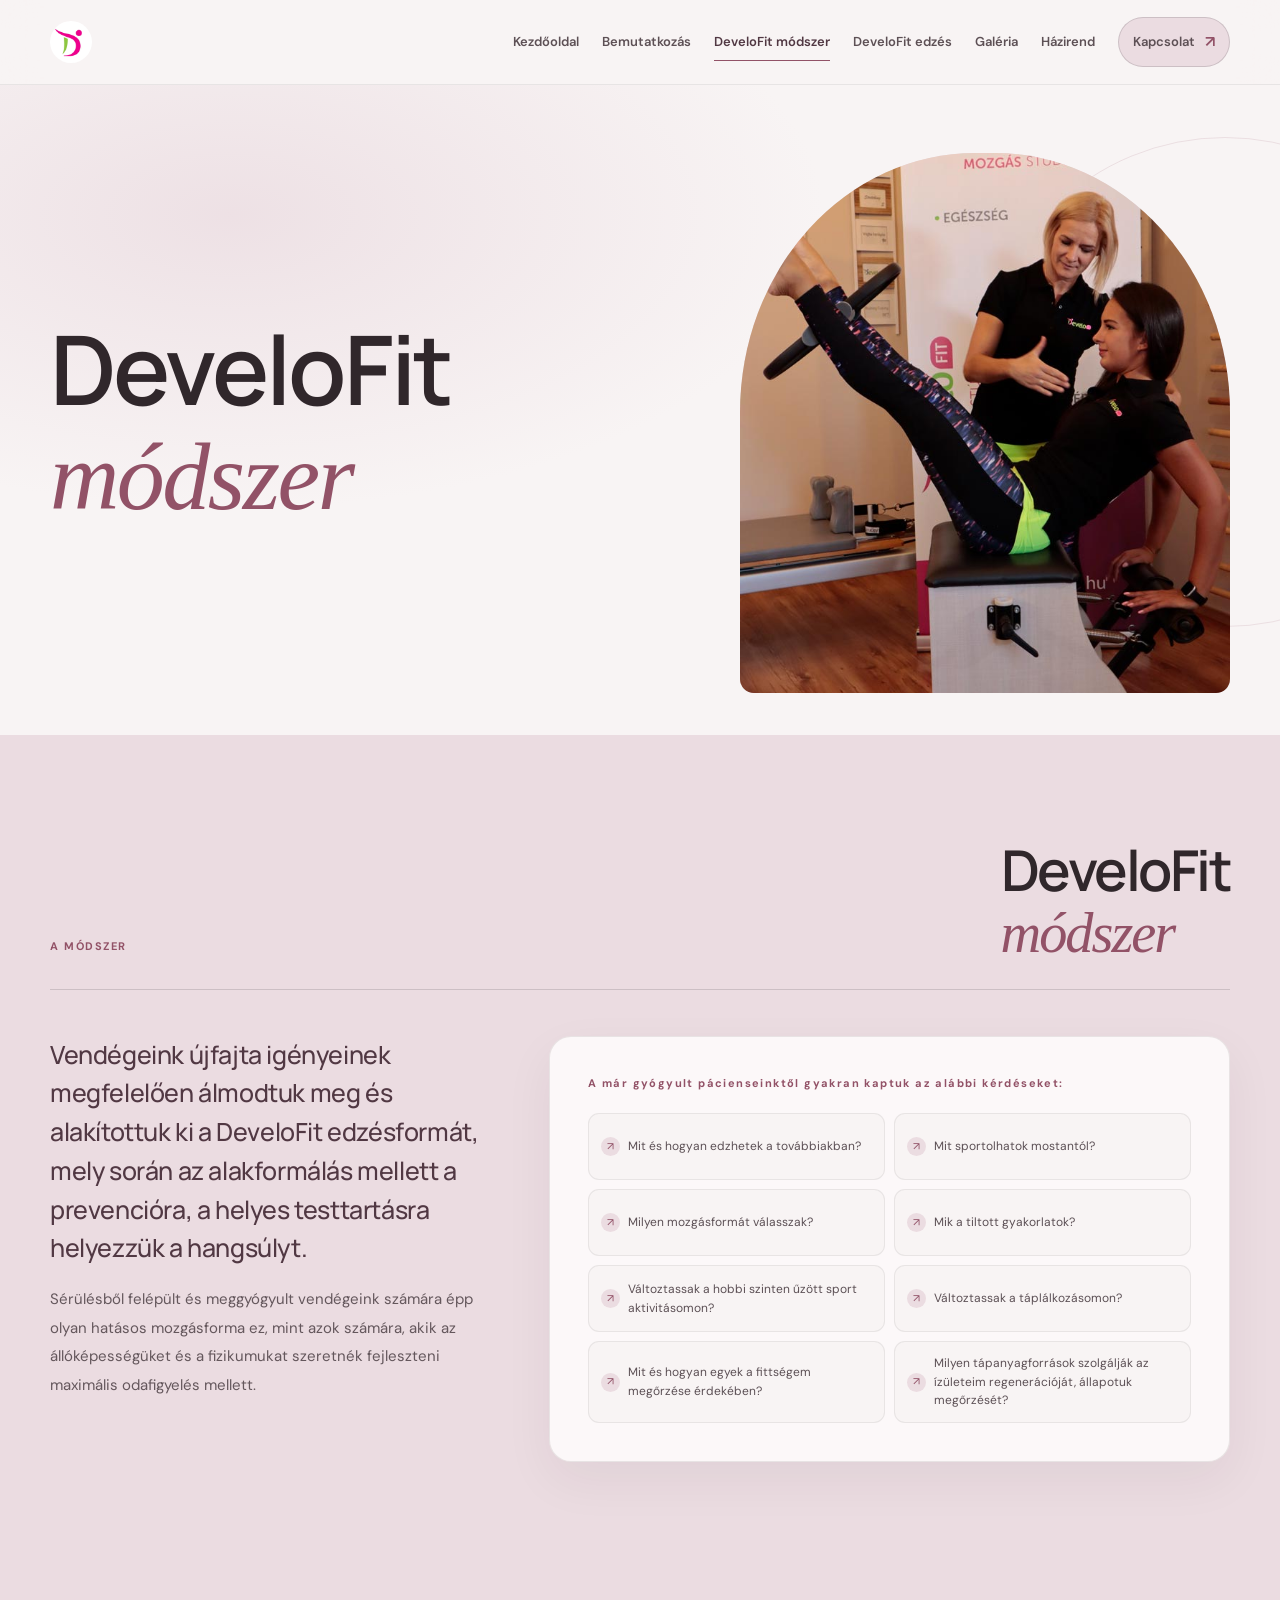
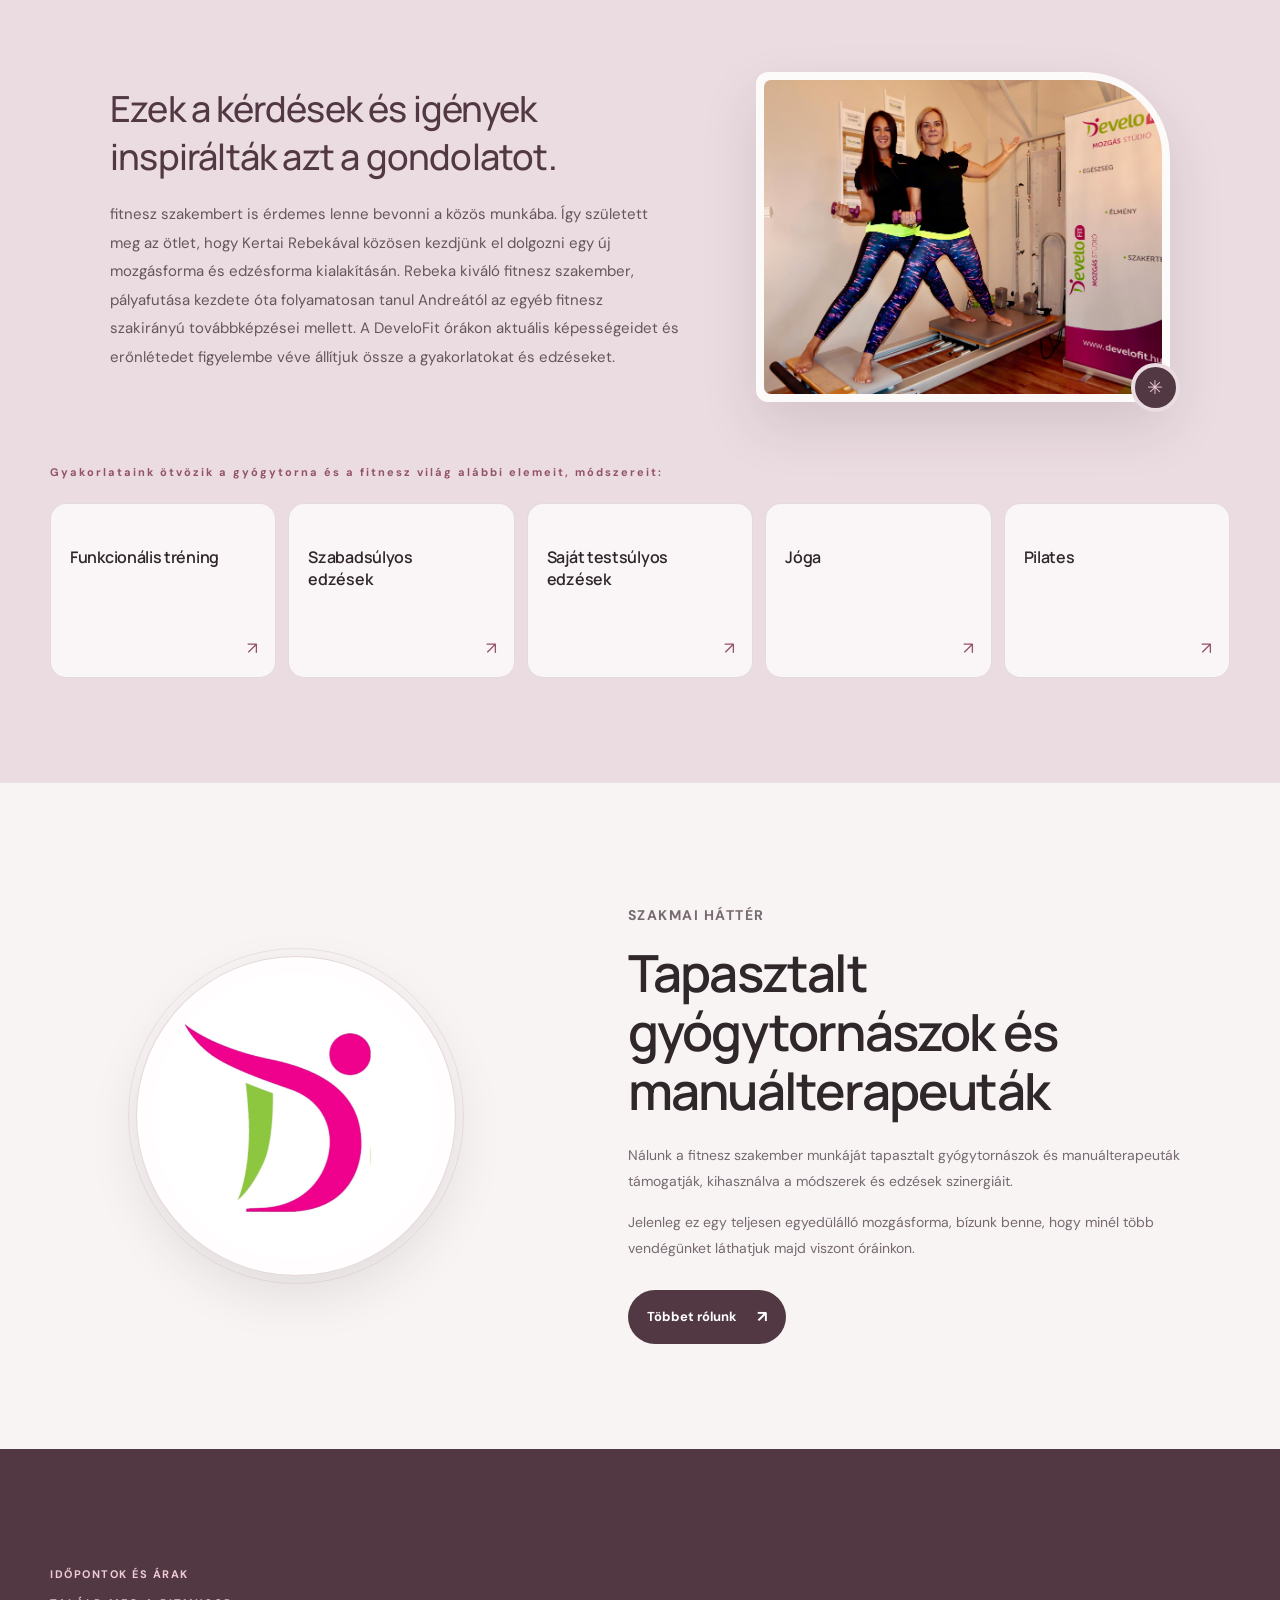
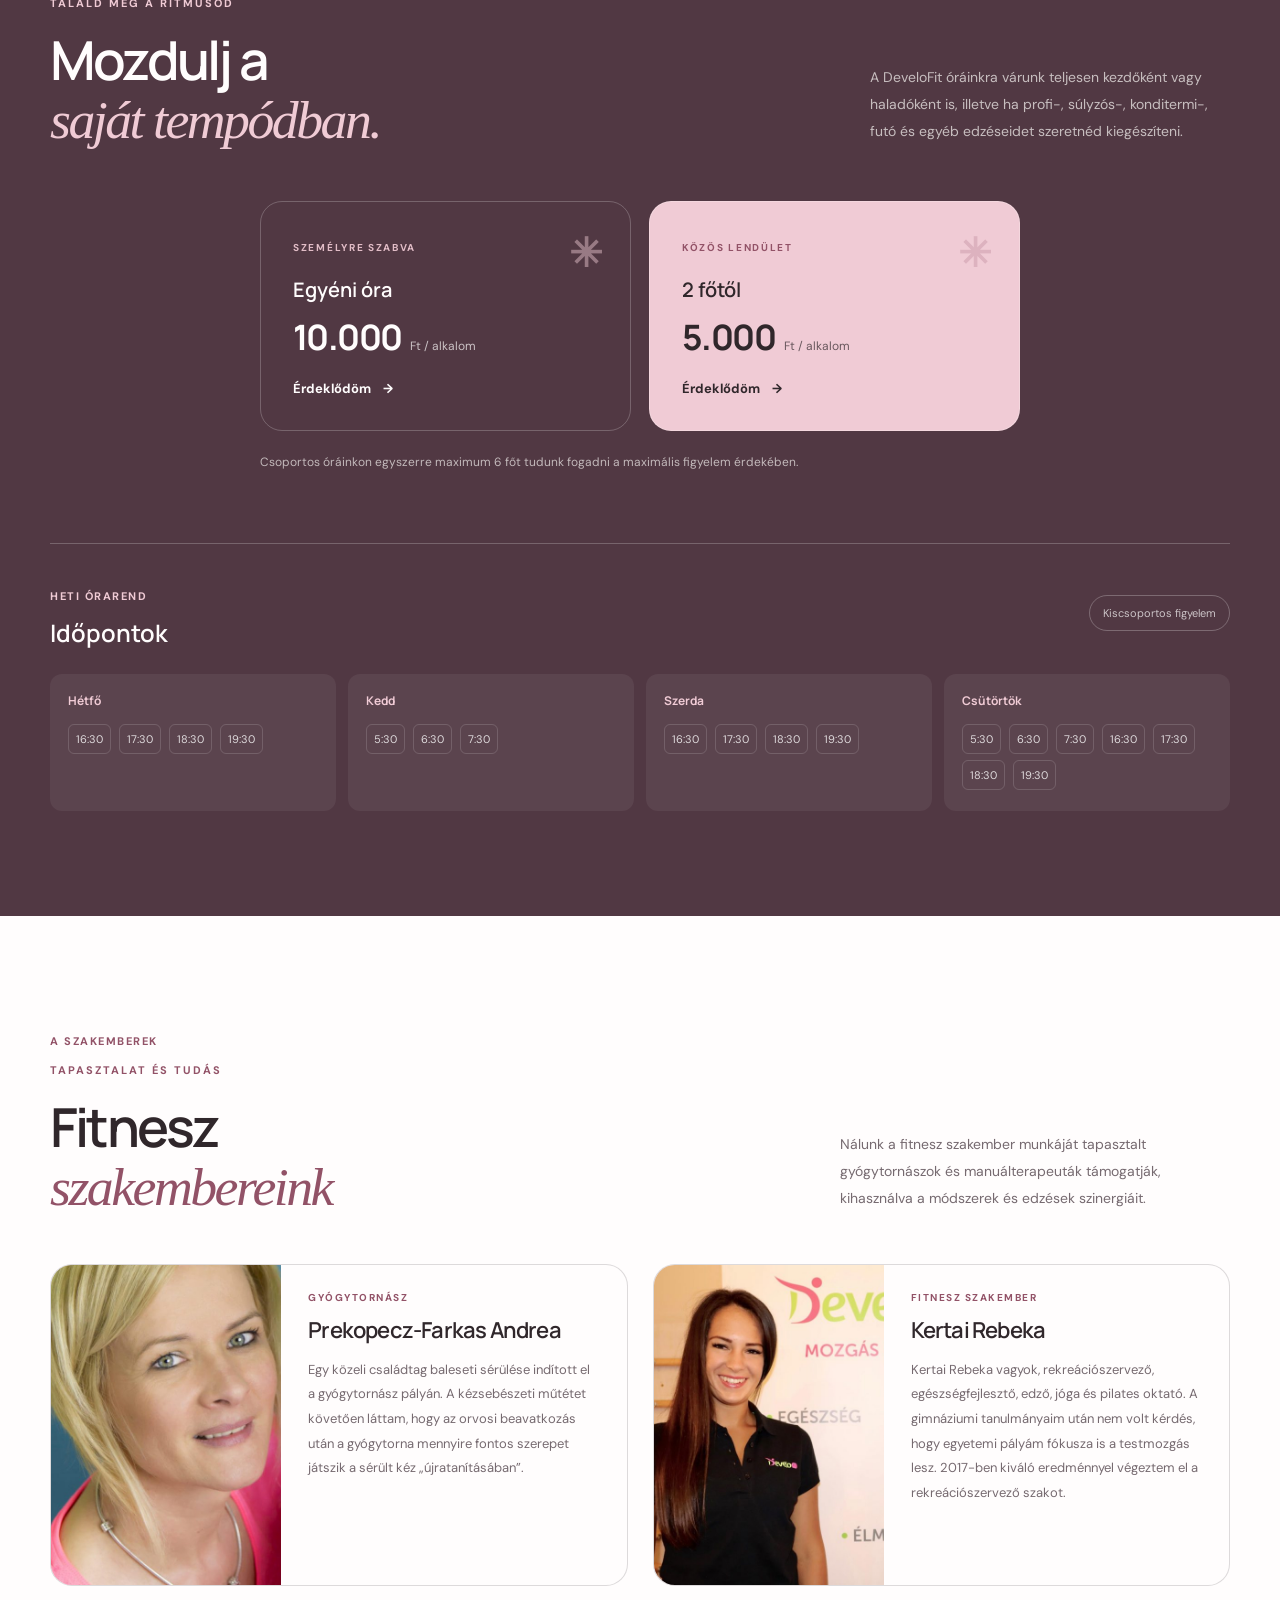
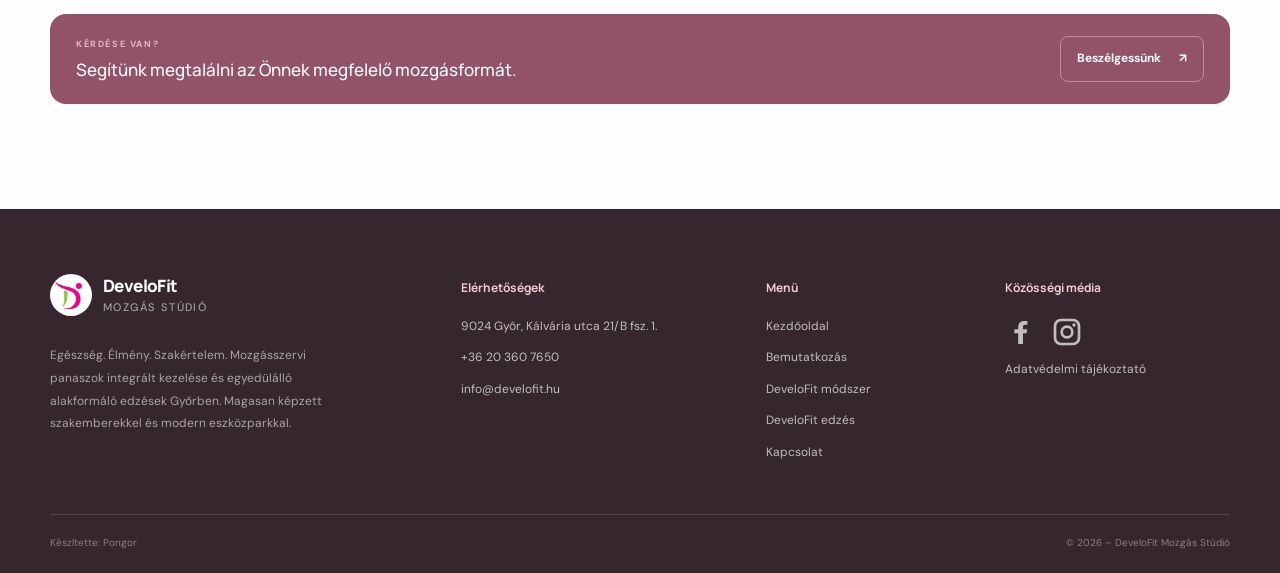
<file: develofit-modszer.html>
<!doctype html>
<html lang="hu">
  <head>
    <meta charset="utf-8">
    <meta name="viewport" content="width=device-width, initial-scale=1">
    <meta name="theme-color" content="#f8f4f4">
    <meta name="description" content="Ismerd meg a DeveloFit módszert: személyre szabott, tudatos mozgás Győrben, gyógytorna és fitnesz elemek ötvözésével.">
    <link rel="canonical" href="https://www.develofit.hu/develofit-modszer.html">
    <meta property="og:type" content="website">
    <meta property="og:locale" content="hu_HU">
    <meta property="og:site_name" content="DeveloFit Mozgás Stúdió">
    <meta property="og:title" content="DeveloFit módszer | DeveloFit Mozgás Stúdió">
    <meta property="og:description" content="Személyre szabott, tudatos mozgás gyógytorna és fitnesz elemekkel Győrben.">
    <meta property="og:url" content="https://www.develofit.hu/develofit-modszer.html">
    <meta property="og:image" content="https://www.develofit.hu/pics/develofit-mozgas-studio-gyor-develofit-modszer.jpg">
    <meta name="twitter:card" content="summary_large_image">
    <title>DeveloFit módszer | DeveloFit Mozgás Stúdió</title>
    <link rel="icon" type="image/png" href="pics/develofit-favicon.png">
    <link rel="preconnect" href="https://fonts.googleapis.com">
    <link rel="preconnect" href="https://fonts.gstatic.com" crossorigin>
    <link href="https://fonts.googleapis.com/css2?family=DM+Sans:wght@400;500;600;700&family=Manrope:wght@400;500;600;700;800&display=swap" rel="stylesheet">
    <link rel="stylesheet" href="styles.css">
    <script src="script.js" defer></script>
  </head>
  <body>
    <a class="skip-link" href="#main">Ugrás a tartalomhoz</a>
    <header class="site-header">
      <div class="container header-inner">
        <a class="brand" href="index.html" aria-label="DeveloFit kezdőoldal"><img class="brand-mark" src="pics/develofit-favicon.png" alt=""></a>
        <button class="menu-toggle" aria-expanded="false" aria-controls="site-nav" aria-label="Menü megnyitása"><span></span><span></span></button>
        <nav class="site-nav" id="site-nav" aria-label="Fő navigáció">
          <a href="index.html">Kezdőoldal</a>
          <a href="bemutatkozas.html">Bemutatkozás</a>
          <a href="develofit-modszer.html" aria-current="page">DeveloFit módszer</a>
          <a href="develofit-edzes.html">DeveloFit edzés</a>
          <a href="bemutatkozas.html#galeria">Galéria</a>
          <a href="kapcsolat.html#hazirend">Házirend</a>
          <a class="nav-contact" href="kapcsolat.html#kapcsolat">Kapcsolat<span>↗</span></a>
        </nav>
      </div>
    </header>
    <main id="main">
      <section class="method-page-hero">
        <div class="orbit orbit-one"></div>
        <div class="container method-page-hero-grid">
          <div class="method-page-title reveal">
            <h1>DeveloFit<br><em>módszer</em></h1>
          </div>
          <div class="method-page-hero-image reveal" data-delay="120">
            <img src="pics/develofit-mozgas-studio-gyor-develofit-modszer.jpg" alt="DeveloFit módszer közben, szakmai támogatással">
            <span class="method-page-hero-stamp" aria-hidden="true">✳</span>
          </div>
        </div>
      </section>

      <section class="method-page-intro section-pad">
        <div class="container">
          <div class="method-page-intro-heading reveal">
            <p class="section-index"> A MÓDSZER</p>
            <h2>DeveloFit<br><em>módszer</em></h2>
          </div>
          <div class="method-page-intro-grid">
            <div class="method-page-intro-copy reveal">
            <p class="large-copy">Vendégeink újfajta igényeinek megfelelően álmodtuk meg és alakítottuk ki a DeveloFit edzésformát, mely során az alakformálás mellett a prevencióra, a helyes testtartásra helyezzük a hangsúlyt.</p>
            <p class="large-copy">Sérülésből felépült és meggyógyult vendégeink számára épp olyan hatásos mozgásforma ez, mint azok számára, akik az állóképességüket és a fizikumukat szeretnék fejleszteni maximális odafigyelés mellett.</p>
            </div>
            <div class="method-page-questions reveal" data-delay="100">
              <p class="eyebrow">A már gyógyult pácienseinktől gyakran kaptuk az alábbi kérdéseket:</p>
              <div class="method-page-question-list">
                <p>Mit és hogyan edzhetek a továbbiakban?</p>
                <p>Mit sportolhatok mostantól?</p>
                <p>Milyen mozgásformát válasszak?</p>
                <p>Mik a tiltott gyakorlatok?</p>
                <p>Változtassak a hobbi szinten űzött sport aktivitásomon?</p>
                <p>Változtassak a táplálkozásomon?</p>
                <p>Mit és hogyan egyek a fittségem megőrzése érdekében?</p>
                <p>Milyen tápanyagforrások szolgálják az ízületeim regenerációját, állapotuk megőrzését?</p>
              </div>
            </div>
          </div>
        </div>
      </section>

      <section class="method-page-approach section-pad">
        <div class="container">
          <div class="method-page-story reveal">
            <div>
              <p class="large-copy">Ezek a kérdések és igények inspirálták azt a gondolatot.</p>
              <p class="large-copy">fitnesz szakembert is érdemes lenne bevonni a közös munkába. Így született meg az ötlet, hogy Kertai Rebekával közösen kezdjünk el dolgozni egy új mozgásforma és edzésforma kialakításán. Rebeka kiváló fitnesz szakember, pályafutása kezdete óta folyamatosan tanul Andreától az egyéb fitnesz szakirányú továbbképzései mellett. A DeveloFit órákon aktuális képességeidet és erőnlétedet figyelembe véve állítjuk össze a gyakorlatokat és edzéseket.</p>
            </div>
            <figure class="method-page-story-image reveal" data-delay="120">
              <img src="pics/rebiesandiedzenek.jpg" alt="Rebeka edzést vezet a DeveloFit stúdióban" loading="lazy">
              <span aria-hidden="true">✳</span>
            </figure>
          </div>
          <div class="method-page-exercises reveal">
            <p class="eyebrow">Gyakorlataink ötvözik a gyógytorna és a fitnesz világ alábbi elemeit, módszereit:</p>
            <div class="method-page-cards">
              <article class="method-page-card"><h3>Funkcionális tréning</h3><i aria-hidden="true">↗</i></article>
              <article class="method-page-card"><h3>Szabadsúlyos edzések</h3><i aria-hidden="true">↗</i></article>
              <article class="method-page-card"><h3>Saját testsúlyos edzések</h3><i aria-hidden="true">↗</i></article>
              <article class="method-page-card"><h3>Jóga</h3><i aria-hidden="true">↗</i></article>
              <article class="method-page-card"><h3>Pilates</h3><i aria-hidden="true">↗</i></article>
            </div>
          </div>
        </div>
      </section>

      <section class="method-page-support section-pad">
        <div class="container method-page-support-grid">
          <div class="method-page-support-image reveal">
            <img src="pics/develofit-favicon.png" alt="DeveloFit embléma" loading="lazy">
          </div>
          <div class="method-page-support-copy reveal">
            <p class="section-index"> SZAKMAI HÁTTÉR</p>
            <h2>Tapasztalt gyógytornászok és manuálterapeuták</h2>
            <p>Nálunk a fitnesz szakember munkáját tapasztalt gyógytornászok és manuálterapeuták támogatják, kihasználva a módszerek és edzések szinergiáit.</p>
            <p>Jelenleg ez egy teljesen egyedülálló mozgásforma, bízunk benne, hogy minél több vendégünket láthatjuk majd viszont óráinkon.</p>
            <a class="button button-dark" href="bemutatkozas.html">Többet rólunk<span> ↗</span></a>
          </div>
        </div>
      </section>

        <section class="pricing section-pad">
        <div class="container">
          <div class="section-heading reveal">
            <div>
              <p class="section-index"> IDŐPONTOK ÉS ÁRAK</p>
              <p class="eyebrow">TALÁLD MEG A RITMUSOD</p>
              <h2>Mozdulj a<br> <em>saját tempódban.</em> </h2>
            </div>
            <p class="heading-aside">A DeveloFit óráinkra várunk teljesen kezdőként vagy haladóként is, illetve ha profi-, súlyzós-, konditermi-, futó és egyéb edzéseidet szeretnéd kiegészíteni.</p>
          </div>
          <div class="price-cards">
            <article class="price-card reveal"> <span class="price-label">SZEMÉLYRE SZABVA</span>
              <h3>Egyéni óra</h3>
              <p class="price"><strong>10.000</strong> <span>Ft / alkalom</span></p>
              <a class="text-link" href="kapcsolat.html#kapcsolat">Érdeklődöm<span> →</span></a>
              <b class="price-star">✳</b></article>
            <article class="price-card featured reveal" data-delay="100"><span class="price-label">KÖZÖS LENDÜLET</span>
              <h3>2 főtől</h3>
              <p class="price"><strong>5.000</strong><span>Ft / alkalom</span></p>
              <a class="text-link" href="kapcsolat.html#kapcsolat">Érdeklődöm<span> →</span></a>
              <b class="price-star">✳</b></article>
          </div>
          <p class="price-note">Csoportos óráinkon egyszerre maximum 6 főt tudunk fogadni a maximális figyelem érdekében.</p>
          <div class="schedule reveal">
            <div class="schedule-heading">
              <div>
                <p class="section-index">HETI ÓRAREND</p>
                <h3>Időpontok</h3>
              </div>
                <span>Kiscsoportos figyelem</span></div>
            <div class="schedule-grid">
              <div>
                <h4>Hétfő</h4>
                <p>16:30</p>
                <p>17:30</p>
                <p>18:30</p>
                <p>19:30</p>
              </div>
              <div>
                <h4>Kedd</h4>
                <p>5:30</p>
                <p>6:30</p>
                <p>7:30</p>
              </div>
              <div>
                <h4>Szerda</h4>
                <p>16:30</p>
                <p>17:30</p>
                <p>18:30</p>
                <p>19:30</p>
              </div>
              <div>
                <h4>Csütörtök</h4>
                <p>5:30</p>
                <p>6:30</p>
                <p>7:30</p>
                <p>16:30</p>
                <p>17:30</p>
                <p>18:30</p>
                <p>19:30</p>
              </div>
            </div>
          </div>
        </div>
      </section>
        <section class="team section-pad">
        <div class="container">
          <div class="team-heading reveal">
            <div>
              <p class="section-index"> A SZAKEMBEREK</p>
              <p class="eyebrow">TAPASZTALAT ÉS TUDÁS</p>
              <h2>Fitnesz<br><em>szakembereink</em></h2>
            </div>
            <p>Nálunk a fitnesz szakember munkáját tapasztalt gyógytornászok és manuálterapeuták támogatják, kihasználva a módszerek és edzések szinergiáit.</p>
          </div>
          <div class="team-grid">
            <article class="team-card reveal">
              <div class="team-photo">
                <img src="pics/andrea.jpg" alt="Prekopecz-Farkas Andrea" loading="lazy">
                </div>
              <div class="team-info">
                <p class="team-role">GYÓGYTORNÁSZ</p>
                <h3>Prekopecz-Farkas Andrea</h3>
                <p>Egy közeli családtag baleseti sérülése indított el a gyógytornász pályán. A kézsebészeti műtétet követően láttam, hogy az orvosi beavatkozás után a gyógytorna mennyire fontos szerepet játszik a sérült kéz „újratanításában”.</p>
              </div>
            </article>
            <article class="team-card reveal" data-delay="120">
              <div class="team-photo">
                <img src="pics/rebeka.jpg" alt="Kertai Rebeka" loading="lazy">
                </div>
              <div class="team-info">
                <p class="team-role">FITNESZ SZAKEMBER</p>
                <h3>Kertai Rebeka</h3>
                <p>Kertai Rebeka vagyok, rekreációszervező, egészségfejlesztő, edző, jóga és pilates oktató. A gimnáziumi tanulmányaim után nem volt kérdés, hogy egyetemi pályám fókusza is a testmozgás lesz. 2017-ben kiváló eredménnyel végeztem el a rekreációszervező szakot.</p>
              </div>
            </article>
          </div>
          <div class="team-contact reveal">
            <div>
              <p class="team-contact-label">KÉRDÉSE VAN?</p>
              <p class="team-contact-copy">Segítünk megtalálni az Önnek megfelelő mozgásformát.</p>
            </div>
            <a href="kapcsolat.html#kapcsolat">Beszélgessünk <span aria-hidden="true">↗</span></a>
          </div>
        </div>
      </section>
     
    </main>
    <footer class="footer">
      <div class="container footer-grid">
        <div class="footer-brand">
          <a class="brand brand-light" href="index.html"><img class="brand-mark" src="pics/develofit-favicon.png" alt=""><span class="brand-name">DeveloFit<small>Mozgás Stúdió</small></span></a>
          <p>Egészség. Élmény. Szakértelem. Mozgásszervi panaszok integrált kezelése és egyedülálló alakformáló edzések Győrben. Magasan képzett szakemberekkel és modern eszközparkkal.</p>
        </div>
        <div class="footer-col">
          <h3>Elérhetőségek</h3>
          <a href="https://maps.google.com/?q=9024+Győr,+Kálvária+utca+21/B">9024 Győr, Kálvária utca 21/B fsz. 1.</a>
          <a href="tel:+36203607650">+36 20 360 7650</a>
          <a href="mailto:info@develofit.hu">info@develofit.hu</a>
        </div>
        <div class="footer-col">
          <h3>Menü</h3>
          <a href="index.html">Kezdőoldal</a>
          <a href="bemutatkozas.html">Bemutatkozás</a>
          <a href="develofit-modszer.html">DeveloFit módszer</a>
          <a href="develofit-edzes.html">DeveloFit edzés</a>
          <a href="kapcsolat.html#kapcsolat">Kapcsolat</a>
        </div>
        <div class="footer-col">
          <h3>Közösségi média</h3>
          <div class="footer-social-links">
            <a class="footer-social-link" href="https://www.facebook.com/develofit" target="_blank" rel="noopener" aria-label="Facebook">
              <svg aria-hidden="true" focusable="false" viewBox="0 0 24 24"><path d="M13.5 21v-8h2.7l.4-3h-3.1V8.1c0-.9.3-1.5 1.6-1.5h1.7V3.9c-.3 0-1.4-.1-2.6-.1-2.6 0-4.3 1.6-4.3 4.5V10H7v3h2.9v8h3.6z"/></svg>
            </a>
            <a class="footer-social-link" href="https://www.instagram.com/develofitmozgasstudio/" target="_blank" rel="noopener" aria-label="Instagram">
              <svg aria-hidden="true" focusable="false" viewBox="0 0 24 24"><path d="M7.5 2h9A5.5 5.5 0 0 1 22 7.5v9a5.5 5.5 0 0 1-5.5 5.5h-9A5.5 5.5 0 0 1 2 16.5v-9A5.5 5.5 0 0 1 7.5 2zm0 2A3.5 3.5 0 0 0 4 7.5v9A3.5 3.5 0 0 0 7.5 20h9a3.5 3.5 0 0 0 3.5-3.5v-9A3.5 3.5 0 0 0 16.5 4h-9zM12 7a5 5 0 1 1 0 10 5 5 0 0 1 0-10zm0 2a3 3 0 1 0 0 6 3 3 0 0 0 0-6zm5.25-3.5a1.25 1.25 0 1 1 0 2.5 1.25 1.25 0 0 1 0-2.5z"/></svg>
            </a>
          </div>
          <a href="adatvedelmi-tajekoztato.html">Adatvédelmi tájékoztató</a>
        </div>
      </div>
      <div class="container footer-bottom"><span>Készítette: Pongor </span><span>© 2026 – DeveloFit Mozgás Stúdió</span></div>
    </footer>
  </body>
</html>
</file>
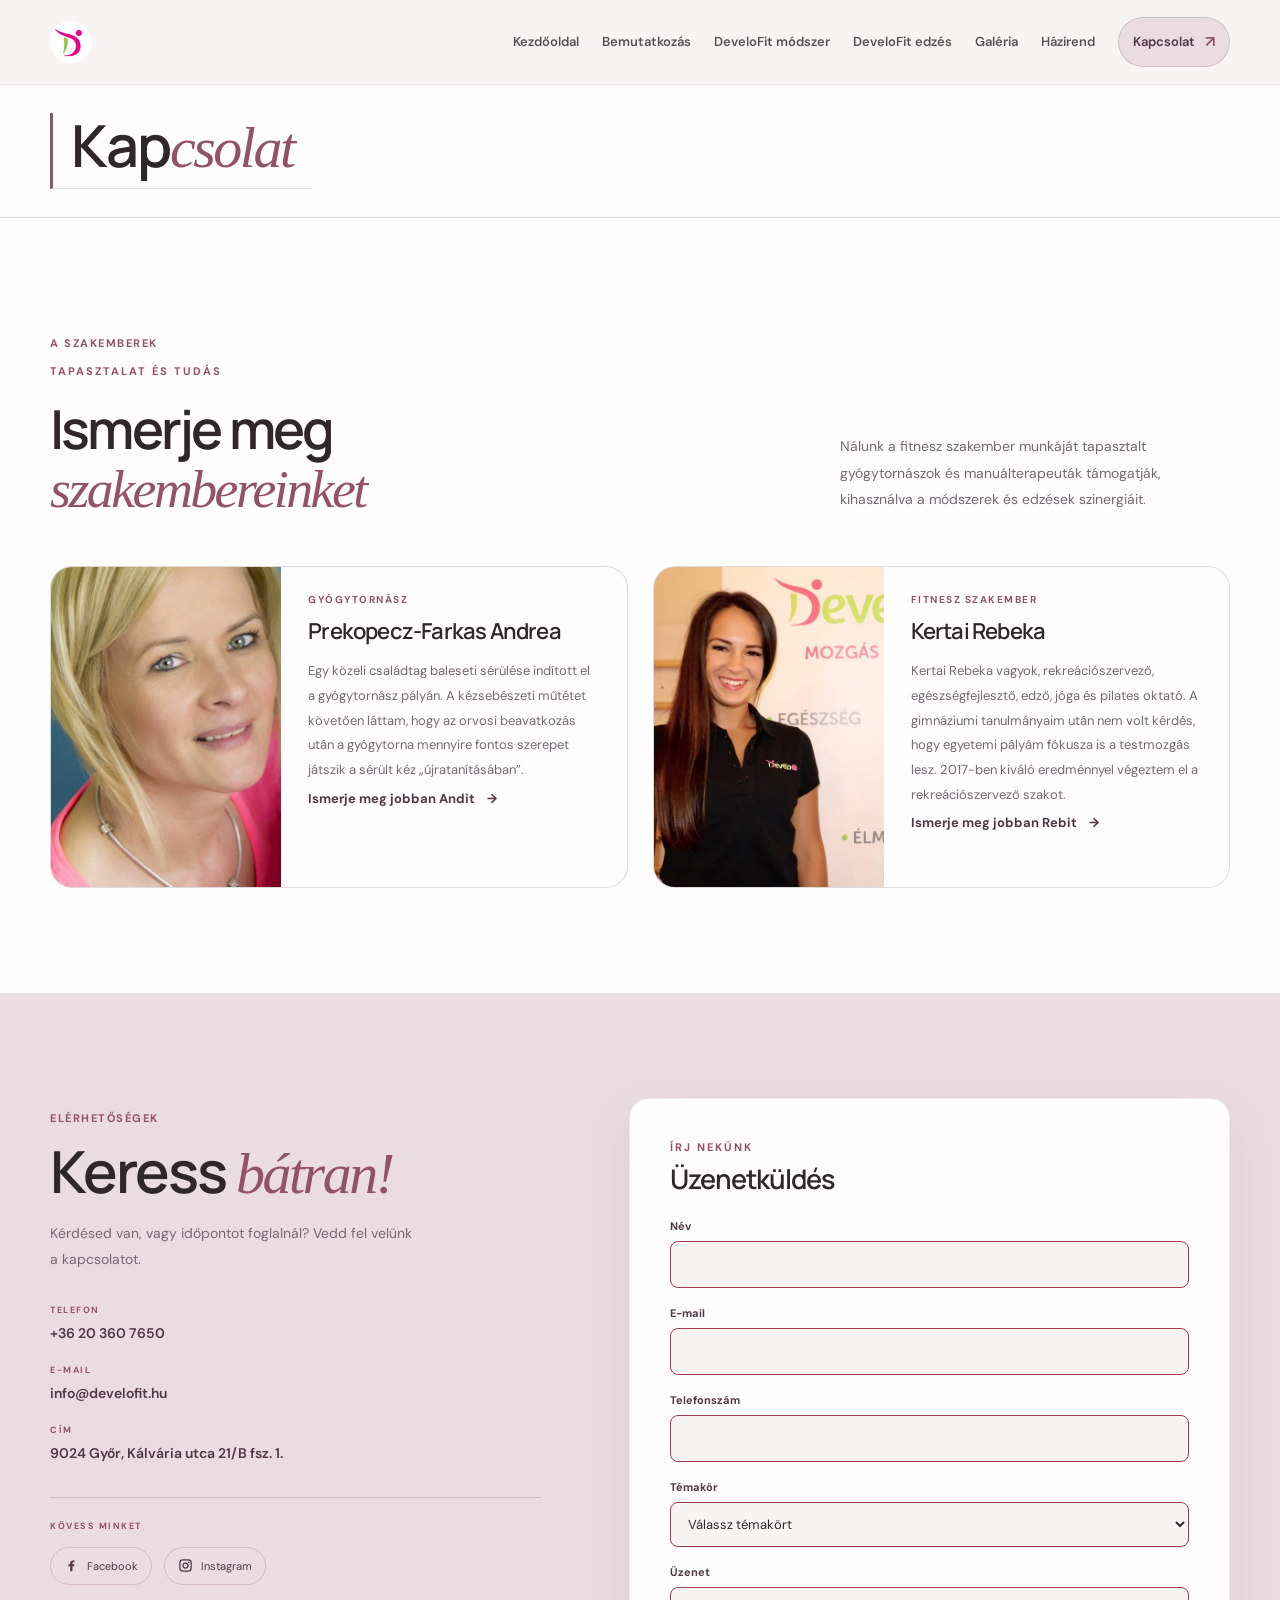
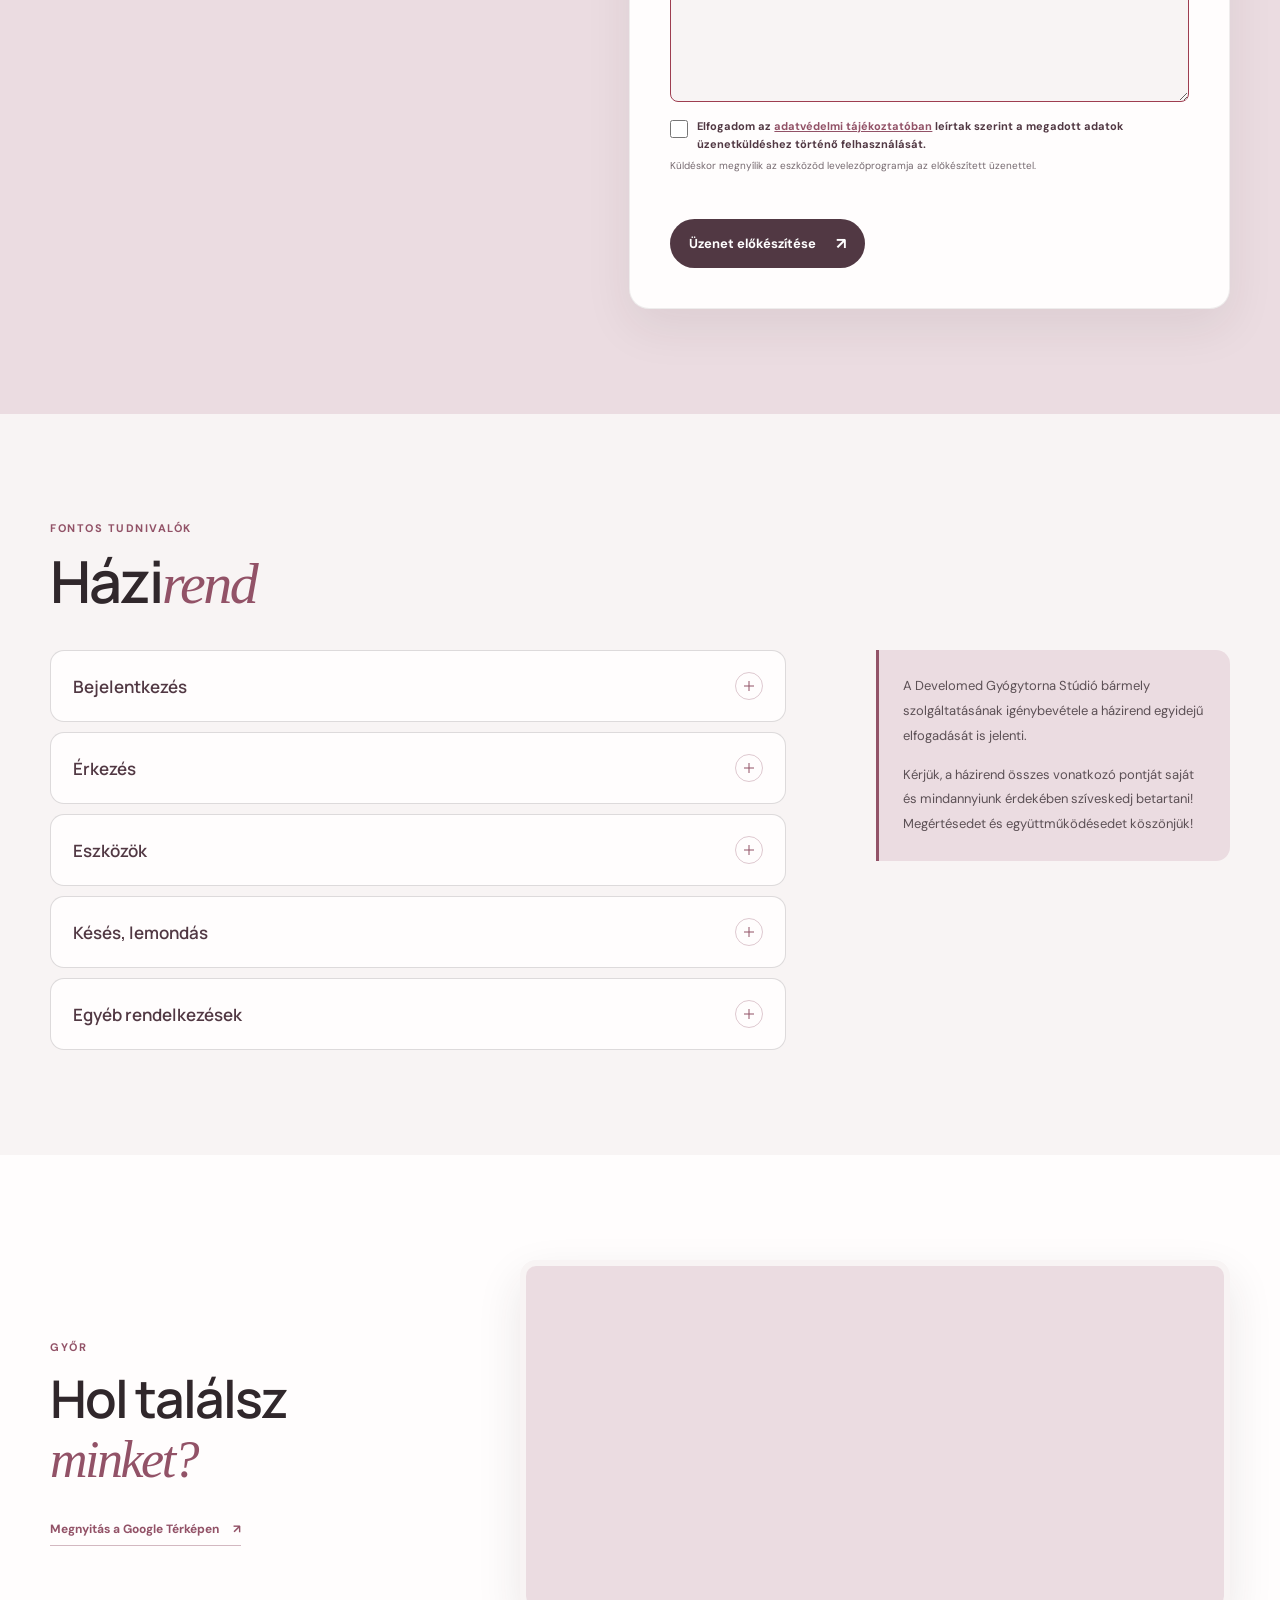
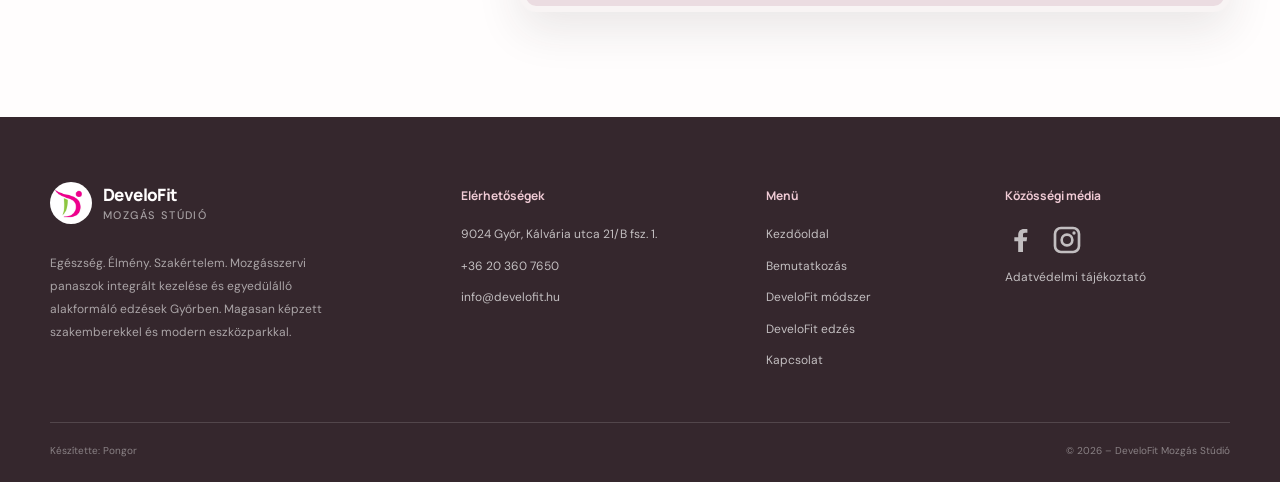
<file: kapcsolat.html>
<!doctype html>
<html lang="hu">
  <head>
    <meta charset="utf-8">
    <meta name="viewport" content="width=device-width, initial-scale=1">
    <meta name="theme-color" content="#f8f4f4">
    <meta name="description" content="Ismerd meg a DeveloFit szakembereit, vedd fel velünk a kapcsolatot, és olvasd el a stúdió házirendjét.">
    <link rel="canonical" href="https://www.develofit.hu/kapcsolat.html">
    <meta property="og:type" content="website">
    <meta property="og:locale" content="hu_HU">
    <meta property="og:site_name" content="DeveloFit Mozgás Stúdió">
    <meta property="og:title" content="Kapcsolat és házirend | DeveloFit Mozgás Stúdió">
    <meta property="og:description" content="Elérhetőségeink, időpontkérés és házirend a DeveloFit Mozgás Stúdióban, Győrben.">
    <meta property="og:url" content="https://www.develofit.hu/kapcsolat.html">
    <meta property="og:image" content="https://www.develofit.hu/pics/rebiesandi.png">
    <meta name="twitter:card" content="summary_large_image">
    <title>Kapcsolat és házirend | DeveloFit Mozgás Stúdió</title>
    <link rel="icon" type="image/png" href="pics/develofit-favicon.png">
    <link rel="preconnect" href="https://fonts.googleapis.com">
    <link rel="preconnect" href="https://fonts.gstatic.com" crossorigin>
    <link href="https://fonts.googleapis.com/css2?family=DM+Sans:wght@400;500;600;700&family=Manrope:wght@400;500;600;700;800&display=swap" rel="stylesheet">
    <link rel="stylesheet" href="styles.css">
    <script src="script.js" defer></script>
  </head>
  <body>
    <a class="skip-link" href="#main">Ugrás a tartalomhoz</a>
    <header class="site-header">
      <div class="container header-inner">
        <a class="brand" href="index.html" aria-label="DeveloFit kezdőoldal"><img class="brand-mark" src="pics/develofit-favicon.png" alt=""></a>
        <button class="menu-toggle" aria-expanded="false" aria-controls="site-nav" aria-label="Menü megnyitása"><span></span><span></span></button>
        <nav class="site-nav" id="site-nav" aria-label="Fő navigáció">
          <a href="index.html">Kezdőoldal</a>
          <a href="bemutatkozas.html">Bemutatkozás</a>
          <a href="develofit-modszer.html">DeveloFit módszer</a>
          <a href="develofit-edzes.html">DeveloFit edzés</a>
          <a href="bemutatkozas.html#galeria">Galéria</a>
          <a href="#hazirend">Házirend</a>
          <a class="nav-contact" href="#kapcsolat" aria-current="page">Kapcsolat<span>↗</span></a>
        </nav>
      </div>
    </header>
    <main id="main">
      <section class="contact-page-title">
        <div class="container">
          <h1>Kap<em>csolat</em></h1>
        </div>
      </section>
      <section class="team section-pad contact-team" id="szakemberek">
        <div class="container">
          <div class="team-heading reveal">
            <div>
              <p class="section-index">A SZAKEMBEREK</p>
              <p class="eyebrow">TAPASZTALAT ÉS TUDÁS</p>
              <h2>Ismerje meg<br><em>szakembereinket</em></h2>
            </div>
            <p>Nálunk a fitnesz szakember munkáját tapasztalt gyógytornászok és manuálterapeuták támogatják, kihasználva a módszerek és edzések szinergiáit.</p>
          </div>
          <div class="team-grid">
            <article class="team-card reveal">
              <div class="team-photo">
                <img src="pics/andrea.jpg" alt="Prekopecz-Farkas Andrea" loading="lazy">
              </div>
              <div class="team-info">
                <p class="team-role">GYÓGYTORNÁSZ</p>
                <h3>Prekopecz-Farkas Andrea</h3>
                <p>Egy közeli családtag baleseti sérülése indított el a gyógytornász pályán. A kézsebészeti műtétet követően láttam, hogy az orvosi beavatkozás után a gyógytorna mennyire fontos szerepet játszik a sérült kéz „újratanításában”.</p>
                <a class="text-link" href="andi.html">Ismerje meg jobban Andit<span> →</span></a>
              </div>
            </article>
            <article class="team-card reveal" data-delay="120">
              <div class="team-photo">
                <img src="pics/rebeka.jpg" alt="Kertai Rebeka" loading="lazy">
              </div>
              <div class="team-info">
                <p class="team-role">FITNESZ SZAKEMBER</p>
                <h3>Kertai Rebeka</h3>
                <p>Kertai Rebeka vagyok, rekreációszervező, egészségfejlesztő, edző, jóga és pilates oktató. A gimnáziumi tanulmányaim után nem volt kérdés, hogy egyetemi pályám fókusza is a testmozgás lesz. 2017-ben kiváló eredménnyel végeztem el a rekreációszervező szakot.</p>
                <a class="text-link" href="rebi.html">Ismerje meg jobban Rebit<span> →</span></a>
              </div>
            </article>
          </div>
        </div>
      </section>
      <section class="contact-details section-pad" id="kapcsolat">
        <div class="container contact-details-grid">
          <div class="contact-info reveal">
            <p class="section-index">ELÉRHETŐSÉGEK</p>
            <h2>Keress <em>bátran!</em></h2>
            <p class="contact-info-intro">Kérdésed van, vagy időpontot foglalnál? Vedd fel velünk a kapcsolatot.</p>
            <div class="contact-info-list">
              <a href="tel:+36203607650"><span>TELEFON</span>+36 20 360 7650</a>
              <a href="mailto:info@develofit.hu"><span>E-MAIL</span>info@develofit.hu</a>
              <a href="https://maps.google.com/?q=9024+Győr,+Kálvária+utca+21/B" target="_blank" rel="noopener"><span>CÍM</span>9024 Győr, Kálvária utca 21/B fsz. 1.</a>
            </div>
            <div class="contact-social">
              <p>KÖVESS MINKET</p>
              <div class="footer-social-links">
                <a class="footer-social-link" href="https://www.facebook.com/develofit" target="_blank" rel="noopener" aria-label="Facebook">
                  <svg aria-hidden="true" focusable="false" viewBox="0 0 24 24"><path d="M13.5 21v-8h2.7l.4-3h-3.1V8.1c0-.9.3-1.5 1.6-1.5h1.7V3.9c-.3 0-1.4-.1-2.6-.1-2.6 0-4.3 1.6-4.3 4.5V10H7v3h2.9v8h3.6z"/></svg>
                  Facebook
                </a>
                <a class="footer-social-link" href="https://www.instagram.com/develofitmozgasstudio/" target="_blank" rel="noopener" aria-label="Instagram">
                  <svg aria-hidden="true" focusable="false" viewBox="0 0 24 24"><path d="M7.5 2h9A5.5 5.5 0 0 1 22 7.5v9a5.5 5.5 0 0 1-5.5 5.5h-9A5.5 5.5 0 0 1 2 16.5v-9A5.5 5.5 0 0 1 7.5 2zm0 2A3.5 3.5 0 0 0 4 7.5v9A3.5 3.5 0 0 0 7.5 20h9a3.5 3.5 0 0 0 3.5-3.5v-9A3.5 3.5 0 0 0 16.5 4h-9zM12 7a5 5 0 1 1 0 10 5 5 0 0 1 0-10zm0 2a3 3 0 1 0 0 6 3 3 0 0 0 0-6zm5.25-3.5a1.25 1.25 0 1 1 0 2.5 1.25 1.25 0 0 1 0-2.5z"/></svg>
                  Instagram
                </a>
              </div>
            </div>
          </div>
          <form class="contact-form reveal" action="mailto:info@develofit.hu" method="post" enctype="text/plain" data-mailto-form>
            <div class="contact-form-heading">
              <p class="eyebrow">ÍRJ NEKÜNK</p>
              <h3>Üzenetküldés</h3>
            </div>
            <label for="contact-name">Név</label>
            <input id="contact-name" name="name" type="text" autocomplete="name" minlength="2" maxlength="80" required>
            <p class="contact-field-error" id="contact-name-error"></p>
            <label for="contact-email">E-mail</label>
            <input id="contact-email" name="email" type="email" autocomplete="email" pattern="[a-zA-Z0-9._%+\-]+@[a-zA-Z0-9.\-]+\.[a-zA-Z]{2,}" required>
            <p class="contact-field-error" id="contact-email-error"></p>
            <label for="contact-phone">Telefonszám</label>
            <input id="contact-phone" name="phone" type="tel" inputmode="tel" autocomplete="tel" pattern="[0-9 +\-()]{7,20}" maxlength="20" title="Csak számokat és a +, -, (, ) jeleket használhatja." required>
            <p class="contact-field-error" id="contact-phone-error"></p>
            <label for="contact-topic">Témakör</label>
            <select id="contact-topic" name="topic" required>
              <option value="" selected>Válassz témakört</option>
              <option>Időpontfoglalás</option>
              <option>DeveloFit edzés</option>
              <option>DeveloFit módszer</option>
              <option>Általános kérdés</option>
            </select>
            <p class="contact-field-error" id="contact-topic-error"></p>
            <label for="contact-message">Üzenet</label>
            <textarea id="contact-message" name="message" rows="4" minlength="10" maxlength="2000" required></textarea>
            <p class="contact-field-error" id="contact-message-error"></p>
            <label class="contact-consent" for="contact-consent">
              <input id="contact-consent" name="consent" type="checkbox" required>
              <span>Elfogadom az <a href="adatvedelmi-tajekoztato.html" target="_blank">adatvédelmi tájékoztatóban</a> leírtak szerint a megadott adatok üzenetküldéshez történő felhasználását.</span>
            </label>
            <p class="contact-field-error" id="contact-consent-error"></p>
            <p class="contact-form-note">Küldéskor megnyílik az eszközöd levelezőprogramja az előkészített üzenettel.</p>
            <p class="contact-form-status" role="status" aria-live="polite"></p>
            <button class="button button-dark" type="submit">Üzenet előkészítése <span>↗</span></button>
          </form>
        </div>
      </section>
      <section class="rules-content section-pad" id="hazirend">
        <div class="container">
          <div class="rules-section-heading reveal">
            <p class="section-index">FONTOS TUDNIVALÓK</p>
            <h2>Házi<em>rend</em></h2>
          </div>
          <div class="rules-layout">
            <div class="rules-accordion">
              <details class="rules-item">
                <summary><span>Bejelentkezés</span><i aria-hidden="true"></i></summary>
                <div class="rules-item-content">
                  <p>A DeveloFit órákon előzetes bejelentkezés és időpontfoglalás esetén tudsz részt venni. A bejelentkezéshez keress minket Facebook/Messenger üzenetben vagy ezen a telefonszámon sms-ben: <a href="tel:+36203607650">+36 20 360 7650</a> Amint tudunk, jelentkezünk és felvesszük veled a kapcsolatot.</p>
                </div>
              </details>
              <details class="rules-item">
                <summary><span>Érkezés</span><i aria-hidden="true"></i></summary>
                <div class="rules-item-content">
                  <p>A tisztaság megóvása érdekében a stúdióba érkezést követően az utcai cipődet kérjuk az erre a célra kialakított tárolóba helyezd. A kikészített vendégpapucsokat az öltöző és a mosdó területén használhatod. A higiénia betartása érdekében a zokni viselése kötelező! A folyosón található öltöző fülkében tudsz átöltözni az órához. Kérjük, hogy utcai cipőben az öltözőbe se lépj be. Az öltözőben hagyott értékekért, illetve személyes tárgyakért nem áll módunkban felelősséget vállalni, így ezeket kérjuk, ne hagyd felügyelet nélkül. Amennyiben több, mint 5 perccel az órakezdés előtt érkezel, kérjük az épület udvarát használd várakozásra. Stúdiónk egész területe dohányzásmentes terület, beleértve a nyitott udvari részt is. Kérjük ennek megértését és tiszteletben tartását.</p>
                </div>
              </details>
              <details class="rules-item">
                <summary><span>Eszközök</span><i aria-hidden="true"></i></summary>
                <div class="rules-item-content">
                  <p>Az órára hozz magaddal polifoamot, vizet, hajgumit, váltócipőt. Minden egyéb eszközt biztosítunk.</p>
                </div>
              </details>
              <details class="rules-item">
                <summary><span>Késés, lemondás</span><i aria-hidden="true"></i></summary>
                <div class="rules-item-content">
                  <p>Kérjük, hogy az előre egyeztetett csoportos óra időpontjára a lehető legpontosabban érkezz, késéssel ne zavard a többi résztvevőt. Az előre befoglalt időpontokat az aktualitásuk előtt 24 órával van lehetőség díjmentesen lemondani. A foglalt óra napján történő visszamondás, illetve elmulasztott visszamondás esetén a következő találkozó alkalmával az óra teljes díját szükséges kifizetni.</p>
                </div>
              </details>
              <details class="rules-item">
                <summary><span>Egyéb rendelkezések</span><i aria-hidden="true"></i></summary>
                <div class="rules-item-content">
                  <p>A stúdióban az órák alatt videófelvétel és fénykép a Develomed Gyógytorna Stúdió vezetői engedéye nélkül nem készülhet. Stúdiónk a vendégekről adatnyilvántartást vezet, mely adatokat harmadik fél számára semmilyen esetben nem ad ki.</p>
                </div>
              </details>
            </div>
            <div class="rules-note">
              <p>A Develomed Gyógytorna Stúdió bármely szolgáltatásának igénybevétele a házirend egyidejű elfogadását is jelenti.</p>
              <p>Kérjük, a házirend összes vonatkozó pontját saját és mindannyiunk érdekében szíveskedj betartani! Megértésedet és együttműködésedet köszönjük!</p>
            </div>
          </div>
        </div>
      </section>
      <section class="rules-location section-pad">
        <div class="container rules-location-grid">
          <div>
            <p class="section-index">GYŐR</p>
            <h2>Hol találsz <em>minket?</em></h2>
            <a class="rules-map-link" href="https://www.google.com/maps?cid=15242720830406135608&amp;g_mp=CiVnb29nbGUubWFwcy5wbGFjZXMudjEuUGxhY2VzLkdldFBsYWNlEAMYASAF" target="_blank" rel="noopener">Megnyitás a Google Térképen <span aria-hidden="true">↗</span></a>
          </div>
          <div class="rules-map">
            <iframe src="https://www.google.com/maps?output=embed&amp;cid=15242720830406135608" title="DeveloFit Mozgás Stúdió helye a Google Térképen" loading="lazy" referrerpolicy="no-referrer-when-downgrade"></iframe>
          </div>
        </div>
      </section>
    </main>
    <footer class="footer">
      <div class="container footer-grid">
        <div class="footer-brand">
          <a class="brand brand-light" href="index.html"><img class="brand-mark" src="pics/develofit-favicon.png" alt=""><span class="brand-name">DeveloFit<small>Mozgás Stúdió</small></span></a>
          <p>Egészség. Élmény. Szakértelem. Mozgásszervi panaszok integrált kezelése és egyedülálló alakformáló edzések Győrben. Magasan képzett szakemberekkel és modern eszközparkkal.</p>
        </div>
        <div class="footer-col">
          <h3>Elérhetőségek</h3>
          <a href="https://maps.google.com/?q=9024+Győr,+Kálvária+utca+21/B">9024 Győr, Kálvária utca 21/B fsz. 1.</a>
          <a href="tel:+36203607650">+36 20 360 7650</a>
          <a href="mailto:info@develofit.hu">info@develofit.hu</a>
        </div>
        <div class="footer-col">
          <h3>Menü</h3>
          <a href="index.html">Kezdőoldal</a>
          <a href="bemutatkozas.html">Bemutatkozás</a>
          <a href="develofit-modszer.html">DeveloFit módszer</a>
          <a href="develofit-edzes.html">DeveloFit edzés</a>
          <a href="kapcsolat.html#kapcsolat">Kapcsolat</a>
        </div>
        <div class="footer-col">
          <h3>Közösségi média</h3>
          <div class="footer-social-links">
            <a class="footer-social-link" href="https://www.facebook.com/develofit" target="_blank" rel="noopener" aria-label="Facebook">
              <svg aria-hidden="true" focusable="false" viewBox="0 0 24 24"><path d="M13.5 21v-8h2.7l.4-3h-3.1V8.1c0-.9.3-1.5 1.6-1.5h1.7V3.9c-.3 0-1.4-.1-2.6-.1-2.6 0-4.3 1.6-4.3 4.5V10H7v3h2.9v8h3.6z"/></svg>
            </a>
            <a class="footer-social-link" href="https://www.instagram.com/develofitmozgasstudio/" target="_blank" rel="noopener" aria-label="Instagram">
              <svg aria-hidden="true" focusable="false" viewBox="0 0 24 24"><path d="M7.5 2h9A5.5 5.5 0 0 1 22 7.5v9a5.5 5.5 0 0 1-5.5 5.5h-9A5.5 5.5 0 0 1 2 16.5v-9A5.5 5.5 0 0 1 7.5 2zm0 2A3.5 3.5 0 0 0 4 7.5v9A3.5 3.5 0 0 0 7.5 20h9a3.5 3.5 0 0 0 3.5-3.5v-9A3.5 3.5 0 0 0 16.5 4h-9zM12 7a5 5 0 1 1 0 10 5 5 0 0 1 0-10zm0 2a3 3 0 1 0 0 6 3 3 0 0 0 0-6zm5.25-3.5a1.25 1.25 0 1 1 0 2.5 1.25 1.25 0 0 1 0-2.5z"/></svg>
            </a>
          </div>
          <a href="adatvedelmi-tajekoztato.html">Adatvédelmi tájékoztató</a>
        </div>
      </div>
      <div class="container footer-bottom"><span>Készítette: Pongor </span><span>© 2026 – DeveloFit Mozgás Stúdió</span></div>
    </footer>
  </body>
</html>
</file>
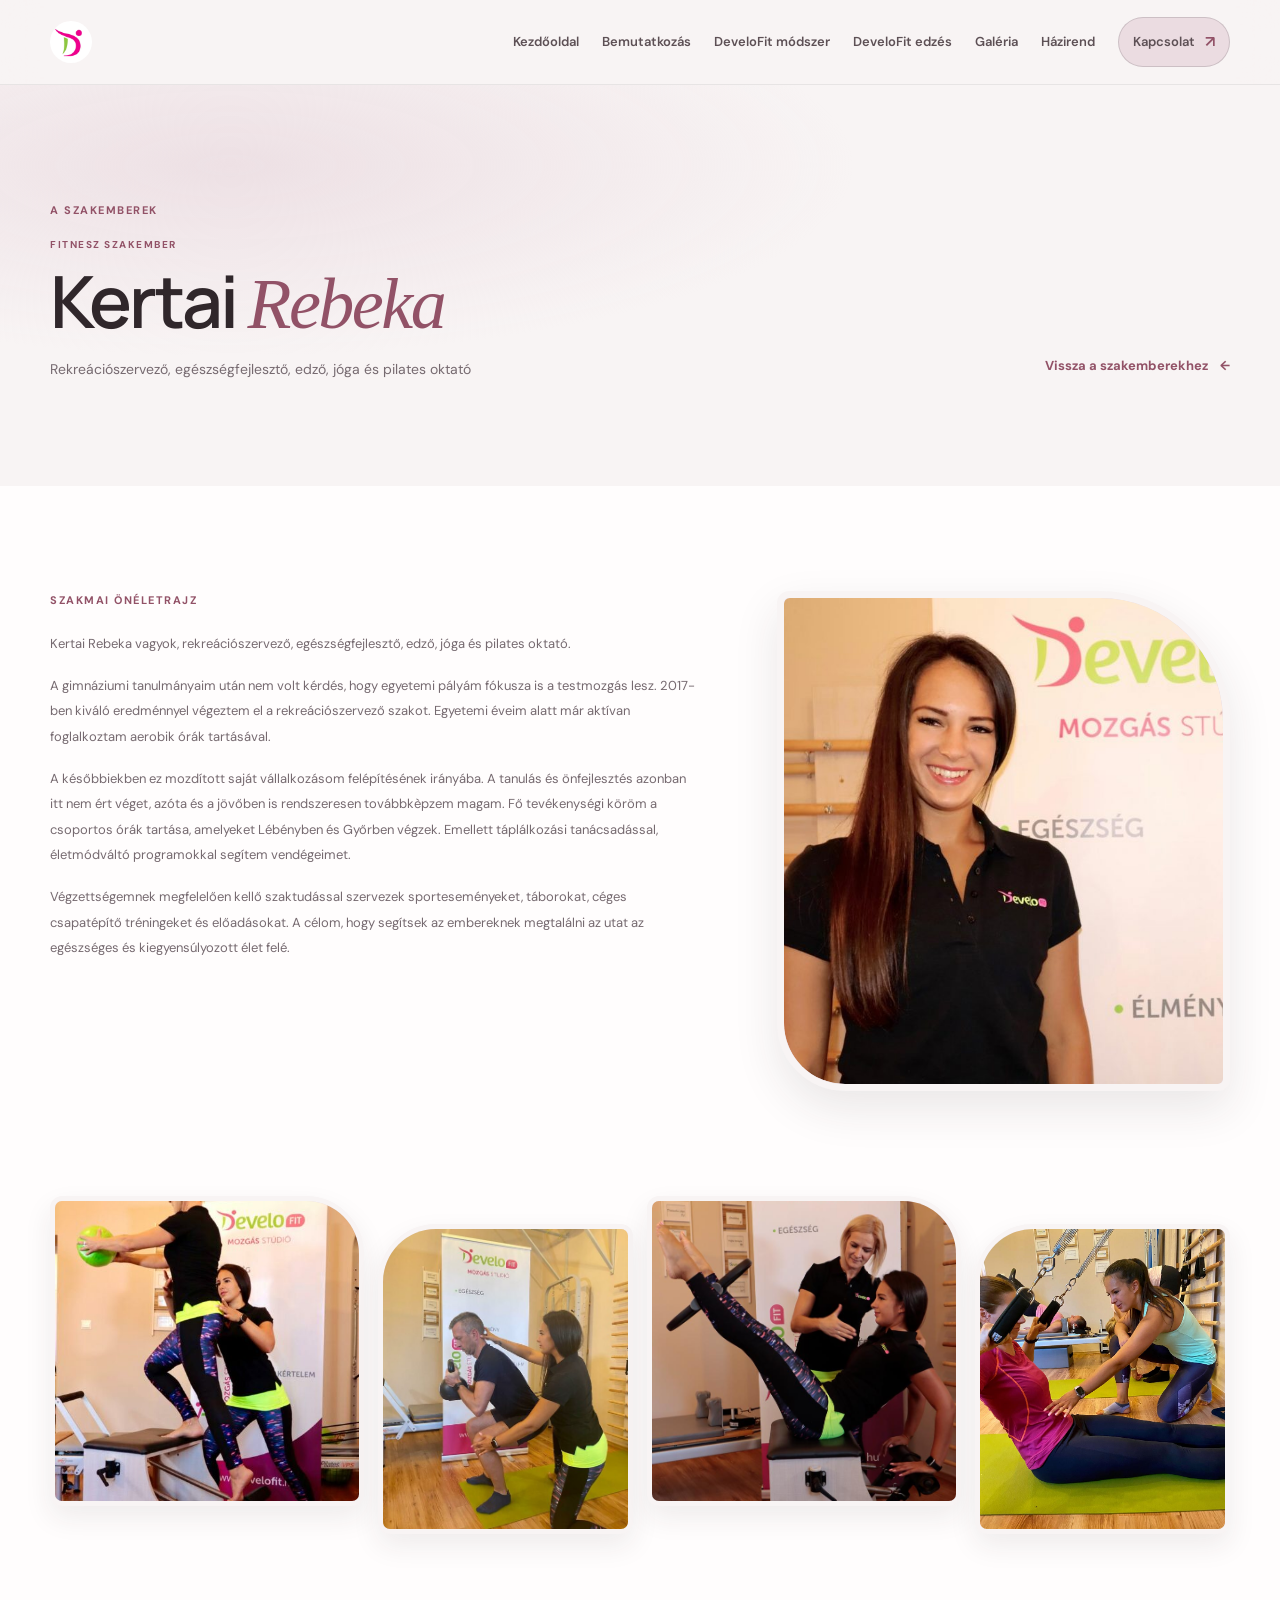
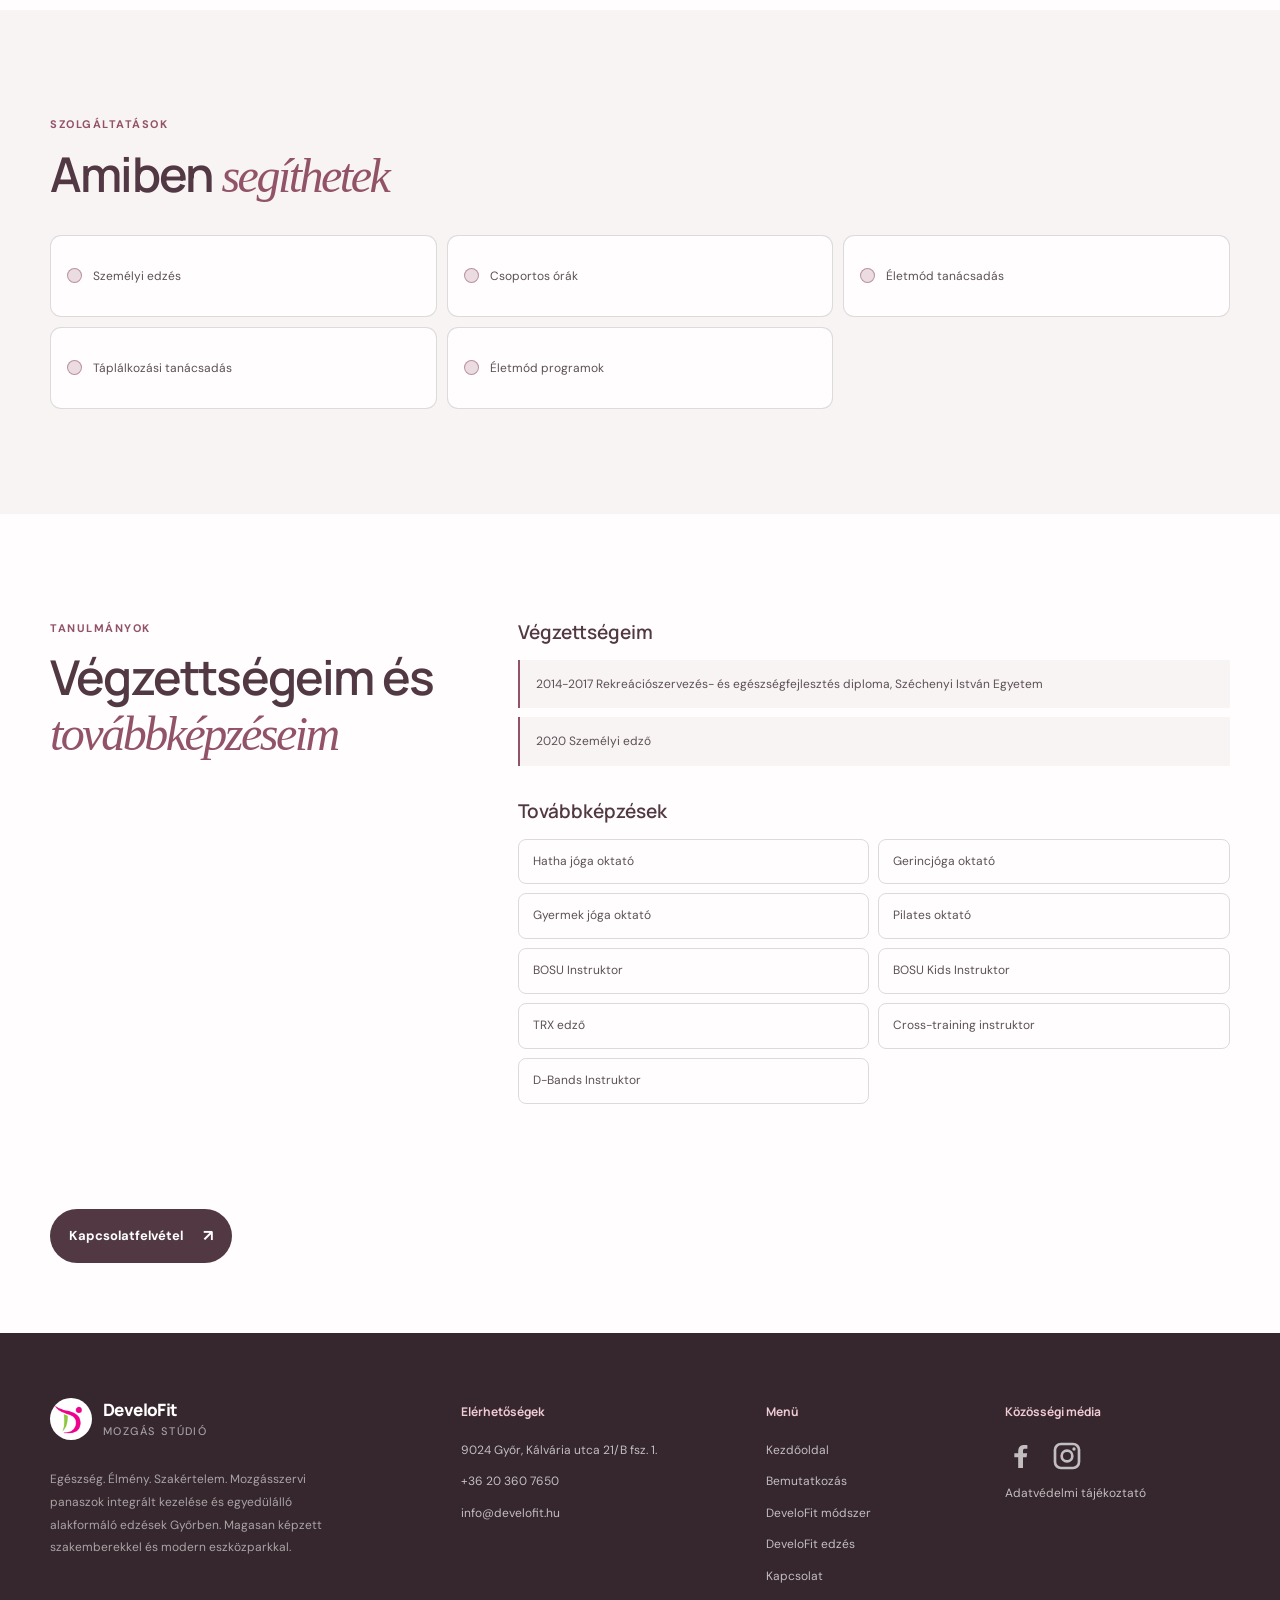
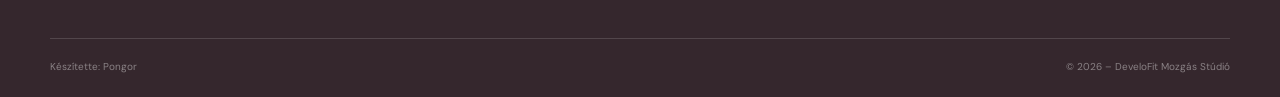
<file: rebi.html>
<!doctype html>
<html lang="hu">
  <head>
    <meta charset="utf-8">
    <meta name="viewport" content="width=device-width, initial-scale=1">
    <meta name="theme-color" content="#f8f4f4">
    <meta name="description" content="Ismerd meg Kertai Rebekát, a DeveloFit fitnesz szakemberét.">
    <link rel="canonical" href="https://www.develofit.hu/rebi.html">
    <meta property="og:type" content="profile">
    <meta property="og:locale" content="hu_HU">
    <meta property="og:site_name" content="DeveloFit Mozgás Stúdió">
    <meta property="og:title" content="Kertai Rebeka | DeveloFit">
    <meta property="og:description" content="Ismerd meg Kertai Rebekát, a DeveloFit fitnesz szakemberét.">
    <meta property="og:url" content="https://www.develofit.hu/rebi.html">
    <meta property="og:image" content="https://www.develofit.hu/pics/rebeka.jpg">
    <meta name="twitter:card" content="summary_large_image">
    <title>Kertai Rebeka | DeveloFit Mozgás Stúdió</title>
    <link rel="icon" type="image/png" href="pics/develofit-favicon.png">
    <link rel="preconnect" href="https://fonts.googleapis.com">
    <link rel="preconnect" href="https://fonts.gstatic.com" crossorigin>
    <link href="https://fonts.googleapis.com/css2?family=DM+Sans:wght@400;500;600;700&family=Manrope:wght@400;500;600;700;800&display=swap" rel="stylesheet">
    <link rel="stylesheet" href="styles.css">
    <script src="script.js" defer></script>
  </head>
  <body>
    <a class="skip-link" href="#main">Ugrás a tartalomhoz</a>
    <header class="site-header">
      <div class="container header-inner">
        <a class="brand" href="index.html" aria-label="DeveloFit kezdőoldal"><img class="brand-mark" src="pics/develofit-favicon.png" alt=""></a>
        <button class="menu-toggle" aria-expanded="false" aria-controls="site-nav" aria-label="Menü megnyitása"><span></span><span></span></button>
        <nav class="site-nav" id="site-nav" aria-label="Fő navigáció">
          <a href="index.html">Kezdőoldal</a>
          <a href="bemutatkozas.html">Bemutatkozás</a>
          <a href="develofit-modszer.html">DeveloFit módszer</a>
          <a href="develofit-edzes.html">DeveloFit edzés</a>
          <a href="bemutatkozas.html#galeria">Galéria</a>
          <a href="kapcsolat.html#hazirend">Házirend</a>
          <a class="nav-contact" href="kapcsolat.html#kapcsolat">Kapcsolat<span>↗</span></a>
        </nav>
      </div>
    </header>
    <main id="main">
      <section class="profile-page section-pad">
        <div class="container profile-intro">
          <div>
            <p class="section-index">A SZAKEMBEREK</p>
            <p class="team-role">FITNESZ SZAKEMBER</p>
            <h1>Kertai <em>Rebeka</em></h1>
            <p class="profile-qualification">Rekreációszervező, egészségfejlesztő, edző, jóga és pilates oktató</p>
          </div>
          <a class="text-link" href="kapcsolat.html#szakemberek">Vissza a szakemberekhez<span> ←</span></a>
        </div>
      </section>
      <section class="profile-biography section-pad">
        <div class="container profile-biography-grid">
          <div class="profile-biography-copy">
            <p class="section-index">SZAKMAI ÖNÉLETRAJZ</p>
            <p>Kertai Rebeka vagyok, rekreációszervező, egészségfejlesztő, edző, jóga és pilates oktató.</p>
            <p>A gimnáziumi tanulmányaim után nem volt kérdés, hogy egyetemi pályám fókusza is a testmozgás lesz. 2017-ben kiváló eredménnyel végeztem el a rekreációszervező szakot. Egyetemi éveim alatt már aktívan foglalkoztam aerobik órák tartásával.</p>
            <p>A későbbiekben ez mozdított saját vállalkozásom felépítésének irányába. A tanulás és önfejlesztés azonban itt nem ért véget, azóta és a jövőben is rendszeresen továbbkèpzem magam. Fő tevékenységi köröm a csoportos órák tartása, amelyeket Lébényben és Győrben végzek. Emellett táplálkozási tanácsadással, életmódváltó programokkal segítem vendégeimet.</p>
            <p>Végzettségemnek megfelelően kellő szaktudással szervezek sporteseményeket, táborokat, céges csapatépítő tréningeket és előadásokat. A célom, hogy segítsek az embereknek megtalálni az utat az egészséges és kiegyensúlyozott élet felé.</p>
          </div>
          <figure class="profile-biography-photo">
            <img src="pics/rebeka.jpg" alt="Kertai Rebeka a DeveloFit stúdióban" loading="lazy">
          </figure>
        </div>
      </section>
      <section class="profile-photo-gallery" aria-label="Kertai Rebeka a DeveloFit stúdióban">
        <div class="container profile-photo-grid">
          <figure><img src="pics/develofit-mozgas-studio-gyor-develofit-edzes-467x700.jpg" alt="Rebeka és Andrea a DeveloFit stúdióban" loading="lazy"></figure>
          <figure><img src="pics/develofit-mozgas-studio-gyor-5-525x700.jpg" alt="Rebeka és Andrea közös edzésen" loading="lazy"></figure>
          <figure><img src="pics/develofit-mozgas-studio-gyor-develofit-modszer.jpg" alt="Rebeka edzést vezet a stúdióban" loading="lazy"></figure>
          <figure><img src="pics/develofit-mozgas-studio-gyor-3 (1).jpg" alt="Rebeka és Andrea a stúdióban" loading="lazy"></figure>
        </div>
      </section>
      <section class="profile-specialties section-pad">
        <div class="container">
          <div class="profile-section-heading">
            <p class="section-index">SZOLGÁLTATÁSOK</p>
            <h2>Amiben <em>segíthetek</em></h2>
          </div>
          <ul class="profile-condition-list">
            <li>Személyi edzés</li>
            <li>Csoportos órák</li>
            <li>Életmód tanácsadás</li>
            <li>Táplálkozási tanácsadás</li>
            <li>Életmód programok</li>
          </ul>
        </div>
      </section>
      <section class="profile-education section-pad">
        <div class="container profile-education-grid">
          <div class="profile-section-heading">
            <p class="section-index">TANULMÁNYOK</p>
            <h2>Végzettségeim és<br><em>továbbképzéseim</em></h2>
          </div>
          <div class="profile-education-content">
            <h3>Végzettségeim</h3>
            <ul class="profile-education-list">
              <li>2014-2017 Rekreációszervezés- és egészségfejlesztés diploma, Széchenyi István Egyetem</li>
              <li>2020 Személyi edző</li>
            </ul>
            <h3>Továbbképzések</h3>
            <ul class="profile-course-list">
              <li>Hatha jóga oktató</li>
              <li>Gerincjóga oktató</li>
              <li>Gyermek jóga oktató</li>
              <li>Pilates oktató</li>
              <li>BOSU Instruktor</li>
              <li>BOSU Kids Instruktor</li>
              <li>TRX edző</li>
              <li>Cross-training instruktor</li>
              <li>D-Bands Instruktor</li>
            </ul>
          </div>
        </div>
      </section>
      <section class="profile-contact">
        <div class="container">
          <a class="button button-dark" href="kapcsolat.html#kapcsolat">Kapcsolatfelvétel <span>↗</span></a>
        </div>
      </section>
    </main>
    <footer class="footer">
      <div class="container footer-grid">
        <div class="footer-brand">
          <a class="brand brand-light" href="index.html"><img class="brand-mark" src="pics/develofit-favicon.png" alt=""><span class="brand-name">DeveloFit<small>Mozgás Stúdió</small></span></a>
          <p>Egészség. Élmény. Szakértelem. Mozgásszervi panaszok integrált kezelése és egyedülálló alakformáló edzések Győrben. Magasan képzett szakemberekkel és modern eszközparkkal.</p>
        </div>
        <div class="footer-col">
          <h3>Elérhetőségek</h3>
          <a href="https://maps.google.com/?q=9024+Győr,+Kálvária+utca+21/B">9024 Győr, Kálvária utca 21/B fsz. 1.</a>
          <a href="tel:+36203607650">+36 20 360 7650</a>
          <a href="mailto:info@develofit.hu">info@develofit.hu</a>
        </div>
        <div class="footer-col">
          <h3>Menü</h3>
          <a href="index.html">Kezdőoldal</a>
          <a href="bemutatkozas.html">Bemutatkozás</a>
          <a href="develofit-modszer.html">DeveloFit módszer</a>
          <a href="develofit-edzes.html">DeveloFit edzés</a>
          <a href="kapcsolat.html#kapcsolat">Kapcsolat</a>
        </div>
        <div class="footer-col">
          <h3>Közösségi média</h3>
          <div class="footer-social-links">
            <a class="footer-social-link" href="https://www.facebook.com/develofit" target="_blank" rel="noopener" aria-label="Facebook">
              <svg aria-hidden="true" focusable="false" viewBox="0 0 24 24"><path d="M13.5 21v-8h2.7l.4-3h-3.1V8.1c0-.9.3-1.5 1.6-1.5h1.7V3.9c-.3 0-1.4-.1-2.6-.1-2.6 0-4.3 1.6-4.3 4.5V10H7v3h2.9v8h3.6z"/></svg>
            </a>
            <a class="footer-social-link" href="https://www.instagram.com/develofitmozgasstudio/" target="_blank" rel="noopener" aria-label="Instagram">
              <svg aria-hidden="true" focusable="false" viewBox="0 0 24 24"><path d="M7.5 2h9A5.5 5.5 0 0 1 22 7.5v9a5.5 5.5 0 0 1-5.5 5.5h-9A5.5 5.5 0 0 1 2 16.5v-9A5.5 5.5 0 0 1 7.5 2zm0 2A3.5 3.5 0 0 0 4 7.5v9A3.5 3.5 0 0 0 7.5 20h9a3.5 3.5 0 0 0 3.5-3.5v-9A3.5 3.5 0 0 0 16.5 4h-9zM12 7a5 5 0 1 1 0 10 5 5 0 0 1 0-10zm0 2a3 3 0 1 0 0 6 3 3 0 0 0 0-6zm5.25-3.5a1.25 1.25 0 1 1 0 2.5 1.25 1.25 0 0 1 0-2.5z"/></svg>
            </a>
          </div>
          <a href="adatvedelmi-tajekoztato.html">Adatvédelmi tájékoztató</a>
        </div>
      </div>
      <div class="container footer-bottom"><span>Készítette: Pongor </span><span>© 2026 – DeveloFit Mozgás Stúdió</span></div>
    </footer>
  </body>
</html>
</file>
<file: styles.css>
:root {
  --paper:#f8f4f4;
  --white:#fffdfd;
  --ink:#30272b;
  --muted:#766a70;
  --rose:#925267;
  --dark:#513843;
  --blush:#ebdce1;
  --pink:#f0cbd5;
  --line:rgba(48,39,43,.16);
  --sans:"DM Sans",sans-serif;
  --display:"Manrope",sans-serif;
  --container:1180px;
  --ease:cubic-bezier(.2,.75,.25,1)
}
* {
  box-sizing:border-box
}
html {
  scroll-behavior:smooth;
  scroll-padding-top:95px
}
body {
  margin:0;
  background:var(--paper);
  color:var(--ink);
  font:17px/1.65 var(--sans);
  -webkit-font-smoothing:antialiased
}
body.menu-open {
  overflow:hidden
}
img {
  display:block;
  width:100%
}
a {
  color:inherit;
  text-decoration:none
}
:focus-visible {
  outline:3px solid var(--rose);
  outline-offset:4px
}
::selection {
  background:var(--pink);
  color:var(--ink)
}
.container {
  width:min(var(--container),calc(100% - 64px));
  margin-inline:auto
}
.skip-link {
  position:fixed;
  z-index:999;
  top:12px;
  left:12px;
  padding:10px 16px;
  background:var(--dark);
  color:white;
  transform:translateY(-150%)
}
.skip-link:focus {
  transform:translateY(0)
}
.site-header {
  position:sticky;
  z-index:100;
  top:0;
  border-bottom:1px solid rgba(48,39,43,.08);
  background:rgba(248,244,244,.92);
  backdrop-filter:blur(18px)
}
.header-inner {
  min-height:84px;
  display:flex;
  align-items:center;
  justify-content:space-between;
  gap:24px
}
.brand {
  display:inline-flex;
  align-items:center;
  gap:11px;
  flex-shrink:0
}
.brand-mark {
  width:42px;
  height:42px;
  flex:none;
  border-radius:50%;
  object-fit:cover
}
.brand-name {
  display:flex;
  flex-direction:column;
  font:800 17px/1.15 var(--display);
  letter-spacing:-.6px
}
.brand-name small {
  margin-top:5px;
  color:var(--muted);
  font:500 11px/1.2 var(--sans);
  letter-spacing:1.4px;
  text-transform:uppercase
}
.site-nav {
  display:flex;
  align-items:center;
  gap:clamp(12px,1.8vw,25px)
}
.site-nav a {
  position:relative;
  color:#5d5055;
  font-size:13px;
  font-weight:600;
  white-space:nowrap
}
.site-nav a:not(.nav-contact):after {
  position:absolute;
  right:0;
  bottom:-8px;
  left:0;
  height:1px;
  background:var(--rose);
  content:"";
  transform:scaleX(0);
  transform-origin:left;
  transition:transform .25s var(--ease)
}
.site-nav a:hover:after,.site-nav a[aria-current=page]:after {
  transform:scaleX(1)
}
.site-nav a:hover,.site-nav a[aria-current=page] {
  color:var(--dark)
}
.site-nav .nav-contact {
  display:flex;
  gap:10px;
  align-items:center;
  padding:11px 14px;
  border:1px solid var(--line);
  border-radius:99px;
  background:var(--blush);
  transition:background-color .2s ease,border-color .2s ease,color .2s ease
}
.site-nav .nav-contact:hover {
  border-color:var(--rose);
  background:var(--rose);
  color:var(--white)
}
.nav-contact span {
  color:var(--rose);
  font-size:16px
}
.site-nav .nav-contact:hover span {
  color:var(--white)
}
.menu-toggle {
  display:none
}
.hero {
  position:relative;
  overflow:hidden;
  padding:65px 0 22px;
  background:radial-gradient(ellipse at 80% 15%,rgba(235,220,225,.7),transparent 38%),var(--paper)
}
.hero-grid {
  position:relative;
  z-index:1;
  display:grid;
  grid-template-columns:1fr .93fr;
  align-items:center;
  gap:clamp(45px,7vw,95px)
}
.hero-copy {
  padding:18px 0 30px
}
.eyebrow {
  margin:0 0 20px;
  color:var(--rose);
  font-size:11px;
  font-weight:700;
  letter-spacing:2px;
  line-height:1.5
}
.dot {
  display:inline-block;
  width:7px;
  height:7px;
  margin-right:8px;
  border-radius:50%;
  background:#b78191
}
h1,h2 {
  margin:0;
  font:600 clamp(48px,6vw,78px)/1.08 var(--display);
  letter-spacing:-2.8px
}
h1 em,h2 em {
  color:var(--rose);
  font-family:Georgia,serif;
  font-weight:400;
  letter-spacing:-2.5px
}
.hero-lead {
  margin:27px 0 7px;
  font:700 16px var(--display)
}
.hero-description {
  max-width:480px;
  margin:0;
  color:var(--muted);
  font-size:15px;
  line-height:1.9
}
.hero-actions {
  display:flex;
  flex-wrap:wrap;
  align-items:center;
  gap:24px;
  margin-top:30px
}
.button {
  display:inline-flex;
  min-height:49px;
  align-items:center;
  justify-content:center;
  gap:20px;
  padding:13px 18px;
  border:1px solid transparent;
  border-radius:99px;
  font-size:13px;
  font-weight:700;
  transition:transform .25s var(--ease),background .25s,color .25s
}
.button:hover {
  transform:translateY(-3px)
}
.button span {
  font-size:16px
}
.button-dark {
  background:var(--dark);
  color:white
}
.button-dark:hover {
  background:var(--rose)
}
.button-outline {
  border-color:var(--line)
}
.button-outline:hover {
  background:white
}
.button-light {
  background:var(--white);
  color:var(--dark)
}
.text-link {
  display:inline-flex;
  align-items:center;
  gap:12px;
  color:var(--dark);
  font-size:13px;
  font-weight:700
}
.text-link span {
  transition:transform .2s
}
.text-link:hover span {
  transform:translateX(4px)
}
.hero-note {
  display:flex;
  align-items:center;
  gap:12px;
  margin-top:43px;
  color:var(--muted);
  font-size:11px;
  line-height:1.7
}
.hero-note strong {
  color:var(--ink)
}
.note-icon {
  width:38px;
  height:38px;
  display:grid;
  place-items:center;
  border:1px solid var(--line);
  border-radius:50%;
  color:var(--rose);
  font-size:18px
}
.hero-visual {
  position:relative;
  width:100%;
  max-width:480px;
  justify-self:end
}
.hero-image {
  position:relative;
  overflow:hidden;
  height:clamp(390px,43vw,525px);
  border-radius:48% 48% 12px 12px;
  background:var(--blush)
}
.hero-image img {
  height:100%;
  object-fit:cover;
  object-position:center
}
.image-overlay {
  position:absolute;
  inset:30% 0 0;
  background:linear-gradient(transparent,rgba(49,31,38,.55))
}
.image-caption {
  position:absolute;
  right:24px;
  bottom:25px;
  left:24px;
  display:flex;
  align-items:center;
  gap:10px;
  color:white;
  font:500 13px var(--display)
}
.image-caption span {
  width:26px;
  height:1px;
  background:var(--pink)
}
.floating-card {
  position:absolute;
  display:flex;
  align-items:center;
  gap:12px;
  padding:14px 18px;
  border:1px solid rgba(255,255,255,.7);
  border-radius:13px;
  background:rgba(255,254,250,.95);
  box-shadow:0 15px 40px rgba(48,39,43,.09);
  backdrop-filter:blur(12px)
}
.floating-card strong,.floating-card small {
  display:block
}
.floating-card strong {
  font:700 13px var(--display)
}
.floating-card small {
  margin-top:4px;
  color:var(--muted);
  font-size:11px
}
.card-top {
  top:16%;
  right:-30px
}
.card-bottom {
  left:-45px;
  bottom:16%
}
.float-symbol {
  width:34px;
  height:34px;
  display:grid;
  place-items:center;
  border-radius:50%;
  background:var(--blush);
  color:var(--rose)
}
.float-number {
  color:var(--rose);
  font:700 17px var(--display)
}
.visual-stamp {
  position:absolute;
  top:-24px;
  right:13px;
  width:75px;
  height:75px;
  display:grid;
  place-content:center;
  border:1px solid rgba(146,82,103,.5);
  border-radius:50%;
  color:var(--rose);
  font:700 10px/1.3 var(--display);
  letter-spacing:2px;
  text-align:center;
  transform:rotate(12deg)
}
.orbit {
  position:absolute;
  border:1px solid rgba(146,82,103,.13);
  border-radius:50%;
  pointer-events:none
}
.orbit-one {
  top:8%;
  right:-190px;
  width:490px;
  height:490px
}
.orbit-two {
  right:-130px;
  bottom:-390px;
  width:550px;
  height:550px
}
.hero-bottom {
  display:flex;
  justify-content:space-between;
  margin-top:34px;
  color:#9c9095;
  font-size:10px;
  font-weight:700;
  letter-spacing:1.5px
}
.scroll-cue {
  font-weight:500;
  letter-spacing:.4px
}
.section-pad {
  padding:105px 0
}
.intro {
  background:var(--white)
}
.intro-grid {
  display:grid;
  grid-template-columns:150px 1fr;
  gap:50px
}
.section-index {
  color:var(--rose);
  font-size:11px;
  font-weight:700;
  letter-spacing:1.5px
}
.intro-grid>.section-index {
  display:flex;
  align-items:flex-start;
  gap:14px;
  padding-top:8px
}
.intro-grid>.section-index span {
  width:32px;
  height:1px;
  margin-top:8px;
  background:#cab7be
}
.intro-main h2,.section-heading h2,.method-copy h2,.workout-copy h2,.team-heading h2,.cta-inner h2 {
  font-size:clamp(35px,4.2vw,55px)
}
.intro-body {
  display:flex;
  align-items:flex-end;
  justify-content:space-between;
  gap:35px;
  margin-top:36px
}
.intro-body>div {
  max-width:620px
}
.intro-body h3 {
  margin:0 0 12px;
  font-size:12px;
  letter-spacing:1.5px
}
.intro-body p {
  margin:0;
  color:var(--muted);
  font-size:14px;
  line-height:1.95
}
.intro-body .button {
  flex-shrink:0
}
.timeline {
  display:grid;
  grid-template-columns:repeat(4,1fr);
  margin-top:80px
}
.timeline-item {
  position:relative;
  padding-right:25px
}
.timeline-item:before {
  position:absolute;
  top:46px;
  right:25px;
  left:0;
  height:1px;
  background:var(--line);
  content:""
}
.timeline-item strong {
  display:block;
  margin-bottom:20px;
  color:var(--rose);
  font:700 25px var(--display);
  letter-spacing:-1px
}
.timeline-item>span {
  position:absolute;
  top:41px;
  left:0;
  width:11px;
  height:11px;
  border:2px solid white;
  border-radius:50%;
  background:var(--rose);
  box-shadow:0 0 0 1px var(--rose)
}
.timeline-item p {
  max-width:220px;
  margin:28px 0 0;
  color:var(--muted);
  font-size:13px;
  line-height:1.85
}
.method {
  background:var(--paper)
}
.method-grid {
  display:grid;
  grid-template-columns:.88fr 1fr;
  align-items:center;
  gap:clamp(55px,9vw,125px)
}
.method-visual {
  position:relative;
  max-width:470px
}
.method-visual>img {
  height:570px;
  border-radius:230px 230px 12px 12px;
  object-fit:cover
}
.method-badge {
  position:absolute;
  right:-34px;
  bottom:37px;
  display:flex;
  align-items:center;
  gap:12px;
  padding:16px 20px;
  border:1px solid var(--line);
  border-radius:12px;
  background:var(--white)
}
.method-badge strong {
  color:var(--rose);
  font:800 24px var(--display);
  letter-spacing:-2px
}
.method-badge span {
  color:var(--muted);
  font-size:9px;
  font-weight:700;
  letter-spacing:1.2px;
  line-height:1.5
}
.method-copy>.section-index {
  display:block;
  margin-bottom:32px
}
.method-copy h2 {
  margin-bottom:24px
}
.large-copy {
  color:#64575c;
  font-size:15px;
  line-height:1.9
}
.question-list {
  display:grid;
  margin:27px 0 25px;
  border-top:1px solid var(--line)
}
.question-list p {
  margin:0;
  padding:10px 0;
  border-bottom:1px solid var(--line);
  font-size:13px
}
.pricing {
  background:var(--dark);
  color:var(--white)
}
.pricing .section-index,.pricing .eyebrow {
  color:var(--pink)
}
.section-heading {
  display:flex;
  align-items:flex-end;
  justify-content:space-between;
  gap:55px
}
.section-heading h2 {
  margin-top:18px
}
.section-heading h2 em {
  color:#f0cbd5
}
.heading-aside {
  max-width:360px;
  margin:0 0 5px;
  color:rgba(255,254,250,.68);
  font-size:14px;
  line-height:1.9
}
.price-cards {
  display:grid;
  grid-template-columns:repeat(2,minmax(0,1fr));
  gap:18px;
  max-width:760px;
  margin:52px auto 0
}
.price-card {
  position:relative;
  overflow:hidden;
  min-height:220px;
  padding:29px 32px;
  border:1px solid rgba(255,255,255,.22);
  border-radius:22px
}
.price-card.featured {
  background:var(--pink);
  color:var(--ink)
}
.price-label {
  color:#e2bdc7;
  font-size:10px;
  font-weight:700;
  letter-spacing:1.7px
}
.featured .price-label {
  color:var(--rose)
}
.price-card h3 {
  margin:17px 0 10px;
  font:600 20px var(--display)
}
.price {
  display:flex;
  align-items:baseline;
  gap:9px;
  margin:0
}
.price strong {
  font:700 35px var(--display);
  letter-spacing:-1.6px
}
.price span {
  font-size:12px;
  opacity:.7
}
.price-card .text-link {
  margin-top:17px;
  color:inherit
}
.price-star {
  position:absolute;
  top:18px;
  right:27px;
  color:rgba(240,203,213,.45);
  font-size:40px
}
.featured .price-star {
  color:rgba(146,82,103,.2)
}
.price-note {
  max-width:760px;
  margin:22px auto 0;
  color:rgba(255,254,250,.65);
  font-size:12px
}
.schedule {
  margin-top:70px;
  padding-top:32px;
  border-top:1px solid rgba(255,255,255,.22)
}
.schedule-heading {
  display:flex;
  align-items:center;
  justify-content:space-between;
  margin-bottom:25px
}
.schedule-heading h3 {
  margin:8px 0 0;
  font:600 24px var(--display)
}
.schedule-heading>span {
  padding:8px 13px;
  border:1px solid rgba(255,255,255,.25);
  border-radius:99px;
  color:rgba(255,255,255,.7);
  font-size:11px
}
.schedule-grid {
  display:grid;
  grid-template-columns:repeat(4,1fr);
  gap:12px
}
.schedule-grid>div {
  padding:18px;
  border-radius:12px;
  background:rgba(255,255,255,.06)
}
.schedule-grid h4 {
  margin:0 0 12px;
  color:var(--pink);
  font:700 12px var(--display)
}
.schedule-grid p {
  position:relative;
  display:inline-block;
  margin:3px 3px 3px 0;
  padding:5px 7px;
  border:1px solid rgba(255,255,255,.15);
  border-radius:6px;
  color:rgba(255,255,255,.8);
  font-size:11px;
  transition:background-color .2s ease,color .2s ease,border-color .2s ease,box-shadow .2s ease,transform .2s ease
}
@media(hover:hover) and (pointer:fine) {
  .schedule-grid p:hover {
    z-index:1;
    transform:scale(1.08);
    border-color:var(--white);
    background:var(--white);
    color:var(--dark);
    box-shadow:0 5px 14px rgba(0,0,0,.16)
  }
}
.workout {
  background:var(--blush)
}
.workout-grid {
  display:grid;
  grid-template-columns:1fr .9fr;
  align-items:center;
  gap:clamp(45px,9vw,125px)
}
.workout-copy .eyebrow {
  margin-top:32px
}
.workout-copy h2 {
  margin-bottom:22px
}
.workout-copy .large-copy {
  max-width:440px;
  margin-bottom:28px
}
.workout-card {
  padding:34px 38px;
  border-radius:22px;
  background:rgba(255,254,250,.8)
}
.workout-card-top {
  display:flex;
  align-items:center;
  justify-content:space-between;
  color:var(--rose);
  font-size:10px;
  font-weight:700;
  letter-spacing:1.5px
}
.workout-card-top span {
  font-size:25px
}
.workout-card h3 {
  max-width:330px;
  margin:30px 0 10px;
  font:600 25px/1.25 var(--display);
  letter-spacing:-1px
}
.workout-card>p {
  margin-bottom:12px;
  color:var(--muted);
  font-size:13px
}
.workout-card ul {
  margin:0;
  padding:0;
  list-style:none
}
.workout-card li {
  position:relative;
  padding:15px 0 15px 25px;
  border-top:1px solid var(--line);
  color:#5c5055;
  font-size:13px;
  line-height:1.8
}
.workout-card li:before {
  position:absolute;
  top:15px;
  left:0;
  color:var(--rose);
  content:"↗"
}
.team {
  background:var(--white)
}
.team-heading {
  display:flex;
  align-items:flex-end;
  justify-content:space-between;
  gap:50px
}
.team-heading h2 {
  margin-top:18px
}
.team-heading>p {
  max-width:390px;
  margin:0 0 5px;
  color:var(--muted);
  font-size:14px;
  line-height:1.9
}
.team-grid {
  display:grid;
  grid-template-columns:repeat(2,minmax(0,1fr));
  gap:25px;
  margin-top:48px
}
.team-card {
  display:grid;
  grid-template-columns:.8fr 1.2fr;
  overflow:hidden;
  border:1px solid var(--line);
  border-radius:22px;
  background:var(--white)
}
.team-photo {
  position:relative;
  overflow:hidden;
  min-height:320px;
  background:var(--blush)
}
.team-photo img {
  position:absolute;
  inset:0;
  width:100%;
  height:100%;
  object-fit:cover;
  object-position:center 35%;
  transition:transform .6s var(--ease)
}
.team-card:hover .team-photo img {
  transform:scale(1.035)
}
.team-photo>span {
  position:absolute;
  right:17px;
  bottom:17px;
  width:40px;
  height:40px;
  display:grid;
  place-items:center;
  border:1px solid rgba(255,255,255,.65);
  border-radius:50%;
  background:rgba(255,254,250,.88);
  color:var(--rose);
  font:700 12px var(--display)
}
.team-info {
  padding:25px 27px 29px
}
.team-role {
  margin:0 0 8px;
  color:var(--rose);
  font-size:10px;
  font-weight:700;
  letter-spacing:1.5px
}
.team-info h3 {
  margin:0 0 13px;
  font:600 22px var(--display);
  letter-spacing:-.8px
}
.team-info>p:not(.team-role) {
  margin-bottom:0;
  color:var(--muted);
  font-size:13px;
  line-height:1.9
}
.team-contact {
  display:flex;
  align-items:center;
  justify-content:space-between;
  gap:24px;
  margin-top:28px;
  padding:22px 26px;
  border-radius:16px;
  background:var(--rose);
  color:var(--white)
}
.team-contact-label {
  margin:0 0 6px;
  color:#e4b7c5;
  font-size:9px;
  font-weight:700;
  letter-spacing:1.6px
}
.team-contact-copy {
  margin:0;
  font:500 17px var(--display)
}
.team-contact>a {
  display:inline-flex;
  flex:none;
  align-items:center;
  gap:18px;
  padding:12px 16px;
  border:1px solid rgba(255,255,255,.35);
  border-radius:8px;
  color:var(--white);
  font-size:12px;
  font-weight:700;
  transition:background-color .2s ease,color .2s ease,border-color .2s ease
}
.team-contact>a:hover {
  border-color:var(--white);
  background:var(--white);
  color:var(--dark)
}
.team-contact>a span {
  transition:transform .2s ease
}
.team-contact>a:hover span {
  transform:translate(2px,-2px)
}
.contact-cta {
  overflow:hidden;
  padding:70px 0;
  background:var(--blush)
}
.cta-inner {
  position:relative;
  display:flex;
  align-items:center;
  justify-content:space-between;
  gap:35px
}
.cta-inner h2 em {
  color:var(--rose)
}
.cta-inner .eyebrow {
  margin-bottom:17px
}
.cta-star {
  position:absolute;
  top:-70px;
  right:22%;
  color:rgba(146,82,103,.12);
  font-size:190px;
  pointer-events:none
}
.cta-inner .button {
  position:relative;
  z-index:1
}
.footer {
  padding:65px 0 22px;
  background:#35272d;
  color:var(--white)
}
.footer-grid {
  display:grid;
  grid-template-columns:1.4fr 1fr .75fr .85fr;
  gap:40px;
  padding-bottom:52px
}
.brand-light .brand-mark {
  background:white
}
.brand-light .brand-name small {
  color:rgba(255,255,255,.55)
}
.footer-brand>p {
  max-width:310px;
  margin:20px 0 0;
  color:rgba(255,255,255,.58);
  font-size:12px;
  line-height:1.9
}
.footer-col {
  display:flex;
  flex-direction:column;
  align-items:flex-start;
  gap:11px
}
.footer-col h3 {
  margin:5px 0 9px;
  color:var(--pink);
  font:700 12px var(--display)
}
.footer-col a {
  color:rgba(255,255,255,.7);
  font-size:12px;
  line-height:1.7;
  overflow-wrap:anywhere
}
.footer-col a:hover {
  color:white
}
.footer-social-link {
  display:inline-flex;
  align-items:center;
  gap:9px
}
.footer-social-link svg {
  width:24px;
  height:24px;
  flex:none;
  fill:currentColor
}
.footer-social-links {
  display:flex;
  align-items:center;
  gap:14px
}
.footer-col .footer-social-link {
  gap:0
}
.footer-col .footer-social-link svg {
  width:32px;
  height:32px
}
.footer-bottom {
  display:flex;
  justify-content:space-between;
  gap:20px;
  padding-top:20px;
  border-top:1px solid rgba(255,255,255,.14);
  color:rgba(255,255,255,.42);
  font-size:10px
}
.reveal {
  opacity:0;
  transform:translateY(22px);
  transition:opacity .7s var(--ease),transform .7s var(--ease)
}
.reveal.is-visible {
  opacity:1;
  transform:translateY(0)
}
@media(prefers-reduced-motion:reduce) {
  *,*:before,*:after {
    scroll-behavior:auto!important;
    animation-duration:.01ms!important;
    animation-iteration-count:1!important;
    transition-duration:.01ms!important
  }
  .reveal {
    opacity:1;
    transform:none
  }
}
@media(max-width:1050px) {
  .container {
    width:calc(100% - 44px)
  }
  .header-inner {
    min-height:76px
  }
  .site-nav {
    gap:12px
  }
  .site-nav a {
    font-size:12px
  }
  .brand-name {
    font-size:15px
  }
  .brand-mark {
    width:38px;
    height:38px
  }
  .hero-grid {
    gap:35px
  }
  .card-top {
    right:-15px
  }
  .card-bottom {
    left:-20px
  }
  .footer-grid {
    gap:24px
  }
}
@media(max-width:820px) {
  .container {
    width:calc(100% - 40px)
  }
  .menu-toggle {
    z-index:3;
    display:flex;
    width:44px;
    height:44px;
    flex-direction:column;
    align-items:center;
    justify-content:center;
    gap:6px;
    border:1px solid var(--line);
    border-radius:50%;
    background:transparent;
    cursor:pointer
  }
  .menu-toggle span {
    width:17px;
    height:1px;
    background:var(--ink);
    transition:transform .2s
  }
  .menu-toggle[aria-expanded=true] span:first-child {
    transform:translateY(3.5px) rotate(45deg)
  }
  .menu-toggle[aria-expanded=true] span:last-child {
    transform:translateY(-3.5px) rotate(-45deg)
  }
  .site-nav {
    position:fixed;
    inset:76px 0 auto;
    display:flex;
    max-height:calc(100dvh - 76px);
    flex-direction:column;
    align-items:stretch;
    gap:0;
    overflow:auto;
    padding:15px 22px 28px;
    border-bottom:1px solid var(--line);
    background:var(--paper);
    opacity:0;
    pointer-events:none;
    transform:translateY(-8px);
    transition:opacity .2s,transform .2s
  }
  .site-nav.is-open {
    opacity:1;
    pointer-events:auto;
    transform:translateY(0)
  }
  .site-nav a {
    padding:15px 5px;
    border-bottom:1px solid var(--line);
    font-size:15px
  }
  .site-nav a:after {
    display:none
  }
  .site-nav .nav-contact {
    justify-content:space-between;
    margin-top:15px;
    padding:14px 17px;
    border:1px solid var(--line)
  }
  .hero {
    padding-top:48px
  }
  .hero-grid {
    grid-template-columns:1fr .8fr;
    gap:28px
  }
  h1 {
    font-size:clamp(44px,7vw,64px)
  }
  .hero-image {
    height:410px
  }
  .floating-card {
    padding:10px 12px
  }
  .card-top {
    right:-12px
  }
  .card-bottom {
    left:-14px
  }
  .section-pad {
    padding:78px 0
  }
  .intro-grid {
    grid-template-columns:1fr;
    gap:25px
  }
  .intro-grid>.section-index {
    padding:0
  }
  .timeline {
    margin-top:58px
  }
  .method-grid {
    gap:45px
  }
  .method-visual>img {
    height:480px
  }
  .section-heading,.team-heading {
    align-items:flex-start;
    flex-direction:column;
    gap:22px
  }
  .heading-aside,.team-heading>p {
    max-width:600px
  }
  .workout-grid {
    gap:32px
  }
  .workout-card {
    padding:27px
  }
  .team-grid {
    grid-template-columns:1fr
  }
  .team-photo {
    min-height:280px
  }
  .team-info {
    padding:22px
  }
  .team-info h3 {
    font-size:19px
  }
  .footer-grid {
    grid-template-columns:1.2fr 1fr
  }
}
@media(max-width:600px) {
  .container {
    width:calc(100% - 38px)
  }
  .header-inner {
    min-height:70px
  }
  .site-nav {
    inset-block-start:70px;
    max-height:calc(100dvh - 70px)
  }
  .hero {
    padding:38px 0 18px
  }
  .hero-grid {
    grid-template-columns:1fr;
    gap:42px
  }
  .hero-copy {
    padding:0
  }
  .eyebrow {
    margin-bottom:16px;
    font-size:10px;
    letter-spacing:1.6px
  }
  h1 {
    font-size:clamp(46px,13vw,66px);
    letter-spacing:-2.4px
  }
  h1 em,h2 em {
    letter-spacing:-1.8px
  }
  .hero-lead {
    margin-top:20px
  }
  .hero-description {
    font-size:14px
  }
  .hero-actions {
    align-items:flex-start;
    flex-direction:column;
    gap:18px;
    margin-top:25px
  }
  .hero-note {
    margin-top:25px
  }
  .hero-visual {
    width:calc(100% - 18px);
    justify-self:center
  }
  .hero-image {
    height:min(112vw,450px);
    border-radius:48% 48% 10px 10px
  }
  .card-top {
    top:16%;
    right:-12px
  }
  .card-bottom {
    left:-14px;
    bottom:13%
  }
  .visual-stamp {
    top:-17px;
    right:0;
    width:62px;
    height:62px;
    font-size:8px
  }
  .hero-bottom {
    margin-top:26px;
    font-size:9px;
    letter-spacing:1px
  }
  .section-pad {
    padding:66px 0
  }
  .intro-main h2,.section-heading h2,.method-copy h2,.workout-copy h2,.team-heading h2,.cta-inner h2 {
    font-size:clamp(34px,9.2vw,46px);
    letter-spacing:-1.8px
  }
  .intro-body {
    align-items:flex-start;
    flex-direction:column;
    gap:22px;
    margin-top:26px
  }
  .intro-body p {
    font-size:13px
  }
  .timeline {
    grid-template-columns:1fr 1fr;
    gap:30px 18px;
    margin-top:48px
  }
  .timeline-item {
    padding-right:0
  }
  .timeline-item:before {
    right:0
  }
  .timeline-item strong {
    font-size:23px
  }
  .timeline-item p {
    margin-top:24px;
    font-size:12px
  }
  .method-grid {
    grid-template-columns:1fr;
    gap:43px
  }
  .method-visual {
    width:calc(100% - 18px)
  }
  .method-visual>img {
    height:400px
  }
  .method-badge {
    right:-17px;
    bottom:22px;
    padding:12px 14px
  }
  .method-copy>.section-index {
    margin-bottom:25px
  }
  .large-copy {
    font-size:14px
  }
  .question-list p {
    font-size:12px
  }
  .section-heading {
    gap:18px
  }
  .price-cards {
    grid-template-columns:1fr;
    margin-top:34px
  }
  .price-card {
    min-height:205px;
    padding:25px
  }
  .price strong {
    font-size:32px
  }
  .schedule {
    margin-top:52px
  }
  .schedule-heading {
    align-items:flex-start;
    flex-direction:column;
    gap:10px
  }
  .schedule-grid {
    grid-template-columns:1fr 1fr;
    gap:9px
  }
  .schedule-grid>div {
    padding:13px
  }
  .schedule-grid p {
    font-size:10px
  }
  .workout-grid {
    grid-template-columns:1fr;
    gap:30px
  }
  .workout-copy .eyebrow {
    margin-top:24px
  }
  .workout-card {
    padding:24px 21px
  }
  .workout-card h3 {
    margin-top:22px;
    font-size:23px
  }
  .workout-card li {
    font-size:12px
  }
  .team-heading {
    gap:18px
  }
  .team-grid {
    grid-template-columns:1fr;
    gap:18px;
    margin-top:34px
  }
  .team-card {
    grid-template-columns:1fr
  }
  .team-photo {
    height:270px;
    min-height:0
  }
  .team-contact {
    align-items:flex-start;
    flex-direction:column;
    gap:16px
  }
  .contact-cta {
    padding:55px 0
  }
  .cta-inner {
    align-items:flex-start;
    flex-direction:column;
    gap:25px
  }
  .cta-star {
    top:-50px;
    right:-15px;
    font-size:130px
  }
  .footer-grid {
    grid-template-columns:1fr 1fr;
    gap:34px 20px;
    padding-bottom:38px
  }
  .footer-brand {
    grid-column:1/-1
  }
  .footer-brand>p {
    max-width:390px
  }
  .footer-col h3 {
    font-size:11px
  }
  .footer-col a {
    font-size:11px
  }
  .footer-bottom {
    align-items:flex-start;
    flex-direction:column;
    gap:8px;
    font-size:10px
  }
}
.training-page-title {
  padding:28px 0;
  border-bottom:1px solid var(--line);
  background:var(--white)
}
.training-page-title h1 {
  position:relative;
  width:fit-content;
  margin:0;
  padding:0 18px 7px;
  border-left:3px solid var(--rose);
  font:600 clamp(34px,4.2vw,52px)/1.12 var(--display);
  letter-spacing:-2px
}
.training-page-title h1:after {
  position:absolute;
  bottom:0;
  left:18px;
  width:38px;
  height:2px;
  background:var(--rose);
  content:"";
  transition:width .55s var(--ease)
}
.training-page-title h1.is-visible:after {
  width:68px
}
.training-page-title h1 em {
  color:var(--rose);
  font-family:Georgia,serif;
  font-weight:400
}
.training-hero {
  overflow:hidden;
  background:radial-gradient(ellipse at 18% 20%,rgba(235,220,225,.82),transparent 42%),var(--paper)
}
.training-hero-grid {
  display:grid;
  grid-template-columns:1.08fr .92fr;
  align-items:center;
  gap:clamp(36px,7vw,92px)
}
.training-hero-copy h2 {
  max-width:660px;
  margin:0 0 25px;
  font:600 clamp(43px,6.1vw,76px)/1.06 var(--display);
  letter-spacing:-3px
}
.training-hero-copy h2 em {
  color:var(--rose);
  font-family:Georgia,serif;
  font-weight:400
}
.training-hero-copy p {
  max-width:620px;
  margin:0 0 16px;
  color:var(--muted);
  font-size:14px;
  line-height:1.9
}
.training-hero-visual {
  position:relative;
  width:100%;
  max-width:490px;
  height:clamp(370px,42vw,520px);
  justify-self:end;
  overflow:hidden;
  margin:0;
  border:7px solid var(--white);
  border-radius:12px 145px 12px 82px;
  background:var(--blush);
  box-shadow:0 22px 55px rgba(48,39,43,.12);
  transition:transform .45s var(--ease),box-shadow .45s var(--ease)
}
.training-hero-visual img {
  width:100%;
  height:100%;
  border-radius:6px 138px 6px 75px;
  object-fit:cover;
  object-position:center 38%;
  transition:transform .65s var(--ease)
}
.training-hero-visual:hover img {
  transform:scale(1.035)
}
.training-hero-visual:hover {
  transform:translateY(-4px);
  box-shadow:0 30px 65px rgba(48,39,43,.17)
}
.training-hero-stamp {
  position:absolute;
  right:18px;
  bottom:18px;
  width:54px;
  height:54px;
  display:grid;
  place-items:center;
  border:4px solid rgba(255,253,253,.8);
  border-radius:50%;
  background:var(--rose);
  color:var(--white);
  font-size:22px;
  transition:transform .45s var(--ease)
}
.training-hero-visual:hover .training-hero-stamp {
  transform:rotate(45deg)
}
.training-for {
  background:var(--white)
}
.training-for-grid {
  display:grid;
  grid-template-columns:.82fr 1.18fr;
  align-items:center;
  gap:clamp(36px,7vw,90px)
}
.training-for-heading h2 {
  margin:0;
  font:600 clamp(36px,4.4vw,56px)/1.12 var(--display);
  letter-spacing:-2.2px
}
.training-for-heading h2 em {
  color:var(--rose);
  font-family:Georgia,serif;
  font-weight:400
}
.training-for-list {
  display:grid;
  grid-template-columns:repeat(2,minmax(0,1fr));
  gap:12px;
  margin:0;
  padding:0;
  list-style:none;
  counter-reset:training-reason
}
.training-for-list li {
  position:relative;
  min-height:122px;
  display:flex;
  align-items:flex-end;
  padding:20px;
  border:1px solid var(--line);
  border-radius:14px;
  background:var(--paper);
  color:#5c5055;
  font-size:13px;
  line-height:1.75;
  counter-increment:training-reason;
  transition:transform .25s var(--ease),border-color .25s ease,background-color .25s ease,box-shadow .25s ease
}
.training-for-list li:before {
  position:absolute;
  top:15px;
  left:18px;
  color:var(--rose);
  content:"0" counter(training-reason);
  font:700 11px var(--display);
  letter-spacing:1px
}
.training-for-list li:hover {
  transform:translateY(-3px);
  border-color:rgba(146,82,103,.3);
  background:var(--white);
  box-shadow:0 12px 28px rgba(48,39,43,.07)
}
.training-invite {
  background:var(--blush)
}
.training-invite-inner {
  position:relative;
  display:flex;
  min-height:210px;
  align-items:center;
  justify-content:space-between;
  gap:35px;
  overflow:hidden;
  padding:clamp(30px,5vw,58px);
  border-radius:22px;
  background:var(--dark);
  color:var(--white);
  transition:transform .35s var(--ease),box-shadow .35s var(--ease)
}
.training-invite-inner:hover {
  transform:translateY(-4px);
  box-shadow:0 18px 40px rgba(48,39,43,.16)
}
.training-invite-inner p {
  position:relative;
  z-index:1;
  max-width:850px;
  margin:0;
  font:500 clamp(20px,2.7vw,32px)/1.45 var(--display);
  letter-spacing:-.6px
}
.training-invite-mark {
  position:absolute;
  right:20px;
  bottom:-65px;
  color:rgba(255,255,255,.07);
  font:400 230px/1 var(--display);
  pointer-events:none
}
@media(max-width:820px) {
  .training-hero-grid {
    grid-template-columns:1fr 1fr;
    gap:30px
  }
  .training-hero-copy h2 {
    font-size:clamp(42px,6.5vw,58px);
    letter-spacing:-2.4px
  }
  .training-hero-visual {
    height:390px
  }
  .training-for-grid {
    grid-template-columns:1fr;
    gap:30px
  }
}
@media(max-width:600px) {
  .training-hero-grid {
    grid-template-columns:1fr;
    gap:27px
  }
  .training-page-title {
    padding:22px 0
  }
  .training-page-title h1 {
    padding:0 13px 6px;
    font-size:clamp(32px,8vw,42px)
  }
  .training-page-title h1:after {
    left:13px
  }
  .training-hero-copy h2 {
    font-size:clamp(42px,11vw,60px)
  }
  .training-hero-visual {
    width:min(100%,430px);
    height:min(112vw,440px);
    justify-self:center;
    border-radius:10px 105px 10px 55px
  }
  .training-hero-visual img {
    border-radius:4px 98px 4px 48px
  }
  .training-for-list {
    grid-template-columns:1fr;
    gap:9px
  }
  .training-for-list li {
    min-height:95px;
    padding:37px 17px 16px
  }
  .training-for-list li:before {
    top:12px;
    left:17px
  }
  .training-invite-inner {
    min-height:0;
    padding:30px 24px;
    border-radius:17px
  }
  .training-invite-inner p {
    font-size:21px
  }
  .training-invite-mark {
    right:-8px;
    bottom:-55px;
    font-size:175px
  }
}

.about-hero {
  position:relative;
  overflow:hidden;
  padding:78px 0 24px;
  background:radial-gradient(ellipse at 82% 18%,rgba(235,220,225,.72),transparent 38%),var(--paper)
}
.about-hero-grid {
  position:relative;
  z-index:1;
  display:grid;
  grid-template-columns:1fr .88fr;
  align-items:center;
  gap:clamp(50px,8vw,110px)
}
.about-hero-copy {
  padding:12px 0 28px
}
.about-hero-copy h1 {
  font-size:clamp(54px,7vw,86px)
}
.about-history-copy {
  max-width:540px;
  margin-top:23px
}
.about-history-copy p {
  margin:0 0 15px;
  color:var(--muted);
  font-size:14px;
  line-height:1.9
}
.about-hero-visual {
  position:relative;
  width:100%;
  max-width:475px;
  justify-self:end
}
.about-hero-image {
  overflow:hidden;
  height:clamp(390px,43vw,520px);
  border-radius:48% 48% 12px 12px;
  background:var(--blush)
}
.about-hero-image img {
  width:100%;
  height:100%;
  object-fit:cover;
  object-position:16% 42%
}
.about-float-card {
  top:20%;
  left:-48px
}
.about-history {
  background:var(--white)
}
.about-origin-grid {
  display:grid;
  grid-template-columns:minmax(0,1.08fr) minmax(280px,.92fr);
  align-items:center;
  gap:clamp(34px,6vw,76px)
}
.about-origin-copy>.section-index {
  margin:0 0 15px
}
.about-origin-grid h2 {
  margin:0;
  font-size:clamp(38px,4.2vw,54px);
  letter-spacing:-2px
}
.about-origin-grid .about-history-copy {
  max-width:none;
  margin:24px 0 0
}
.about-origin-visual {
  position:relative;
  overflow:hidden;
  height:clamp(360px,39vw,470px);
  border:7px solid var(--white);
  border-radius:12px 145px 12px 82px;
  background:var(--blush);
  box-shadow:0 20px 50px rgba(48,39,43,.1)
}
.about-origin-visual:after {
  position:absolute;
  inset:35% 0 0;
  background:linear-gradient(transparent,rgba(49,31,38,.22));
  content:"";
  pointer-events:none
}
.about-origin-visual img {
  width:100%;
  height:100%;
  border-radius:6px 138px 6px 75px;
  object-fit:cover;
  object-position:center 38%;
  transition:transform .65s var(--ease)
}
.about-origin-visual:hover img {
  transform:scale(1.035)
}
.about-pilates {
  background:var(--paper)
}
.about-pilates-grid {
  display:grid;
  grid-template-columns:.9fr 1fr;
  align-items:center;
  gap:clamp(55px,9vw,125px)
}
.about-pilates-highlight {
  padding:clamp(28px,4vw,48px);
  border-radius:22px;
  background:var(--blush)
}
.about-pilates-highlight h2 {
  margin:0 0 20px;
  color:var(--dark);
  font:600 clamp(30px,3.8vw,46px)/1.12 var(--display);
  letter-spacing:-1.8px
}
.about-pilates-highlight>p:last-child {
  margin:0;
  color:#64575c;
  font-size:14px;
  line-height:1.9
}
.about-pilates-visual {
  position:relative;
  max-width:480px
}
.about-pilates-visual>img {
  height:570px;
  border-radius:48% 12px 12px 12px;
  object-fit:cover;
  object-position:16% center;
  box-shadow:0 22px 52px rgba(48,39,43,.12);
  transition:transform .65s var(--ease)
}
.about-pilates-visual:hover>img {
  transform:scale(1.02)
}
.about-pilates-copy>.section-index {
  display:block;
  margin-bottom:32px
}
.about-pilates-copy h2 {
  margin:0 0 24px;
  font:600 clamp(35px,4.2vw,55px)/1.08 var(--display);
  letter-spacing:-2.8px
}
.about-pilates-copy h2 em {
  color:var(--rose);
  font-family:Georgia,serif;
  font-weight:400;
  letter-spacing:-2.5px
}
.about-pilates-note {
  display:flex;
  align-items:center;
  gap:13px;
  margin:25px 0;
  padding:16px 18px;
  border:1px solid var(--line);
  border-radius:13px;
  background:rgba(255,253,253,.7)
}
.about-pilates-note .note-icon {
  flex:none
}
.about-pilates-note p {
  margin:0;
  color:var(--dark);
  font-size:13px;
  font-weight:600;
  line-height:1.75
}
.about-pilates-copy>.text-link {
  margin-top:12px
}
.about-pilates-detail {
  display:flex;
  max-width:850px;
  align-items:flex-start;
  gap:17px;
  margin:38px auto 0;
  padding:25px 28px;
  border:1px solid var(--line);
  border-radius:16px;
  background:var(--white)
}
.about-pilates-detail .note-icon {
  flex:none
}
.about-pilates-detail p {
  margin:2px 0 0;
  color:var(--muted);
  font-size:14px;
  line-height:1.9
}
.about-gallery {
  background:var(--white)
}
.about-gallery .section-heading {
  margin-bottom:42px
}
.about-gallery-grid {
  display:grid;
  grid-template-columns:repeat(4,minmax(0,1fr));
  grid-auto-rows:220px;
  gap:16px
}
.about-gallery-grid>img {
  overflow:hidden;
  min-width:0;
  border-radius:17px;
  width:100%;
  height:100%;
  object-fit:cover;
  transition:transform .6s var(--ease)
}
.about-gallery-grid>img:hover {
  transform:scale(1.04)
}
.about-gallery-grid>.about-gallery-feature {
  grid-column:span 2;
  grid-row:span 2
}
@media(max-width:820px) {
  .about-hero {
    padding-top:55px
  }
  .about-hero-grid {
    grid-template-columns:1fr .82fr;
    gap:32px
  }
  .about-hero-copy h1 {
    font-size:clamp(48px,7vw,68px)
  }
  .about-hero-image {
    height:410px
  }
  .about-float-card {
    left:-22px
  }
  .about-pilates-grid {
    gap:45px
  }
  .about-pilates-visual>img {
    height:480px
  }
  .about-origin-grid {
    grid-template-columns:minmax(0,1.05fr) minmax(250px,.95fr);
    align-items:center;
    gap:30px
  }
  .about-origin-visual {
    height:380px;
    border-radius:10px 110px 10px 62px
  }
  .about-gallery-grid {
    grid-template-columns:repeat(3,minmax(0,1fr));
    grid-auto-rows:190px;
    gap:12px
  }
}
@media(max-width:600px) {
  .about-hero {
    padding:38px 0 18px
  }
  .about-hero-grid {
    grid-template-columns:1fr;
    gap:42px
  }
  .about-hero-copy {
    padding:0
  }
  .about-hero-copy h1 {
    font-size:clamp(50px,13vw,68px);
    letter-spacing:-2.4px
  }
  .about-hero-visual {
    width:calc(100% - 18px);
    justify-self:center
  }
  .about-hero-image {
    height:min(112vw,450px)
  }
  .about-float-card {
    left:-14px
  }
  .about-pilates-grid {
    grid-template-columns:1fr;
    gap:43px
  }
  .about-origin-grid {
    grid-template-columns:1fr;
    gap:28px
  }
  .about-origin-grid h2 {
    font-size:clamp(34px,9.2vw,46px)
  }
  .about-origin-grid .about-history-copy {
    margin-top:19px
  }
  .about-origin-visual {
    width:min(100%,430px);
    height:min(112vw,440px);
    justify-self:center;
    border-radius:10px 105px 10px 55px
  }
  .about-origin-visual img {
    border-radius:4px 98px 4px 48px
  }
  .about-pilates-highlight {
    padding:25px 21px
  }
  .about-pilates-highlight h2 {
    font-size:30px
  }
  .about-pilates-highlight>p:last-child {
    font-size:13px
  }
  .about-pilates-visual {
    width:calc(100% - 18px)
  }
  .about-pilates-visual>img {
    height:400px;
    border-radius:46% 10px 10px 10px
  }
  .about-pilates-detail {
    gap:12px;
    margin-top:25px;
    padding:18px 15px
  }
  .about-pilates-detail p {
    font-size:13px
  }
  .about-gallery .section-heading {
    margin-bottom:30px
  }
  .about-gallery-grid {
    grid-template-columns:repeat(2,minmax(0,1fr));
    grid-auto-rows:150px;
    gap:12px
  }
  .about-gallery-grid>.about-gallery-feature {
    grid-row:span 2
  }
}

.method-page-hero {
  position:relative;
  overflow:hidden;
  padding:68px 0 42px;
  background:radial-gradient(ellipse at 18% 20%,rgba(235,220,225,.8),transparent 40%),var(--paper)
}
.method-page-hero-grid {
  position:relative;
  z-index:1;
  display:grid;
  grid-template-columns:1fr .9fr;
  align-items:center;
  gap:clamp(50px,8vw,110px)
}
.method-page-hero-image {
  position:relative;
  width:100%;
  max-width:490px;
  height:clamp(410px,44vw,540px);
  justify-self:end;
  overflow:hidden;
  border-radius:48% 48% 14px 14px;
  background:var(--blush)
}
.method-page-hero-image img {
  width:100%;
  height:100%;
  object-fit:cover;
  object-position:center 36%;
  transition:transform .7s var(--ease)
}
.method-page-hero-image:hover img {
  transform:scale(1.035)
}
.method-page-title h1 {
  font-size:clamp(58px,8vw,96px);
  letter-spacing:-3px
}
.method-page-title h1 em {
  color:var(--rose)
}
.method-page-hero-stamp {
  position:absolute;
  top:-17px;
  right:8px;
  width:68px;
  height:68px;
  display:grid;
  place-items:center;
  border:1px solid rgba(146,82,103,.4);
  border-radius:50%;
  background:var(--white);
  color:var(--rose);
  font-size:27px;
  animation:method-stamp-turn 24s linear infinite
}
@keyframes method-stamp-turn {
  to { transform:rotate(360deg) }
}
.method-page-intro {
  position:relative;
  overflow:hidden;
  background:var(--blush)
}
.method-page-intro-heading {
  display:flex;
  align-items:flex-end;
  justify-content:space-between;
  gap:30px;
  margin-bottom:46px;
  padding-bottom:25px;
  border-bottom:1px solid rgba(48,39,43,.16)
}
.method-page-intro-heading .section-index {
  margin:0 0 8px
}
.method-page-intro-heading h2 {
  margin:0;
  font:600 clamp(38px,4.4vw,58px)/1.08 var(--display);
  letter-spacing:-2.5px
}
.method-page-intro-heading h2 em {
  color:var(--rose);
  font-family:Georgia,serif;
  font-weight:400;
  letter-spacing:-2px
}
.method-page-intro-grid {
  display:grid;
  grid-template-columns:.78fr 1.22fr;
  align-items:stretch;
  gap:clamp(30px,5vw,68px)
}
.method-page-intro-copy .large-copy {
  margin:0 0 17px
}
.method-page-intro-copy .large-copy:first-child {
  color:var(--dark);
  font:500 clamp(20px,2.1vw,25px)/1.55 var(--display);
  letter-spacing:-.4px
}
.method-page-questions {
  padding:clamp(24px,3.2vw,38px);
  border:1px solid rgba(48,39,43,.1);
  border-radius:22px;
  background:rgba(255,253,253,.86);
  box-shadow:0 18px 50px rgba(48,39,43,.06)
}
.method-page-questions>.eyebrow {
  max-width:480px;
  margin-bottom:22px;
  color:var(--rose);
  font-size:11px;
  letter-spacing:1.4px
}
.method-page-question-list {
  display:grid;
  grid-template-columns:repeat(2,minmax(0,1fr));
  gap:9px
}
.method-page-question-list p {
  position:relative;
  min-height:67px;
  display:flex;
  align-items:center;
  margin:0;
  padding:12px 12px 12px 39px;
  border:1px solid rgba(48,39,43,.08);
  border-radius:11px;
  background:var(--paper);
  color:#5c5055;
  font-size:12px;
  line-height:1.55;
  transition:transform .25s var(--ease),border-color .25s,background .25s
}
.method-page-question-list p:hover {
  transform:translateY(-2px);
  border-color:rgba(146,82,103,.35);
  background:white
}
.method-page-question-list p:before {
  position:absolute;
  left:12px;
  width:19px;
  height:19px;
  display:grid;
  place-items:center;
  border-radius:50%;
  background:var(--blush);
  color:var(--rose);
  font-size:11px;
  content:"↗"
}
.method-page-approach {
  background:var(--blush)
}
.method-page-story {
  display:grid;
  grid-template-columns:minmax(0,1.1fr) minmax(280px,.8fr);
  align-items:center;
  gap:clamp(35px,6vw,78px);
  max-width:1060px;
  margin:0 auto 62px
}
.method-page-story-image {
  position:relative;
  height:330px;
  margin:0;
  border:8px solid rgba(255,253,253,.72);
  border-radius:12px 86px 12px 12px;
  background:var(--paper);
  box-shadow:0 24px 55px rgba(48,39,43,.13);
  transform:rotate(2deg);
  transition:transform .4s var(--ease),box-shadow .4s var(--ease)
}
.method-page-story-image:hover {
  box-shadow:0 30px 65px rgba(48,39,43,.2);
  transform:rotate(0) translateY(-4px)
}
.method-page-story-image img {
  width:100%;
  height:100%;
  border-radius:7px 75px 7px 7px;
  object-fit:cover;
  object-position:center 38%
}
.method-page-story-image>span {
  position:absolute;
  right:-18px;
  bottom:-18px;
  width:49px;
  height:49px;
  display:grid;
  place-items:center;
  border:4px solid var(--blush);
  border-radius:50%;
  background:var(--dark);
  color:var(--pink);
  font-size:19px
}
.method-page-story .large-copy {
  margin:0 0 18px
}
.method-page-story .large-copy:first-child {
  max-width:670px;
  color:var(--dark);
  font:500 clamp(24px,3vw,36px)/1.35 var(--display);
  letter-spacing:-.8px
}
.method-page-exercises>.eyebrow {
  max-width:650px;
  margin-bottom:23px
}
.method-page-cards {
  display:grid;
  grid-template-columns:repeat(5,minmax(0,1fr));
  gap:12px
}
.method-page-card {
  position:relative;
  display:flex;
  min-height:175px;
  flex-direction:column;
  justify-content:space-between;
  overflow:hidden;
  padding:19px;
  border:1px solid rgba(48,39,43,.12);
  border-radius:16px;
  background:rgba(255,253,253,.76);
  transition:transform .28s var(--ease),background .28s,border-color .28s
}
.method-page-card:hover {
  transform:translateY(-5px);
  border-color:rgba(146,82,103,.35);
  background:var(--white)
}
.method-page-card>span {
  color:var(--rose);
  font:700 12px var(--display);
  letter-spacing:1px
}
.method-page-card h3 {
  max-width:150px;
  margin:24px 0 0;
  font:600 16px/1.35 var(--display);
  letter-spacing:-.3px
}
.method-page-card i {
  position:absolute;
  right:17px;
  bottom:15px;
  color:var(--rose);
  font-size:17px;
  font-style:normal
}
.method-page-support {
  overflow:hidden;
  background:var(--paper);
  color:var(--ink)
}
.method-page-support-grid {
  display:grid;
  grid-template-columns:.9fr 1.1fr;
  align-items:center;
  gap:clamp(35px,7vw,85px)
}
.method-page-support-image {
  position:relative;
  width:min(100%,320px);
  aspect-ratio:1;
  justify-self:center;
  padding:15px;
  border:1px solid rgba(146,82,103,.22);
  border-radius:50%;
  background:var(--white);
  box-shadow:0 20px 50px rgba(48,39,43,.1)
}
.method-page-support-image img {
  width:100%;
  height:100%;
  border-radius:50%;
  object-fit:contain;
  transition:transform .65s var(--ease)
}
.method-page-support-image:hover img {
  transform:scale(1.04) rotate(-3deg)
}
.method-page-support-image:after {
  position:absolute;
  inset:-9px;
  border:1px solid rgba(146,82,103,.12);
  border-radius:50%;
  content:"";
  pointer-events:none
}
.method-page-support-copy h2 {
  margin:0 0 22px;
  font:600 clamp(34px,4vw,52px)/1.15 var(--display);
  letter-spacing:-1.8px
}
.method-page-support-copy>p:not(.eyebrow) {
  max-width:590px;
  color:var(--muted);
  font-size:14px;
  line-height:1.9
}
.method-page-support-copy>.button {
  margin-top:14px
}
@media(max-width:1050px) {
  .method-page-cards {
    grid-template-columns:repeat(3,minmax(0,1fr))
  }
}
@media(max-width:820px) {
  .method-page-hero {
    padding-top:54px
  }
  .method-page-hero-image {
    height:410px
  }
  .method-page-title h1 {
    font-size:clamp(48px,7vw,68px)
  }
  .method-page-intro-grid {
    grid-template-columns:1fr;
    gap:20px
  }
  .method-page-intro-copy {
    max-width:680px
  }
  .method-page-support-grid {
    grid-template-columns:.85fr 1.15fr;
    gap:30px
  }
  .method-page-support-image {
    width:min(100%,280px)
  }
  .method-page-questions {
    max-width:none
  }
}
@media(max-width:600px) {
  .method-page-hero {
    padding:42px 0 28px
  }
  .method-page-hero-grid {
    grid-template-columns:1fr;
    gap:32px
  }
  .method-page-hero-image {
    width:calc(100% - 18px);
    height:min(112vw,450px);
    justify-self:center
  }
  .method-page-title h1 {
    font-size:clamp(50px,13vw,68px);
    letter-spacing:-2.4px
  }
  .method-page-hero-stamp {
    top:-14px;
    right:0;
    width:53px;
    height:53px;
    font-size:22px
  }
  .method-page-intro-heading {
    align-items:flex-start;
    flex-direction:column;
    gap:8px;
    margin-bottom:28px;
    padding-bottom:19px
  }
  .method-page-intro-heading h2 {
    font-size:clamp(35px,9.2vw,48px);
    letter-spacing:-1.8px
  }
  .method-page-intro-copy .large-copy:first-child {
    font-size:19px
  }
  .method-page-questions {
    padding:23px 20px;
    border-radius:17px
  }
  .method-page-question-list p {
    font-size:12px
  }
  .method-page-question-list {
    grid-template-columns:1fr
  }
  .method-page-question-list p {
    min-height:55px
  }
  .method-page-story {
    grid-template-columns:1fr;
    gap:25px;
    margin-bottom:42px
  }
  .method-page-story-image {
    width:min(100%,430px);
    height:280px;
    justify-self:center
  }
  .method-page-story .large-copy:first-child {
    font-size:25px
  }
  .method-page-cards {
    grid-template-columns:repeat(2,minmax(0,1fr));
    gap:10px
  }
  .method-page-card {
    min-height:145px;
    padding:16px
  }
  .method-page-card h3 {
    font-size:14px
  }
  .method-page-support-copy h2 {
    font-size:clamp(30px,8vw,42px)
  }
  .method-page-support-grid {
    grid-template-columns:1fr;
    gap:30px
  }
  .method-page-support-image {
    width:min(58vw,230px);
    justify-self:center
  }
}
.rules-page-title {
  padding:34px 0;
  border-bottom:1px solid var(--line);
  background:var(--white)
}
.rules-page-title h1 {
  width:fit-content;
  margin:0;
  padding:0 18px 7px;
  border-left:3px solid var(--rose);
  border-bottom:1px solid var(--line);
  font:600 clamp(38px,5vw,58px)/1.12 var(--display);
  letter-spacing:-2px
}
.rules-page-title h1 em,
.rules-location h2 em {
  color:var(--rose);
  font-family:Georgia,serif;
  font-weight:400
}
.rules-content {
  background:var(--paper)
}
.rules-layout {
  display:grid;
  grid-template-columns:minmax(0,1.35fr) minmax(240px,.65fr);
  align-items:start;
  gap:clamp(35px,7vw,90px)
}
.rules-accordion {
  display:grid;
  gap:10px
}
.rules-item {
  overflow:hidden;
  border:1px solid var(--line);
  border-radius:14px;
  background:var(--white);
  transition:border-color .25s ease,box-shadow .25s ease
}
.rules-item[open] {
  border-color:rgba(146,82,103,.35);
  box-shadow:0 12px 30px rgba(48,39,43,.06)
}
.rules-item summary {
  display:flex;
  min-height:70px;
  align-items:center;
  justify-content:space-between;
  gap:20px;
  padding:17px 22px;
  color:var(--dark);
  cursor:pointer;
  font:600 17px var(--display);
  list-style:none
}
.rules-item summary::-webkit-details-marker {
  display:none
}
.rules-item summary:focus-visible {
  outline:2px solid var(--rose);
  outline-offset:-4px;
  border-radius:12px
}
.rules-item summary i {
  position:relative;
  width:28px;
  height:28px;
  flex:none;
  border:1px solid rgba(146,82,103,.3);
  border-radius:50%;
  transition:transform .3s var(--ease),background-color .3s ease
}
.rules-item summary i:before,
.rules-item summary i:after {
  position:absolute;
  top:50%;
  left:50%;
  width:10px;
  height:1px;
  background:var(--rose);
  content:"";
  transform:translate(-50%,-50%);
  transition:transform .3s var(--ease)
}
.rules-item summary i:after {
  transform:translate(-50%,-50%) rotate(90deg)
}
.rules-item[open] summary i {
  background:var(--blush);
  transform:rotate(180deg)
}
.rules-item[open] summary i:after {
  transform:translate(-50%,-50%)
}
.rules-item-content {
  padding:0 22px 21px;
  animation:rules-content-in .3s var(--ease)
}
@keyframes rules-content-in {
  from {
    opacity:0;
    transform:translateY(-5px)
  }
  to {
    opacity:1;
    transform:translateY(0)
  }
}
.rules-item-content p {
  margin:0;
  padding-top:16px;
  border-top:1px solid var(--line);
  color:var(--muted);
  font-size:13px;
  line-height:1.9
}
.rules-item-content a {
  color:var(--rose);
  font-weight:700
}
.rules-note {
  position:sticky;
  top:110px;
  padding:24px;
  border-left:3px solid var(--rose);
  border-radius:0 14px 14px 0;
  background:var(--blush);
  color:#5c5055;
  font-size:13px;
  line-height:1.9
}
.rules-note p {
  margin:0 0 14px
}
.rules-note p:last-child {
  margin-bottom:0
}
.rules-location {
  background:var(--white)
}
.rules-location-grid {
  display:grid;
  grid-template-columns:.7fr 1.3fr;
  align-items:center;
  gap:clamp(35px,7vw,88px)
}
.rules-location .section-index {
  margin-bottom:14px
}
.rules-location h2 {
  margin:0 0 24px;
  font:600 clamp(34px,4.2vw,52px)/1.12 var(--display);
  letter-spacing:-2px
}
.rules-map-link {
  display:inline-flex;
  align-items:center;
  gap:14px;
  padding-bottom:5px;
  border-bottom:1px solid rgba(146,82,103,.4);
  color:var(--rose);
  font-size:12px;
  font-weight:700
}
.rules-map-link span {
  transition:transform .2s ease
}
.rules-map-link:hover span {
  transform:translate(2px,-2px)
}
.rules-map {
  min-height:340px;
  overflow:hidden;
  border:6px solid var(--paper);
  border-radius:16px;
  background:var(--blush);
  box-shadow:0 18px 45px rgba(48,39,43,.1)
}
.rules-map iframe {
  display:block;
  width:100%;
  min-height:340px;
  border:0
}
@media(max-width:820px) {
  .rules-layout {
    grid-template-columns:1fr;
    gap:25px
  }
  .rules-note {
    position:static
  }
  .rules-location-grid {
    grid-template-columns:1fr;
    gap:28px
  }
  .rules-map,
  .rules-map iframe {
    min-height:320px
  }
}
@media(max-width:600px) {
  .rules-page-title {
    padding:25px 0
  }
  .rules-page-title h1 {
    padding-left:13px;
    font-size:clamp(34px,9vw,46px)
  }
  .rules-item summary {
    min-height:64px;
    padding:15px 17px;
    font-size:15px
  }
  .rules-item-content {
    padding:0 17px 18px
  }
  .rules-note {
    padding:19px
  }
  .rules-map,
  .rules-map iframe {
    min-height:280px
  }
}
.contact-page-title {
  padding:28px 0;
  border-bottom:1px solid var(--line);
  background:var(--white)
}
.contact-page-title h1 {
  width:fit-content;
  margin:0;
  padding:0 18px 7px;
  border-left:3px solid var(--rose);
  border-bottom:1px solid var(--line);
  font:600 clamp(38px,5vw,58px)/1.12 var(--display);
  letter-spacing:-2px
}
.contact-page-title h1 em,
.rules-section-heading h2 em {
  color:var(--rose);
  font-family:Georgia,serif;
  font-weight:400
}
.contact-team {
  background:var(--white)
}
.contact-team .team-grid {
  margin-bottom:0
}
.contact-team .team-info .text-link {
  margin-top:3px
}
.contact-details {
  background:var(--blush)
}
.contact-details-grid {
  display:grid;
  grid-template-columns:.9fr 1.1fr;
  align-items:start;
  gap:clamp(35px,7vw,88px)
}
.contact-info>.section-index {
  margin-bottom:12px
}
.contact-info h2 {
  margin:0 0 14px;
  font:600 clamp(38px,4.7vw,58px)/1.1 var(--display);
  letter-spacing:-2px
}
.contact-info h2 em {
  color:var(--rose);
  font-family:Georgia,serif;
  font-weight:400
}
.contact-info-intro {
  max-width:370px;
  margin:0 0 30px;
  color:var(--muted);
  font-size:14px;
  line-height:1.9
}
.contact-info-list {
  display:grid;
  gap:18px
}
.contact-info-list a {
  display:grid;
  gap:4px;
  color:var(--dark);
  font-size:14px;
  font-weight:600;
  overflow-wrap:anywhere
}
.contact-info-list a span,
.contact-social>p {
  color:var(--rose);
  font-size:9px;
  font-weight:700;
  letter-spacing:1.5px
}
.contact-social {
  margin-top:32px;
  padding-top:21px;
  border-top:1px solid rgba(48,39,43,.16)
}
.contact-social>p {
  margin:0 0 13px
}
.contact-social .footer-social-links {
  display:flex;
  flex-wrap:wrap;
  gap:12px
}
.contact-social .footer-social-link {
  display:inline-flex;
  align-items:center;
  gap:8px;
  padding:9px 13px;
  border:1px solid rgba(146,82,103,.25);
  border-radius:99px;
  color:var(--dark);
  font-size:11px;
  transition:background-color .2s ease,color .2s ease,border-color .2s ease
}
.contact-social .footer-social-link:hover {
  border-color:var(--rose);
  background:var(--rose);
  color:var(--white)
}
.contact-social .footer-social-link svg {
  width:15px;
  height:15px;
  fill:currentColor
}
.contact-form {
  display:grid;
  padding:clamp(24px,4vw,40px);
  border:1px solid rgba(48,39,43,.08);
  border-radius:20px;
  background:var(--white);
  box-shadow:0 18px 48px rgba(48,39,43,.08)
}
.contact-form-heading {
  margin-bottom:20px
}
.contact-form-heading .eyebrow {
  margin:0 0 5px;
  color:var(--rose)
}
.contact-form-heading h3 {
  margin:0;
  font:600 27px var(--display);
  letter-spacing:-1px
}
.contact-form label {
  margin:0 0 6px;
  color:var(--dark);
  font-size:11px;
  font-weight:700
}
.contact-form input,
.contact-form textarea,
.contact-form select {
  width:100%;
  margin:0 0 16px;
  padding:12px 13px;
  border:1px solid var(--line);
  border-radius:8px;
  outline:none;
  background:var(--paper);
  color:var(--ink);
  font:400 13px/1.6 var(--sans);
  transition:border-color .2s ease,box-shadow .2s ease,background-color .2s ease
}
.contact-form textarea {
  min-height:115px;
  resize:vertical
}
.contact-form input:focus,
.contact-form textarea:focus,
.contact-form select:focus {
  border-color:var(--rose);
  background:var(--white);
  box-shadow:0 0 0 3px rgba(146,82,103,.12)
}
.contact-form input:not(:placeholder-shown):invalid,
.contact-form textarea:not(:placeholder-shown):invalid,
.contact-form select:invalid {
  border-color:#9e3d50
}
.contact-consent {
  display:grid;
  grid-template-columns:18px 1fr;
  align-items:start;
  gap:9px;
  margin:0 0 18px;
  color:var(--muted);
  font-size:11px;
  line-height:1.6
}
.contact-consent input {
  width:18px;
  height:18px;
  margin:2px 0 0;
  accent-color:var(--rose)
}
.contact-consent a {
  color:var(--rose);
  text-decoration:underline
}
.contact-form-status {
  min-height:18px;
  margin:0 0 10px;
  color:var(--rose);
  font-size:11px
}
.contact-form-status.is-error {
  color:#9e3d50;
  font-weight:700
}
.contact-form label.is-invalid,
.contact-consent.is-invalid {
  color:#9e3d50
}
.contact-form input.is-invalid,
.contact-form textarea.is-invalid,
.contact-form select.is-invalid {
  border-color:#9e3d50;
  background:#fff8f8;
  box-shadow:0 0 0 3px rgba(158,61,80,.1)
}
.contact-field-error {
  min-height:0;
  margin:-10px 0 12px;
  color:#9e3d50;
  font-size:11px;
  font-weight:700;
  line-height:1.5
}
.contact-field-error:empty {
  display:none
}
.contact-form-note {
  margin:-3px 0 17px;
  color:var(--muted);
  font-size:10px;
  line-height:1.7
}
.contact-form .button {
  justify-self:start;
  cursor:pointer;
  font-family:var(--sans)
}
.rules-section-heading {
  margin-bottom:35px
}
.rules-section-heading .section-index {
  margin:0 0 12px
}
.rules-section-heading h2 {
  margin:0;
  font:600 clamp(38px,4.8vw,58px)/1.1 var(--display);
  letter-spacing:-2px
}
.profile-page {
  overflow:hidden;
  background:radial-gradient(ellipse at 18% 20%,rgba(235,220,225,.82),transparent 42%),var(--paper)
}
.profile-grid {
  display:grid;
  grid-template-columns:1.05fr .95fr;
  align-items:center;
  gap:clamp(38px,8vw,100px)
}
.profile-copy .section-index {
  margin-bottom:22px
}
.profile-copy .team-role {
  margin-bottom:10px
}
.profile-copy h1 {
  max-width:650px;
  margin:0 0 22px;
  font:600 clamp(42px,6vw,72px)/1.08 var(--display);
  letter-spacing:-2.8px
}
.profile-copy h1 em {
  color:var(--rose);
  font-family:Georgia,serif;
  font-weight:400
}
.profile-copy>p:not(.section-index):not(.team-role) {
  max-width:570px;
  margin:0 0 25px;
  color:var(--muted);
  font-size:14px;
  line-height:1.95
}
.profile-copy .text-link {
  color:var(--rose)
}
.profile-photo {
  position:relative;
  width:100%;
  max-width:470px;
  height:clamp(380px,43vw,520px);
  justify-self:end;
  overflow:hidden;
  margin:0;
  border:7px solid var(--white);
  border-radius:12px 145px 12px 82px;
  background:var(--blush);
  box-shadow:0 22px 55px rgba(48,39,43,.12)
}
.profile-photo img {
  width:100%;
  height:100%;
  border-radius:6px 138px 6px 75px;
  object-fit:cover;
  object-position:center 35%
}
.profile-page+.footer {
  padding-top:24px
}
.profile-page+.footer .footer-bottom {
  padding-top:15px;
  border-top:1px solid rgba(255,255,255,.14)
}
.profile-page+.footer .footer-bottom a {
  color:var(--pink);
  font-size:11px
}
@media(max-width:820px) {
  .profile-grid {
    grid-template-columns:1fr 1fr;
    gap:30px
  }
  .profile-copy h1 {
    font-size:clamp(40px,6vw,56px)
  }
  .profile-photo {
    height:390px
  }
}
@media(max-width:600px) {
  .profile-grid {
    grid-template-columns:1fr;
    gap:27px
  }
  .profile-copy h1 {
    font-size:clamp(42px,11vw,60px)
  }
  .profile-photo {
    width:min(100%,430px);
    height:min(112vw,440px);
    justify-self:center;
    border-radius:10px 105px 10px 55px
  }
  .profile-photo img {
    border-radius:4px 98px 4px 48px
  }
}
.profile-intro {
  display:flex;
  align-items:flex-end;
  justify-content:space-between;
  gap:30px
}
.profile-intro .section-index {
  margin-bottom:18px
}
.profile-intro h1 {
  margin:0;
  font:600 clamp(42px,6vw,72px)/1.08 var(--display);
  letter-spacing:-2.8px
}
.profile-intro h1 em,
.profile-section-heading h2 em {
  color:var(--rose);
  font-family:Georgia,serif;
  font-weight:400
}
.profile-qualification {
  margin:15px 0 0;
  color:var(--muted);
  font-size:14px
}
.profile-intro>.text-link {
  flex:none;
  margin-bottom:5px;
  color:var(--rose)
}
.profile-biography {
  background:var(--white)
}
.profile-biography-grid {
  display:grid;
  grid-template-columns:minmax(0,1.12fr) minmax(270px,.78fr);
  align-items:start;
  gap:clamp(34px,6vw,78px)
}
.profile-biography-copy>.section-index {
  margin:0 0 21px
}
.profile-biography-copy>p:not(.section-index) {
  margin:0 0 17px;
  color:var(--muted);
  font-size:13px;
  line-height:1.95
}
.profile-biography-photo {
  position:sticky;
  top:112px;
  height:clamp(340px,42vw,500px);
  overflow:hidden;
  margin:0;
  border:7px solid var(--paper);
  border-radius:12px 130px 12px 68px;
  background:var(--blush);
  box-shadow:0 18px 45px rgba(48,39,43,.1)
}
.profile-biography-photo img {
  width:100%;
  height:100%;
  border-radius:6px 123px 6px 61px;
  object-fit:cover;
  object-position:center 35%
}
.profile-photo-gallery {
  padding:0 0 76px;
  background:var(--white)
}
.profile-photo-grid {
  display:grid;
  grid-template-columns:1.05fr .85fr 1.05fr .85fr;
  align-items:stretch;
  gap:14px
}
.profile-photo-grid figure {
  height:clamp(210px,25vw,310px);
  overflow:hidden;
  margin:0;
  border:5px solid var(--paper);
  border-radius:12px 58px 12px 12px;
  background:var(--blush);
  box-shadow:0 12px 28px rgba(48,39,43,.08)
}
.profile-photo-grid figure:nth-child(even) {
  margin-top:28px;
  border-radius:58px 12px 12px 12px
}
.profile-photo-grid img {
  width:100%;
  height:100%;
  object-fit:cover;
  object-position:center 35%
}
.profile-specialties {
  background:var(--paper)
}
.profile-section-heading {
  margin-bottom:32px
}
.profile-section-heading .section-index {
  margin:0 0 12px
}
.profile-section-heading h2 {
  margin:0;
  color:var(--dark);
  font:600 clamp(32px,4vw,48px)/1.15 var(--display);
  letter-spacing:-1.8px
}
.profile-condition-list {
  display:grid;
  grid-template-columns:repeat(3,minmax(0,1fr));
  gap:10px;
  margin:0;
  padding:0;
  list-style:none
}
.profile-condition-list li {
  position:relative;
  min-height:82px;
  display:flex;
  align-items:center;
  padding:17px 17px 17px 42px;
  border:1px solid var(--line);
  border-radius:11px;
  background:var(--white);
  color:#5c5055;
  font-size:12px;
  line-height:1.7
}
.profile-condition-list li:before {
  position:absolute;
  left:16px;
  width:13px;
  height:13px;
  border:1px solid rgba(146,82,103,.55);
  border-radius:50%;
  background:var(--blush);
  content:""
}
.profile-techniques {
  background:var(--blush)
}
.profile-techniques-grid {
  display:grid;
  grid-template-columns:.75fr 1.25fr;
  align-items:start;
  gap:40px
}
.profile-techniques-grid .profile-section-heading {
  margin:0
}
.profile-technique-list {
  display:flex;
  flex-wrap:wrap;
  gap:11px;
  margin:0;
  padding:0;
  list-style:none
}
.profile-technique-list li {
  padding:13px 17px;
  border:1px solid rgba(146,82,103,.25);
  border-radius:99px;
  background:var(--white);
  color:var(--dark);
  font-size:12px;
  font-weight:600
}
.profile-education {
  background:var(--white)
}
.profile-education-grid {
  display:grid;
  grid-template-columns:.75fr 1.25fr;
  align-items:start;
  gap:40px
}
.profile-education-content h3 {
  margin:0 0 15px;
  color:var(--dark);
  font:600 19px var(--display)
}
.profile-education-content h3:not(:first-child) {
  margin-top:32px
}
.profile-education-list,
.profile-course-list {
  margin:0;
  padding:0;
  list-style:none
}
.profile-education-list {
  display:grid;
  gap:9px
}
.profile-education-list li {
  padding:14px 16px;
  border-left:2px solid var(--rose);
  background:var(--paper);
  color:#5c5055;
  font-size:12px;
  line-height:1.7
}
.profile-course-list {
  display:grid;
  grid-template-columns:repeat(2,minmax(0,1fr));
  gap:9px
}
.profile-course-list li {
  padding:12px 14px;
  border:1px solid var(--line);
  border-radius:8px;
  color:#5c5055;
  font-size:12px;
  line-height:1.65
}
.profile-contact {
  padding:0 0 70px;
  background:var(--white)
}
@media(max-width:820px) {
  .profile-biography-grid {
    grid-template-columns:minmax(0,1fr) minmax(220px,.72fr);
    gap:28px
  }
  .profile-biography-photo {
    height:360px
  }
  .profile-photo-gallery {
    padding-bottom:60px
  }
  .profile-photo-grid {
    grid-template-columns:repeat(2,minmax(0,1fr));
    gap:11px
  }
  .profile-photo-grid figure {
    height:clamp(220px,40vw,310px)
  }
  .profile-condition-list {
    grid-template-columns:repeat(2,minmax(0,1fr))
  }
  .profile-techniques-grid,
  .profile-education-grid {
    grid-template-columns:1fr;
    gap:26px
  }
}
@media(max-width:600px) {
  .profile-intro {
    align-items:flex-start;
    flex-direction:column;
    gap:22px
  }
  .profile-intro h1 {
    font-size:clamp(38px,10vw,54px)
  }
  .profile-biography-grid {
    grid-template-columns:1fr
  }
  .profile-biography-photo {
    position:static;
    width:min(100%,400px);
    height:380px;
    justify-self:center
  }
  .profile-photo-gallery {
    padding-bottom:48px
  }
  .profile-photo-grid {
    gap:8px
  }
  .profile-photo-grid figure {
    height:clamp(175px,55vw,260px);
    border-width:3px;
    border-radius:8px 36px 8px 8px
  }
  .profile-photo-grid figure:nth-child(even) {
    margin-top:17px;
    border-radius:36px 8px 8px 8px
  }
  .profile-condition-list {
    grid-template-columns:1fr;
    gap:8px
  }
  .profile-condition-list li {
    min-height:66px
  }
  .profile-course-list {
    grid-template-columns:1fr
  }
  .profile-contact {
    padding-bottom:55px
  }
}
@media(max-width:820px) {
  .contact-details-grid {
    grid-template-columns:1fr;
    gap:34px
  }
}
@media(max-width:600px) {
  .contact-page-title {
    padding:23px 0
  }
  .contact-page-title h1 {
    padding-left:13px;
    font-size:clamp(35px,9vw,46px)
  }
  .contact-form {
    padding:23px 19px;
    border-radius:16px
  }
  .rules-section-heading {
    margin-bottom:26px
  }
}
.privacy-page-title {
  padding:34px 0;
  border-bottom:1px solid var(--line);
  background:var(--white)
}
.privacy-page-title h1 {
  margin:0;
  padding-left:18px;
  border-left:3px solid var(--rose);
  font:600 clamp(34px,4.2vw,52px)/1.15 var(--display);
  letter-spacing:-2px
}
.privacy-page-title p {
  max-width:760px;
  margin:16px 0 0;
  color:var(--muted);
  font-size:14px;
  line-height:1.9
}
.privacy-download {
  margin-top:20px
}
.privacy-content {
  background:var(--paper)
}
.privacy-layout {
  display:grid;
  grid-template-columns:220px minmax(0,760px);
  justify-content:center;
  align-items:start;
  gap:clamp(35px,6vw,78px)
}
.privacy-nav {
  position:sticky;
  top:110px;
  display:grid;
  gap:5px;
  padding:17px 14px;
  border:1px solid var(--line);
  border-radius:12px;
  background:var(--white)
}
.privacy-nav p {
  margin:0 8px 8px;
  color:var(--rose);
  font-size:9px;
  font-weight:700;
  letter-spacing:1.4px
}
.privacy-nav a {
  padding:7px 8px;
  border-radius:6px;
  color:var(--muted);
  font-size:11px;
  line-height:1.5
}
.privacy-nav a:hover {
  background:var(--blush);
  color:var(--dark)
}
.privacy-document {
  min-width:0;
  padding:clamp(25px,4.5vw,54px);
  border:1px solid rgba(48,39,43,.07);
  border-radius:18px;
  background:var(--white);
  box-shadow:0 15px 40px rgba(48,39,43,.045)
}
.privacy-document section+section {
  margin-top:39px;
  padding-top:31px;
  border-top:1px solid var(--line)
}
.privacy-document h2 {
  display:flex;
  align-items:baseline;
  gap:13px;
  margin:0 0 17px;
  color:var(--dark);
  font:600 clamp(20px,2.4vw,27px)/1.35 var(--display);
  letter-spacing:-.7px;
  scroll-margin-top:110px
}
.privacy-document h2 span {
  flex:none;
  color:var(--rose);
  font:700 11px var(--sans);
  letter-spacing:1px
}
.privacy-document h3 {
  margin:27px 0 12px;
  color:var(--dark);
  font:600 17px/1.45 var(--display)
}
.privacy-document p {
  margin:0 0 14px;
  color:#665b60;
  font-size:13px;
  line-height:1.95;
  overflow-wrap:anywhere
}
.privacy-document p:last-child {
  margin-bottom:0
}
.privacy-document section p+p {
  margin-top:11px
}
.privacy-document a {
  color:var(--rose);
  text-decoration:underline;
  text-underline-offset:3px
}
.privacy-document a:hover {
  color:var(--dark)
}
.privacy-date {
  margin-top:35px!important;
  padding-top:17px;
  border-top:1px solid var(--line);
  color:var(--muted)!important;
  font-size:11px!important
}
@media(max-width:820px) {
  .privacy-layout {
    grid-template-columns:1fr;
    gap:25px
  }
  .privacy-nav {
    position:static;
    grid-template-columns:repeat(2,minmax(0,1fr))
  }
  .privacy-nav p {
    grid-column:1/-1
  }
}
@media(max-width:600px) {
  .privacy-page-title {
    padding:25px 0
  }
  .privacy-page-title h1 {
    padding-left:13px;
    font-size:clamp(30px,8vw,40px)
  }
  .privacy-page-title p {
    font-size:13px
  }
  .privacy-nav {
    gap:3px;
    padding:12px 9px
  }
  .privacy-nav a {
    padding:7px 6px;
    font-size:10px
  }
  .privacy-document {
    padding:24px 19px;
    border-radius:14px
  }
  .privacy-document h2 {
    gap:9px;
    font-size:20px
  }
  .privacy-document p {
    font-size:12px
  }
}
</file>
